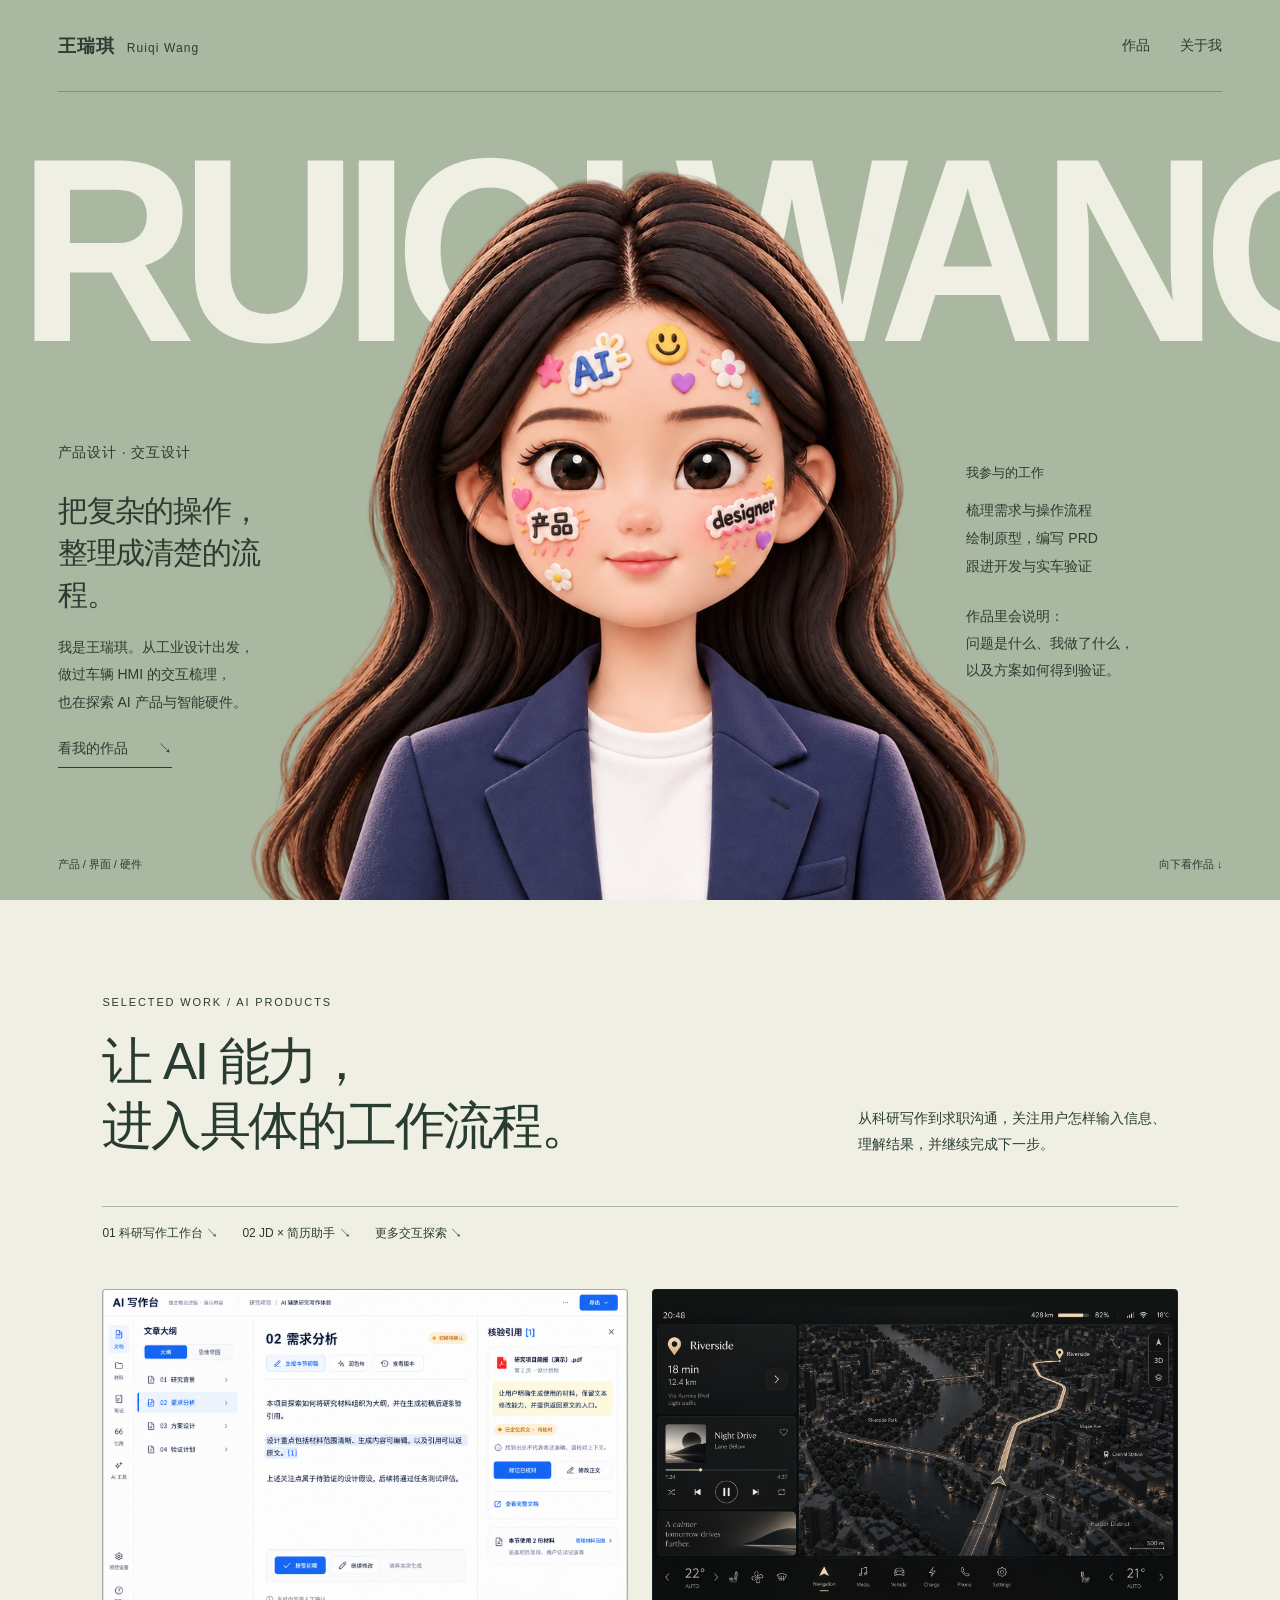
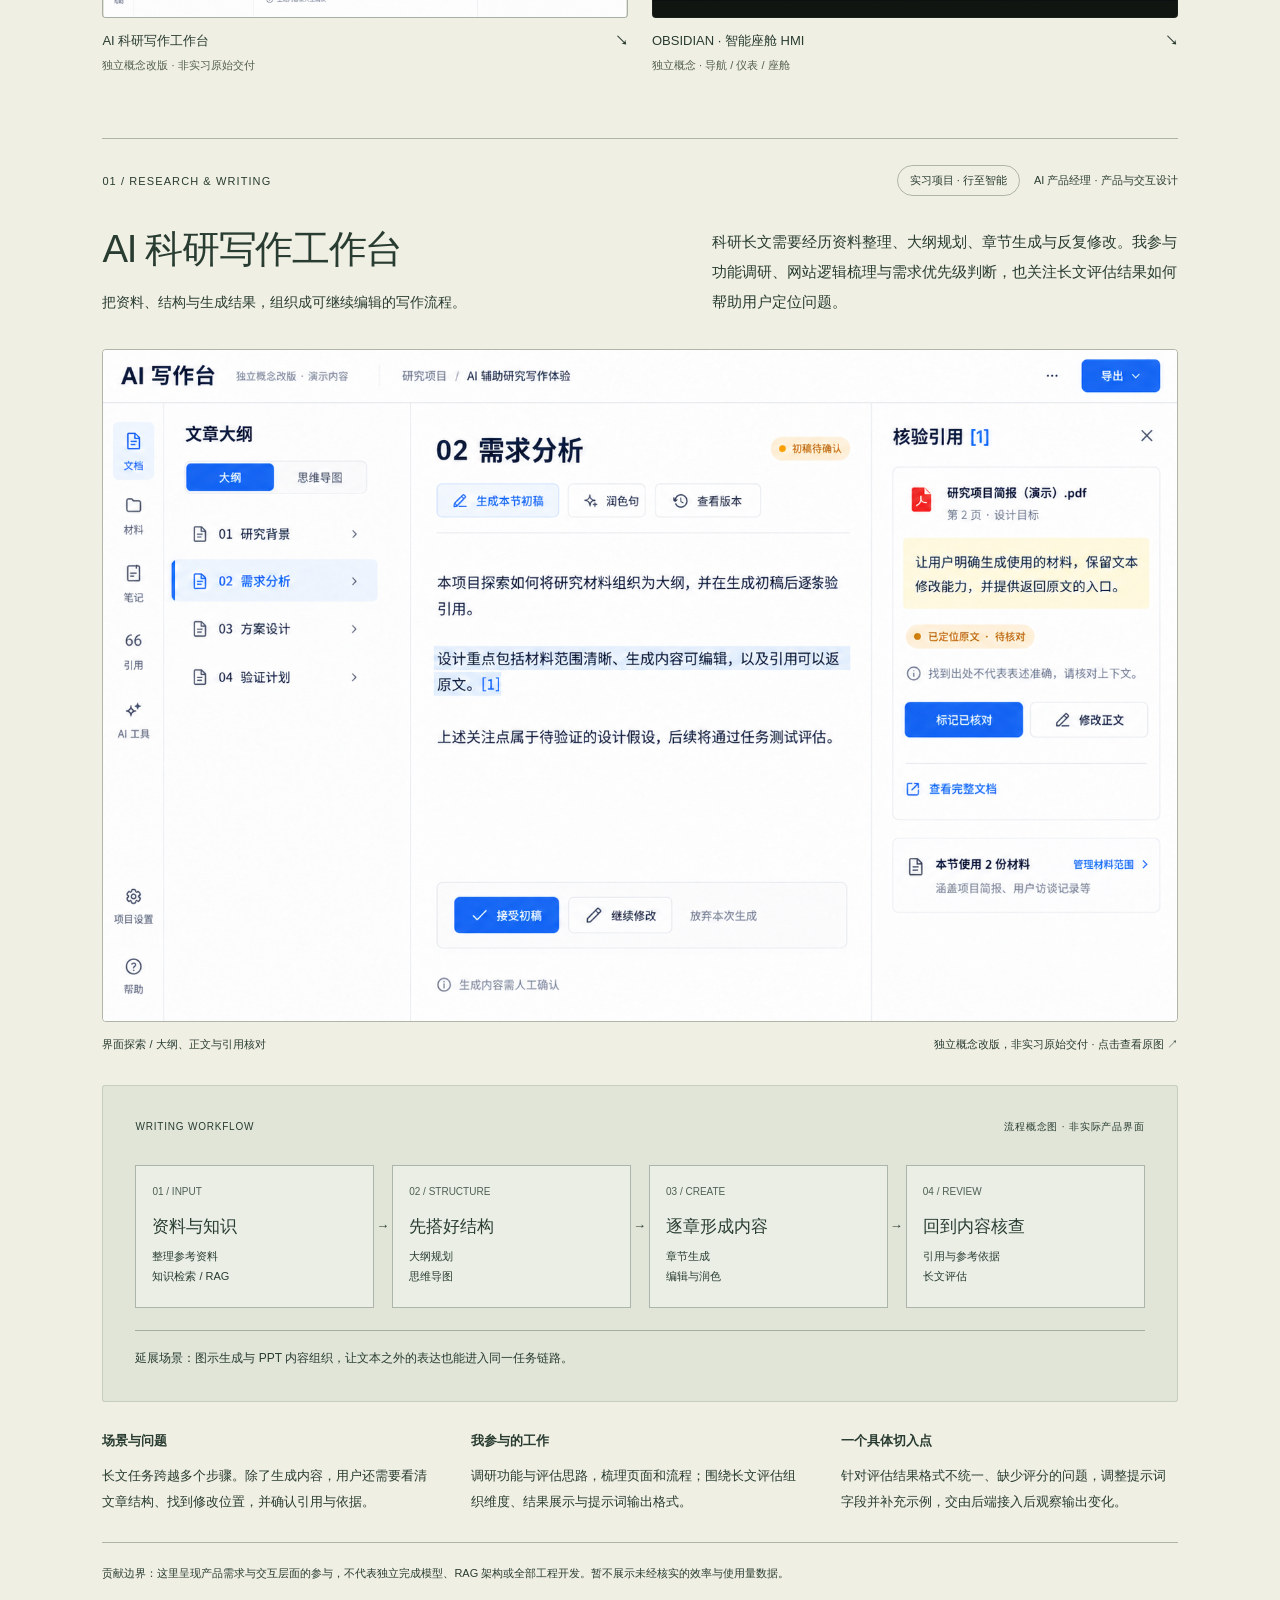
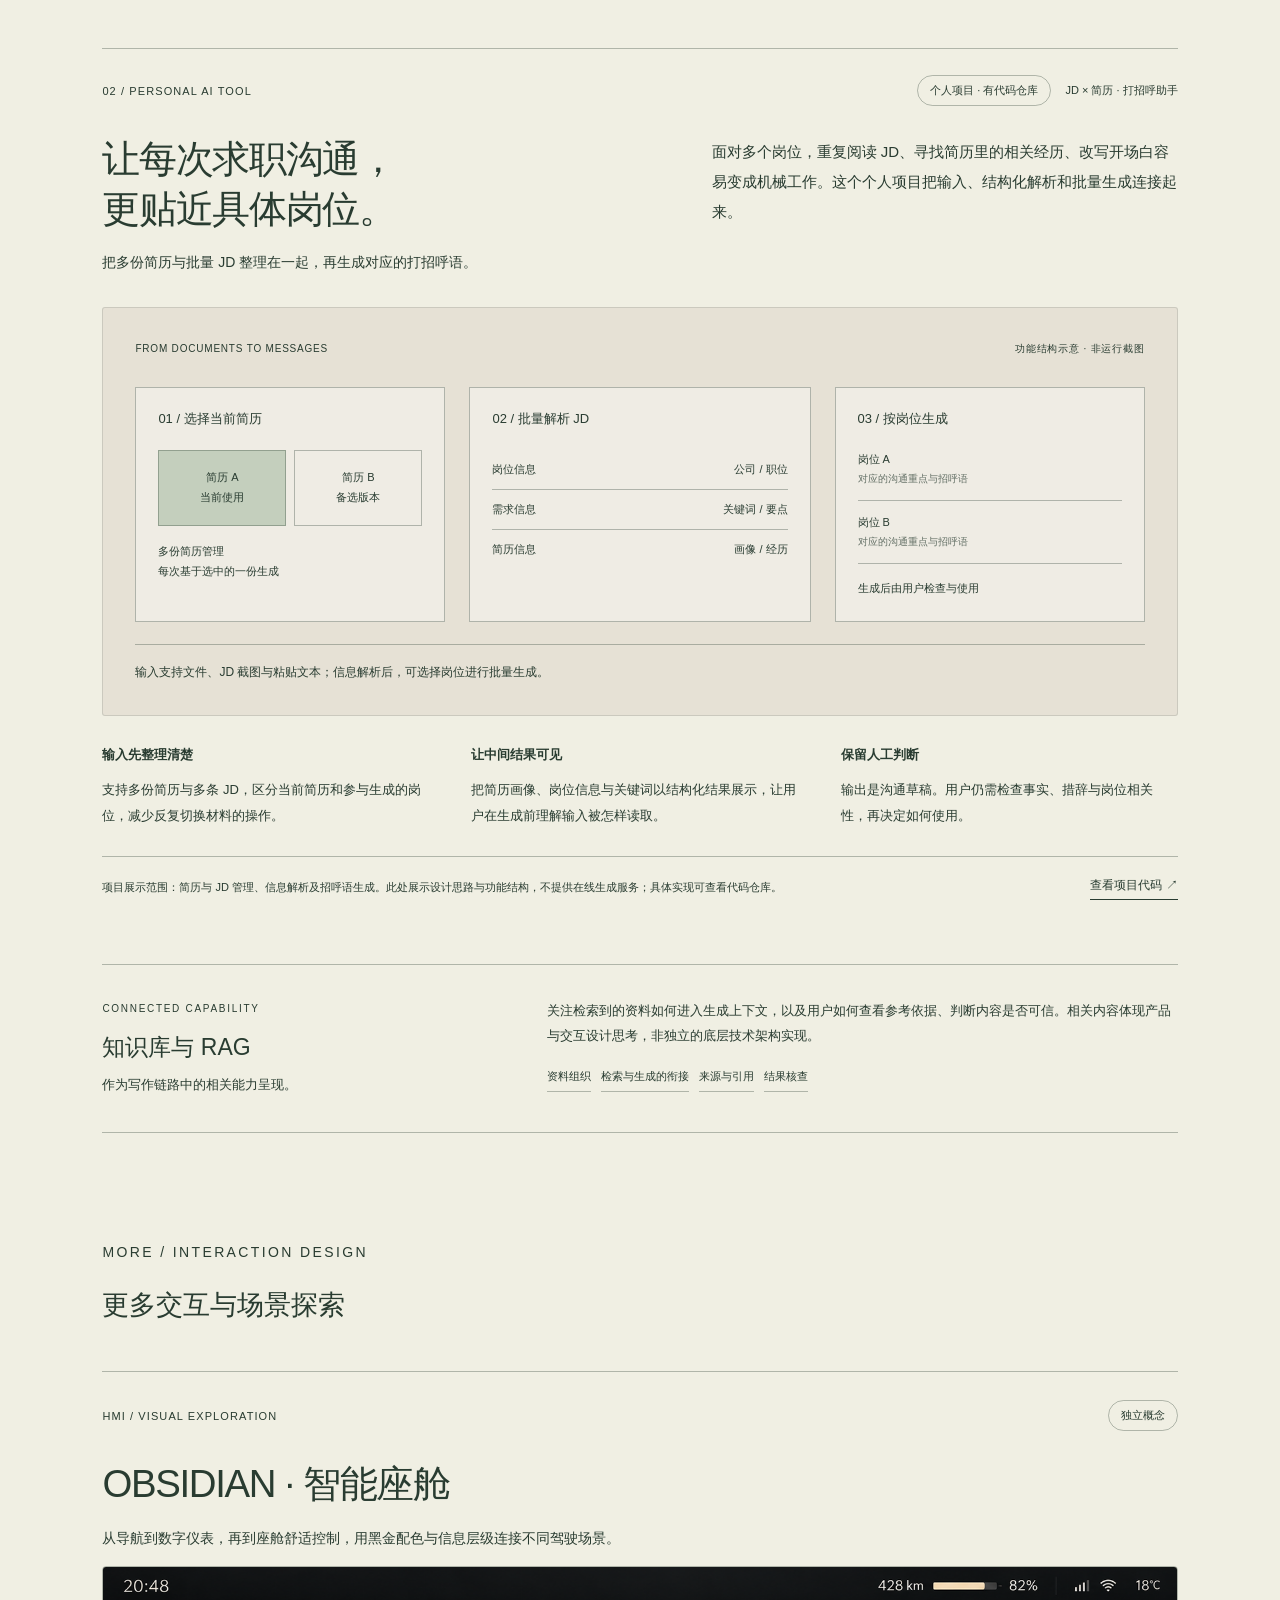
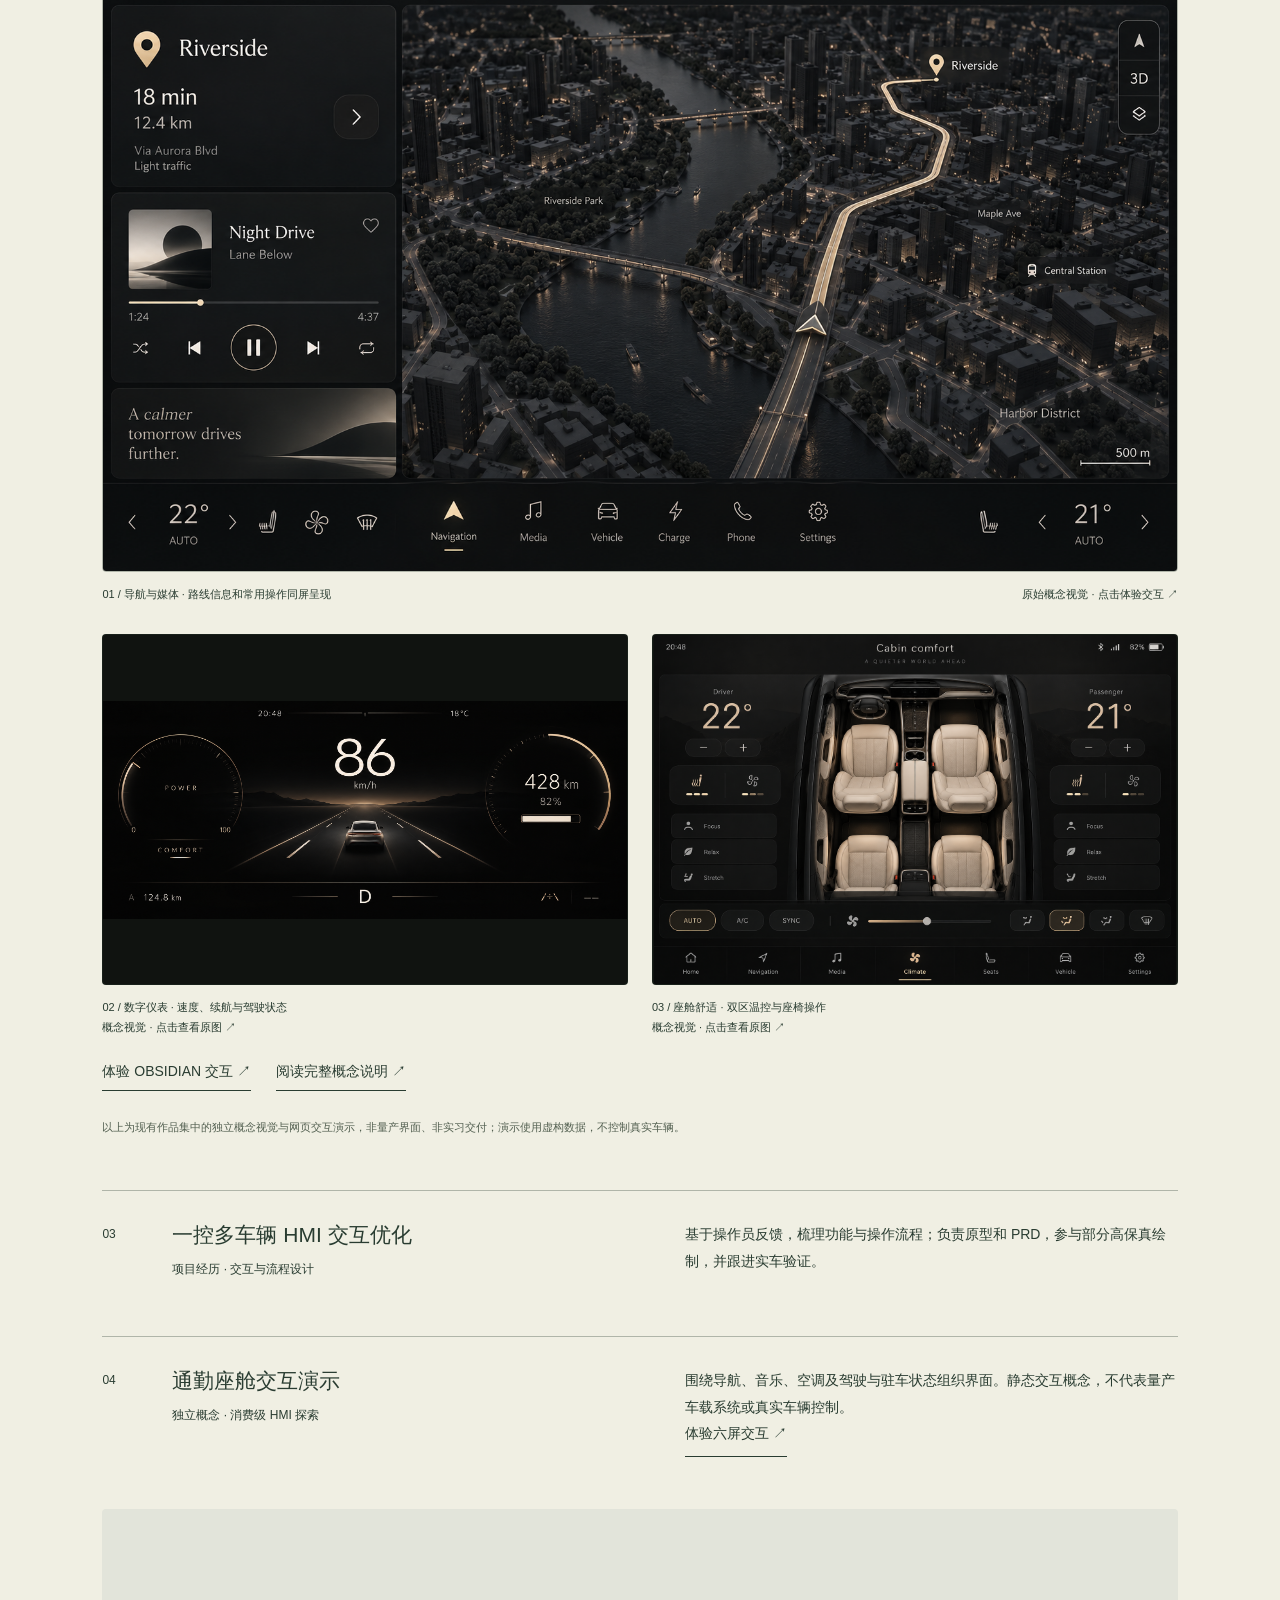
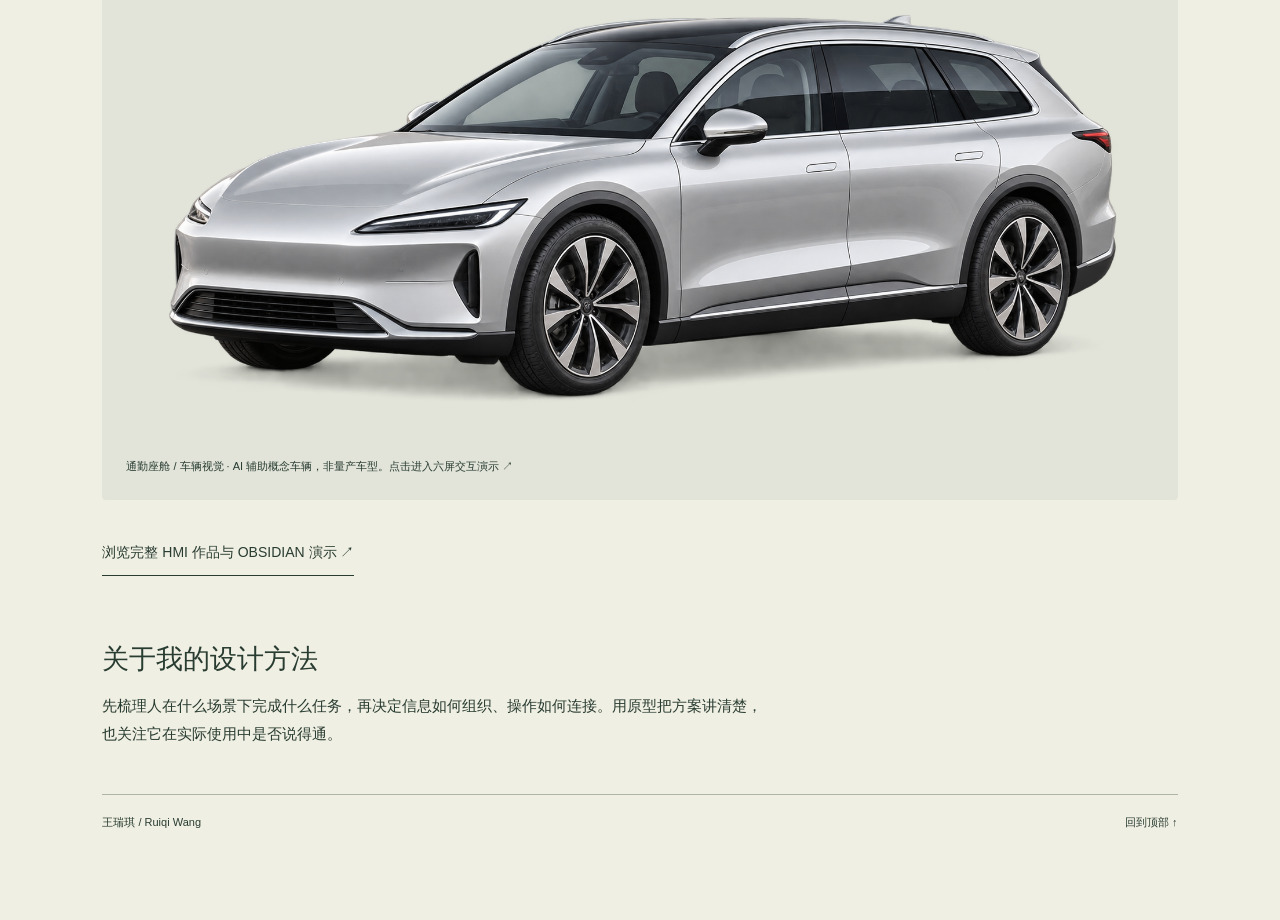
<file: index.html>
<!doctype html>
<html lang="zh-CN"><head><meta charset="UTF-8"><meta name="viewport" content="width=device-width,initial-scale=1"><title>王瑞琪 · AI 产品与交互作品集</title><meta name="description" content="王瑞琪的 AI 产品与交互设计作品集：科研写作工作台、JD × 简历助手，以及车载 HMI 交互探索。"><link rel="icon" href="./assets/favicon.svg" type="image/svg+xml"><style>
:root{--sage:#aab7a1;--ink:#293c31;--cream:#f0efe3;--line:rgba(41,60,49,.32)}*{box-sizing:border-box}html{scroll-behavior:smooth}body{margin:0;color:var(--ink);background:var(--cream);font-family:Arial,"Noto Sans CJK SC","Microsoft YaHei",sans-serif}a{color:inherit;text-decoration:none}a:focus-visible,button:focus-visible{outline:3px solid var(--ink);outline-offset:7px}.hero{background:var(--sage);position:relative;isolation:isolate;overflow:hidden;min-height:820px;height:100svh;max-height:1100px;padding:0 4.5vw}header{height:92px;border-bottom:1px solid var(--line);display:flex;align-items:center;justify-content:space-between;font-size:14px;position:relative;z-index:5}.brand{font-weight:600;font-size:18px;letter-spacing:.06em}.brand span{font-weight:400;font-size:12px;margin-left:12px}nav{display:flex;gap:30px}.composition{position:absolute;inset:92px 0 0}.name{position:absolute;top:5%;left:1.4%;width:97.2%;margin:0;line-height:.9;color:var(--cream);font-size:clamp(130px,20.5vw,340px);font-weight:700;letter-spacing:-.065em;white-space:nowrap;transform:scaleX(.94);transform-origin:left center;z-index:0}.portrait{position:absolute;bottom:0;left:50%;transform:translateX(-50%);width:min(64%,1000px);height:auto;top:0;bottom:auto;z-index:1;display:flex;justify-content:center;align-items:flex-start;pointer-events:none}.placeholder{width:100%;height:100%;position:relative;display:grid;place-items:center}.placeholder:before{content:"";position:absolute;width:46%;height:39%;top:3%;border:1px dashed rgba(41,60,49,.45);border-radius:48% 48% 45% 45%}.placeholder:after{content:"";position:absolute;inset:38% 2% -16%;border:1px dashed rgba(41,60,49,.45);border-radius:44% 44% 0 0}.placeholder-copy{position:relative;z-index:1;text-align:center;font-size:13px;line-height:1.9;background:var(--sage);padding:15px;max-width:250px}.placeholder-copy strong{font-size:16px;font-weight:500;display:block}.portrait img{display:block;height:auto;width:100%;max-width:none;flex:none}.side{position:absolute;z-index:3;top:43%;width:20%;max-width:280px}.intro{left:4.5%}.detail{right:4.5%;top:46%}.eyebrow{font-size:12px;letter-spacing:.06em;margin:0 0 23px}.intro h2{font-size:clamp(26px,2.35vw,38px);font-weight:500;line-height:1.4;margin:0 0 18px;letter-spacing:-.035em}.intro p,.detail p{font-size:14px;line-height:1.95;margin:0 0 23px}.detail h2{font-size:13px;font-weight:500;margin:0 0 14px}.detail ul{padding:0;list-style:none;margin:0 0 23px;font-size:14px;line-height:2}.text-link{display:inline-flex;gap:30px;align-items:center;border-bottom:1px solid var(--ink);padding:0 0 9px;font-size:14px}.footerline{position:absolute;bottom:28px;left:4.5%;right:4.5%;display:flex;justify-content:space-between;font-size:11px;z-index:3}.works{padding:72px 8vw 90px;max-width:1500px;margin:auto}.works h2{font-weight:500;font-size:30px;margin:0 0 12px}.works>p{font-size:14px;line-height:1.8}.project{display:grid;grid-template-columns:50px 1fr 1fr;gap:20px;padding:30px 0;border-top:1px solid var(--line);margin-top:28px}.project h3{margin:0 0 10px;font-size:21px;font-weight:500}.project p{margin:0;font-size:14px;line-height:1.9}.number{font-size:12px;padding-top:6px}.project small{font-size:12px}.review{border-top:1px solid var(--line);padding-top:20px;margin-top:40px;font-size:12px;line-height:1.9}.review strong{font-weight:600}.about{margin-top:55px;max-width:670px}.about p{line-height:1.9;font-size:15px}@media(min-width:1700px){.name{font-size:350px}.composition{max-width:1900px;margin:auto}.side{width:20%}}@media(max-width:1000px){.hero{height:auto;min-height:0;max-height:none;padding:0 24px}header{height:76px}.brand{font-size:16px}.brand span{display:none}nav{font-size:12px;gap:21px}.composition{position:relative;inset:auto;display:grid;grid-template-columns:1fr;min-height:0;padding-top:42px}.name{font-size:21vw;top:42px;left:-10px;width:calc(100% + 20px);transform:none;letter-spacing:-.065em}.portrait{position:relative;left:50%;top:auto;bottom:auto;transform:translateX(-50%);width:calc(100% + 48px);height:clamp(420px,66vw,580px);margin-top:8px;grid-row:1;overflow:hidden}.portrait img{width:clamp(480px,82vw,800px);height:auto;margin-top:-12px}.placeholder-copy{font-size:11px;max-width:210px}.placeholder-copy strong{font-size:14px}.placeholder:before{width:40%;top:3%}.placeholder:after{inset:38% 5% -3%}.side{position:relative;inset:auto;max-width:none;width:100%;z-index:3}.intro{padding-top:30px}.eyebrow{font-size:11px;margin:0 0 16px}.intro h2{font-size:29px;max-width:320px}.intro p{max-width:340px}.detail{border-top:1px solid var(--line);padding-top:25px;margin-top:32px;display:grid;grid-template-columns:1fr 1fr;gap:0 15px}.detail h2{grid-column:1/-1}.detail ul{font-size:12px}.detail p{font-size:12px}.footerline{position:relative;inset:auto;padding:24px 0;font-size:10px;border-top:1px solid var(--line);margin-top:5px}.works{padding:48px 24px}.works h2{font-size:26px}.project{grid-template-columns:25px 1fr;gap:12px}.project>p{grid-column:2}.project h3{font-size:19px}}@media(prefers-reduced-motion:reduce){html{scroll-behavior:auto}}

/* AI project extension; hero rules above are preserved. */
.ai-work{max-width:1500px;margin:auto;padding:96px 8vw 72px}.section-kicker{font-size:11px;letter-spacing:.17em;text-transform:uppercase;margin:0 0 22px}.ai-heading{display:flex;justify-content:space-between;gap:40px;align-items:end;margin-bottom:48px}.ai-heading h2{font-size:clamp(34px,4vw,58px);font-weight:500;letter-spacing:-.045em;line-height:1.25;margin:0}.ai-heading>p{font-size:14px;line-height:1.9;max-width:320px;margin:0}.ai-index{display:flex;gap:24px;flex-wrap:wrap;border-top:1px solid var(--line);padding:18px 0 42px;font-size:12px}.ai-index a{border-bottom:1px solid transparent;padding-bottom:4px}.ai-index a:hover{border-color:var(--ink)}.ai-case{scroll-margin-top:24px;border-top:1px solid var(--line);padding-top:26px;margin-bottom:64px}.case-meta{display:flex;align-items:center;gap:14px;flex-wrap:wrap;font-size:11px;margin-bottom:28px}.case-meta .case-no{margin-right:auto;font-variant-numeric:tabular-nums;letter-spacing:.1em}.pill{border:1px solid var(--line);border-radius:40px;padding:7px 12px}.ai-case-head{display:grid;grid-template-columns:1.2fr 1fr;gap:50px;align-items:start;margin-bottom:32px}.ai-case-head h3{font-weight:500;font-size:clamp(28px,3vw,43px);line-height:1.3;letter-spacing:-.035em;margin:0 0 15px}.case-sub{font-size:14px;line-height:1.9;margin:0;max-width:460px}.case-lead{margin:3px 0 0;font-size:15px;line-height:2}.diagram{border-radius:3px;padding:32px;background:#e0e5d8;border:1px solid rgba(41,60,49,.14);overflow:hidden}.diagram-label{display:flex;justify-content:space-between;gap:18px;font-size:10px;letter-spacing:.08em;margin-bottom:30px;line-height:1.7}.flow{display:grid;grid-template-columns:repeat(4,minmax(0,1fr));gap:18px}.flow-node{position:relative;min-height:126px;border:1px solid var(--line);padding:20px 16px;background:rgba(255,255,255,.32)}.flow-node:not(:last-child):after{content:'→';position:absolute;right:-16px;top:52px;font-size:13px}.flow-node small{font-size:10px;opacity:.8;display:block;margin-bottom:18px}.flow-node strong{display:block;font-weight:500;font-size:17px;margin-bottom:9px}.flow-node p{font-size:11px;line-height:1.8;margin:0}.flow-caption{font-size:12px;line-height:1.8;margin:22px 0 0;border-top:1px solid var(--line);padding-top:17px}.case-details{display:grid;grid-template-columns:repeat(3,minmax(0,1fr));gap:32px;padding:30px 0 0}.case-details h4{font-size:13px;font-weight:600;margin:0 0 13px}.case-details p{font-size:13px;line-height:1.95;margin:0}.case-foot{display:flex;justify-content:space-between;gap:28px;align-items:start;border-top:1px solid var(--line);padding-top:20px;margin-top:28px}.case-foot p{font-size:11px;line-height:1.9;max-width:720px;margin:0}.case-foot a{font-size:12px;white-space:nowrap;border-bottom:1px solid var(--ink);padding-bottom:5px}.jd-diagram{background:#e6e1d5}.jd-board{display:grid;grid-template-columns:1fr 1.1fr 1fr;gap:24px;align-items:stretch}.jd-column{border:1px solid var(--line);padding:22px;background:rgba(255,255,255,.35);min-width:0}.jd-column h4{font-size:13px;margin:0 0 22px;font-weight:500}.doc-stack{display:flex;gap:8px;margin-bottom:16px}.doc{border:1px solid var(--line);padding:17px 10px;width:50%;font-size:11px;text-align:center;line-height:1.8}.doc.selected{background:#c4cfbd}.mini-note{font-size:11px;line-height:1.8;margin:0}.field{display:flex;justify-content:space-between;gap:10px;padding:12px 0;border-bottom:1px solid var(--line);font-size:11px}.field:last-child{border-bottom:0}.output-row{border-bottom:1px solid var(--line);padding:12px 0;font-size:11px;line-height:1.8}.output-row:first-of-type{padding-top:0}.output-row span{display:block;opacity:.7;font-size:10px}.related{display:grid;grid-template-columns:1fr 1.6fr;gap:50px;padding:34px 0;border-top:1px solid var(--line);border-bottom:1px solid var(--line)}.related h3{font-size:23px;font-weight:500;margin:0 0 10px}.related p{font-size:13px;line-height:1.9;margin:0}.related .section-kicker{font-size:10px;margin-bottom:14px}.related-tags{display:flex;flex-wrap:wrap;gap:10px;margin-top:20px}.related-tags span{font-size:11px;border-bottom:1px solid var(--line);padding-bottom:7px}.other-work{padding-top:35px}.other-work h2{font-size:27px}.about{margin-top:65px}.review{color:#536051}.endline{display:flex;justify-content:space-between;margin-top:45px;padding-top:20px;border-top:1px solid var(--line);font-size:11px}
@media(max-width:1000px){.ai-work{padding:56px 24px 32px}.ai-heading{display:block;margin-bottom:30px}.ai-heading>p{margin-top:24px;max-width:520px}.ai-case-head{gap:28px}.diagram{padding:24px}.flow{gap:12px}.flow-node{padding:16px 12px}.flow-node:not(:last-child):after{right:-12px}.jd-board{gap:12px}.jd-column{padding:16px}.case-details{gap:24px}.related{gap:28px}}
@media(max-width:640px){.ai-case-head{grid-template-columns:1fr;gap:18px}.ai-heading h2{font-size:36px}.ai-index{gap:17px;font-size:11px;padding-bottom:30px}.case-meta{gap:8px}.case-meta .case-no{width:100%;margin-bottom:7px}.diagram{padding:20px 16px}.diagram-label{display:block;margin-bottom:20px}.diagram-label span{display:block;margin-top:6px}.flow{grid-template-columns:1fr 1fr;gap:12px}.flow-node:not(:last-child):after{content:none}.flow-node{min-height:140px}.flow-node strong{font-size:16px}.case-details{grid-template-columns:1fr;gap:23px}.case-foot{flex-direction:column;gap:16px}.jd-board{grid-template-columns:1fr}.jd-column{padding:20px}.jd-column h4{margin-bottom:15px}.related{grid-template-columns:1fr;gap:20px}.ai-case{margin-bottom:48px}.endline{gap:20px;font-size:10px}}


/* Published project visuals: reused from the existing public portfolio. */
.visual-index{display:grid;grid-template-columns:1fr 1fr;gap:24px;margin:0 0 64px}.visual-card{display:block;min-width:0}.visual-card img{display:block;width:100%;height:auto;aspect-ratio:16/10;object-fit:contain;background:#e2e4da;border:1px solid var(--line);border-radius:4px}.visual-card.dark img{background:#111512}.visual-card span{display:flex;justify-content:space-between;gap:15px;font-size:13px;margin-top:14px}.visual-card small{display:block;font-size:11px;line-height:1.7;margin-top:6px;color:#536051}.project-figure{margin:0 0 30px;min-width:0}.project-figure a{display:block}.project-figure img{display:block;width:100%;height:auto;border-radius:4px;border:1px solid var(--line)}.project-figure figcaption{display:flex;justify-content:space-between;gap:20px;font-size:11px;line-height:1.8;margin-top:13px}.hmi-feature{margin:48px 0 52px;padding-top:28px;border-top:1px solid var(--line);scroll-margin-top:24px}.hmi-feature h3{font-size:clamp(27px,3vw,42px);font-weight:500;letter-spacing:-.035em;margin:0 0 15px}.hmi-feature>p{font-size:14px;line-height:1.9;max-width:740px}.hmi-gallery{display:grid;grid-template-columns:1fr 1fr;gap:24px;margin-top:28px}.hmi-gallery .project-figure{margin:0}.hmi-gallery img{height:auto;aspect-ratio:3/2;object-fit:contain;background:#101310}.hmi-actions{display:flex;flex-wrap:wrap;gap:25px;margin:26px 0}.concept-note{font-size:11px!important;color:#536051}.commute-figure{margin:22px 0 40px;padding:24px;background:#e2e4da;border-radius:4px}.commute-figure img{width:100%;height:auto;display:block}.commute-figure figcaption{font-size:11px;line-height:1.8;margin-top:10px}.project-figure a:hover img,.visual-card:hover img{outline:2px solid var(--ink);outline-offset:4px}@media(max-width:640px){.visual-index{grid-template-columns:1fr;gap:28px;margin-bottom:45px}.hmi-gallery{grid-template-columns:1fr;gap:26px}.project-figure figcaption{flex-direction:column;gap:4px}.commute-figure{padding:15px}.visual-card span{font-size:12px}}
</style></head><body>
<section class="hero" id="top" aria-label="个人介绍"><header><a class="brand" href="#top">王瑞琪<span>Ruiqi Wang</span></a><nav aria-label="主要导航"><a href="#work">作品</a><a href="#about">关于我</a></nav></header><div class="composition"><h1 class="name" aria-label="Ruiqi Wang">RUIQI WANG</h1><div class="portrait"><img src="./assets/ruiqi-portrait-hero.webp" width="1086" height="1448" alt="王瑞琪的 AI 卡通个人形象，大幅近景，长发、蓝色西装和设计主题贴纸"></div><div class="side intro"><p class="eyebrow">产品设计 · 交互设计</p><h2>把复杂的操作，<br>整理成清楚的流程。</h2><p>我是王瑞琪。从工业设计出发，<br>做过车辆 HMI 的交互梳理，<br>也在探索 AI 产品与智能硬件。</p><a class="text-link" href="#work">看我的作品 <span aria-hidden="true">↘</span></a></div><div class="side detail"><h2>我参与的工作</h2><ul><li>梳理需求与操作流程</li><li>绘制原型，编写 PRD</li><li>跟进开发与实车验证</li></ul><p>作品里会说明：<br>问题是什么、我做了什么，<br>以及方案如何得到验证。</p></div></div><div class="footerline"><span>产品 / 界面 / 硬件</span><span>向下看作品 ↓</span></div></section>
<main>
<section class="ai-work" id="work" aria-labelledby="work-title">
<p class="section-kicker">Selected work / AI products</p>
<div class="ai-heading"><h2 id="work-title">让 AI 能力，<br>进入具体的工作流程。</h2><p>从科研写作到求职沟通，关注用户怎样输入信息、理解结果，并继续完成下一步。</p></div>
<nav class="ai-index" aria-label="作品目录"><a href="#ai-writing">01 科研写作工作台 ↘</a><a href="#jd-assistant">02 JD × 简历助手 ↘</a><a href="#other-work">更多交互探索 ↘</a></nav>
<div class="visual-index" aria-label="作品视觉预览"><a class="visual-card" href="#ai-writing"><img src="./assets/ai-writing-concept.png" width="1586" height="992" loading="lazy" decoding="async" alt="AI 写作台独立概念改版：文章大纲、正文编辑与引用核对"><span>AI 科研写作工作台 <b aria-hidden="true">↘</b></span><small>独立概念改版 · 非实习原始交付</small></a><a class="visual-card dark" href="#hmi-visuals"><img src="./obsidian/assets/navigation.png" width="1672" height="941" loading="lazy" decoding="async" alt="OBSIDIAN 黑金车载 HMI 导航概念视觉"><span>OBSIDIAN · 智能座舱 HMI <b aria-hidden="true">↘</b></span><small>独立概念 · 导航 / 仪表 / 座舱</small></a></div>
<article class="ai-case" id="ai-writing">
<div class="case-meta"><span class="case-no">01 / RESEARCH & WRITING</span><span class="pill">实习项目 · 行至智能</span><span>AI 产品经理 · 产品与交互设计</span></div>
<div class="ai-case-head"><div><h3>AI 科研写作工作台</h3><p class="case-sub">把资料、结构与生成结果，组织成可继续编辑的写作流程。</p></div><p class="case-lead">科研长文需要经历资料整理、大纲规划、章节生成与反复修改。我参与功能调研、网站逻辑梳理与需求优先级判断，也关注长文评估结果如何帮助用户定位问题。</p></div>
<figure class="project-figure"><a href="./assets/ai-writing-concept.png" target="_blank" rel="noopener noreferrer" aria-label="查看 AI 写作台概念图原图"><img src="./assets/ai-writing-concept.png" width="1586" height="992" loading="lazy" decoding="async" alt="AI 写作台独立概念改版：左侧组织文章大纲，中间编辑章节，右侧核验引用来源"></a><figcaption><span>界面探索 / 大纲、正文与引用核对</span><span>独立概念改版，非实习原始交付 · 点击查看原图 ↗</span></figcaption></figure>
<div class="diagram" role="img" aria-label="科研写作流程示意：资料与知识检索、大纲与思维导图、章节生成与润色、引用与长文评估。这是作品集概念图，不是产品截图。">
<div class="diagram-label">WRITING WORKFLOW<span>流程概念图 · 非实际产品界面</span></div>
<div class="flow"><div class="flow-node"><small>01 / INPUT</small><strong>资料与知识</strong><p>整理参考资料<br>知识检索 / RAG</p></div><div class="flow-node"><small>02 / STRUCTURE</small><strong>先搭好结构</strong><p>大纲规划<br>思维导图</p></div><div class="flow-node"><small>03 / CREATE</small><strong>逐章形成内容</strong><p>章节生成<br>编辑与润色</p></div><div class="flow-node"><small>04 / REVIEW</small><strong>回到内容核查</strong><p>引用与参考依据<br>长文评估</p></div></div>
<p class="flow-caption">延展场景：图示生成与 PPT 内容组织，让文本之外的表达也能进入同一任务链路。</p></div>
<div class="case-details"><div><h4>场景与问题</h4><p>长文任务跨越多个步骤。除了生成内容，用户还需要看清文章结构、找到修改位置，并确认引用与依据。</p></div><div><h4>我参与的工作</h4><p>调研功能与评估思路，梳理页面和流程；围绕长文评估组织维度、结果展示与提示词输出格式。</p></div><div><h4>一个具体切入点</h4><p>针对评估结果格式不统一、缺少评分的问题，调整提示词字段并补充示例，交由后端接入后观察输出变化。</p></div></div>
<div class="case-foot"><p>贡献边界：这里呈现产品需求与交互层面的参与，不代表独立完成模型、RAG 架构或全部工程开发。暂不展示未经核实的效率与使用量数据。</p></div>
</article>
<article class="ai-case" id="jd-assistant">
<div class="case-meta"><span class="case-no">02 / PERSONAL AI TOOL</span><span class="pill">个人项目 · 有代码仓库</span><span>JD × 简历 · 打招呼助手</span></div>
<div class="ai-case-head"><div><h3>让每次求职沟通，<br>更贴近具体岗位。</h3><p class="case-sub">把多份简历与批量 JD 整理在一起，再生成对应的打招呼语。</p></div><p class="case-lead">面对多个岗位，重复阅读 JD、寻找简历里的相关经历、改写开场白容易变成机械工作。这个个人项目把输入、结构化解析和批量生成连接起来。</p></div>
<div class="diagram jd-diagram" role="img" aria-label="JD 简历助手流程示意：管理多份简历并选择当前版本，解析批量 JD，生成每个岗位的打招呼语。此图为功能结构示意，不是运行截图。">
<div class="diagram-label">FROM DOCUMENTS TO MESSAGES<span>功能结构示意 · 非运行截图</span></div>
<div class="jd-board"><div class="jd-column"><h4>01 / 选择当前简历</h4><div class="doc-stack"><div class="doc selected">简历 A<br>当前使用</div><div class="doc">简历 B<br>备选版本</div></div><p class="mini-note">多份简历管理<br>每次基于选中的一份生成</p></div><div class="jd-column"><h4>02 / 批量解析 JD</h4><div class="field"><span>岗位信息</span><span>公司 / 职位</span></div><div class="field"><span>需求信息</span><span>关键词 / 要点</span></div><div class="field"><span>简历信息</span><span>画像 / 经历</span></div></div><div class="jd-column"><h4>03 / 按岗位生成</h4><div class="output-row">岗位 A<span>对应的沟通重点与招呼语</span></div><div class="output-row">岗位 B<span>对应的沟通重点与招呼语</span></div><p class="mini-note" style="margin-top:15px">生成后由用户检查与使用</p></div></div>
<p class="flow-caption">输入支持文件、JD 截图与粘贴文本；信息解析后，可选择岗位进行批量生成。</p></div>
<div class="case-details"><div><h4>输入先整理清楚</h4><p>支持多份简历与多条 JD，区分当前简历和参与生成的岗位，减少反复切换材料的操作。</p></div><div><h4>让中间结果可见</h4><p>把简历画像、岗位信息与关键词以结构化结果展示，让用户在生成前理解输入被怎样读取。</p></div><div><h4>保留人工判断</h4><p>输出是沟通草稿。用户仍需检查事实、措辞与岗位相关性，再决定如何使用。</p></div></div>
<div class="case-foot"><p>项目展示范围：简历与 JD 管理、信息解析及招呼语生成。此处展示设计思路与功能结构，不提供在线生成服务；具体实现可查看代码仓库。</p><a href="https://github.com/Ruiqi1213/jd-resume-assistant" target="_blank" rel="noopener noreferrer">查看项目代码 ↗</a></div>
</article>
<aside class="related"><div><p class="section-kicker">Connected capability</p><h3>知识库与 RAG</h3><p>作为写作链路中的相关能力呈现。</p></div><div><p>关注检索到的资料如何进入生成上下文，以及用户如何查看参考依据、判断内容是否可信。相关内容体现产品与交互设计思考，非独立的底层技术架构实现。</p><div class="related-tags"><span>资料组织</span><span>检索与生成的衔接</span><span>来源与引用</span><span>结果核查</span></div></div></aside>
</section>
<section class="works other-work" id="other-work"><p class="section-kicker">More / Interaction design</p><h2>更多交互与场景探索</h2><article class="hmi-feature" id="hmi-visuals"><div class="case-meta"><span class="case-no">HMI / VISUAL EXPLORATION</span><span class="pill">独立概念</span></div><h3>OBSIDIAN · 智能座舱</h3><p>从导航到数字仪表，再到座舱舒适控制，用黑金配色与信息层级连接不同驾驶场景。</p><figure class="project-figure"><a href="./obsidian/index.html" target="_blank" rel="noopener noreferrer" aria-label="打开 OBSIDIAN 智能座舱交互演示"><img src="./obsidian/assets/navigation.png" width="1672" height="941" loading="lazy" decoding="async" alt="OBSIDIAN 导航概念视觉：路线地图、行程信息与媒体控制"></a><figcaption><span>01 / 导航与媒体 · 路线信息和常用操作同屏呈现</span><span>原始概念视觉 · 点击体验交互 ↗</span></figcaption></figure><div class="hmi-gallery"><figure class="project-figure"><a href="./obsidian/assets/cluster.png" target="_blank" rel="noopener noreferrer" aria-label="查看OBSIDIAN 数字仪表概念视觉：中央车速、两侧能量与续航信息原图"><img src="./obsidian/assets/cluster.png" width="1942" height="809" loading="lazy" decoding="async" alt="OBSIDIAN 数字仪表概念视觉：中央车速、两侧能量与续航信息"></a><figcaption>02 / 数字仪表 · 速度、续航与驾驶状态<br>概念视觉 · 点击查看原图 ↗</figcaption></figure><figure class="project-figure"><a href="./obsidian/assets/cabin.png" target="_blank" rel="noopener noreferrer" aria-label="查看OBSIDIAN 座舱概念视觉：车辆俯视图、双区温控、座椅舒适控制原图"><img src="./obsidian/assets/cabin.png" width="1536" height="1024" loading="lazy" decoding="async" alt="OBSIDIAN 座舱概念视觉：车辆俯视图、双区温控、座椅舒适控制"></a><figcaption>03 / 座舱舒适 · 双区温控与座椅操作<br>概念视觉 · 点击查看原图 ↗</figcaption></figure></div><div class="hmi-actions"><a class="text-link" href="./obsidian/index.html" target="_blank" rel="noopener noreferrer">体验 OBSIDIAN 交互 ↗</a><a class="text-link" href="./hmi-portfolio.html#project-obsidian">阅读完整概念说明 ↗</a></div><p class="concept-note">以上为现有作品集中的独立概念视觉与网页交互演示，非量产界面、非实习交付；演示使用虚构数据，不控制真实车辆。</p></article><article class="project"><span class="number">03</span><div><h3>一控多车辆 HMI 交互优化</h3><small>项目经历 · 交互与流程设计</small></div><p>基于操作员反馈，梳理功能与操作流程；负责原型和 PRD，参与部分高保真绘制，并跟进实车验证。</p></article><article class="project"><span class="number">04</span><div><h3>通勤座舱交互演示</h3><small>独立概念 · 消费级 HMI 探索</small></div><p>围绕导航、音乐、空调及驾驶与驻车状态组织界面。静态交互概念，不代表量产车载系统或真实车辆控制。<br><a class="text-link" href="./hmi.html?view=overview" target="_blank" rel="noopener noreferrer">体验六屏交互 ↗</a></p></article>
<figure class="commute-figure"><a href="./hmi.html?view=overview" target="_blank" rel="noopener noreferrer" aria-label="体验通勤座舱六屏交互"><img src="./assets/hmi-silver-car.png" width="1774" height="887" loading="lazy" decoding="async" alt="通勤座舱演示中的无品牌银色概念旅行车，AI 辅助视觉"></a><figcaption>通勤座舱 / 车辆视觉 · AI 辅助概念车辆，非量产车型。点击进入六屏交互演示 ↗</figcaption></figure><p><a class="text-link" href="./hmi-portfolio.html">浏览完整 HMI 作品与 OBSIDIAN 演示 ↗</a></p>
<section class="about" id="about"><h2>关于我的设计方法</h2><p>先梳理人在什么场景下完成什么任务，再决定信息如何组织、操作如何连接。用原型把方案讲清楚，也关注它在实际使用中是否说得通。</p></section>

<div class="endline"><span>王瑞琪 / Ruiqi Wang</span><a href="#top">回到顶部 ↑</a></div>
</section></main></body></html>
</file>
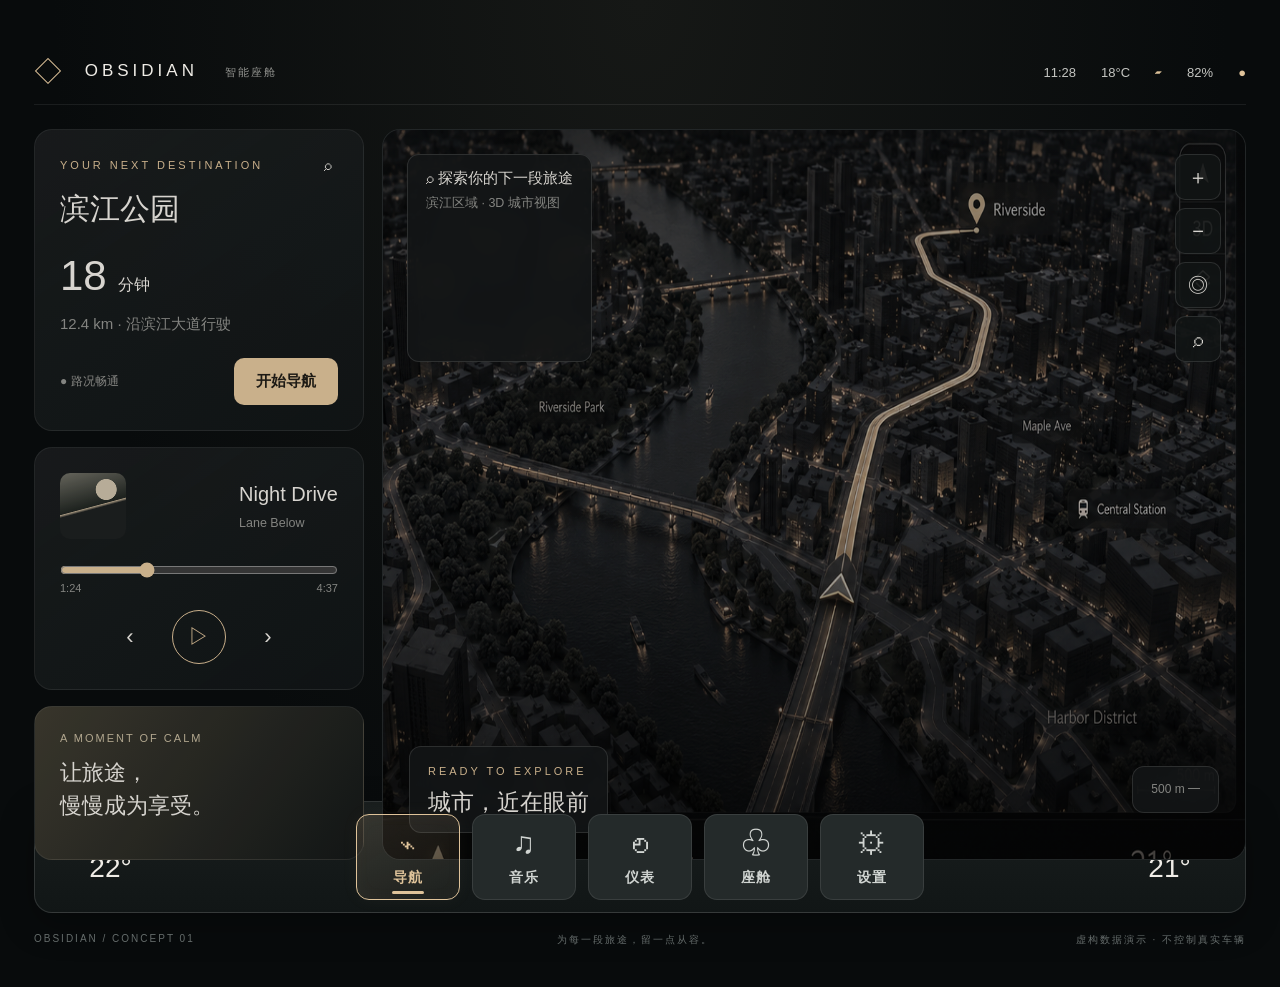
<file: obsidian/index.html>
<!doctype html>
<html lang="zh-CN"><head><meta charset="UTF-8"><meta name="viewport" content="width=device-width,initial-scale=1"><meta name="referrer" content="no-referrer"><meta http-equiv="Content-Security-Policy" content="default-src 'none'; script-src 'self'; style-src 'self' 'unsafe-inline'; img-src 'self'; font-src 'self'; connect-src 'none'; media-src 'none'; object-src 'none'; frame-src 'none'; worker-src 'none'; form-action 'none'; base-uri 'none'"><meta name="description" content="OBSIDIAN 智能座舱 HMI 个人独立概念。虚构数据与模拟控制，不连接真实车辆。"><title>OBSIDIAN · 智能座舱</title><link rel="stylesheet" href="style.css"><link rel="stylesheet" href="settings.css"><link rel="stylesheet" href="integration.css"></head><body>
<div class="shell"><header><div class="brand"><span class="mark">◇</span> OBSIDIAN <small>智能座舱</small></div><div class="status"><span id="clock">20:48</span><span>18°C</span><span class="battery">▰</span> 82% <span class="online">●</span></div></header>
<main id="view"></main>
<footer><button class="temperature" data-action="quickTemp" data-side="driver"><span>驾驶席</span><b id="driverTemp">22°</b></button><nav id="nav" aria-label="座舱五模块"></nav><button class="temperature" data-action="quickTemp" data-side="passenger"><span>副驾驶</span><b id="passengerTemp">21°</b></button></footer>
<div class="toast" id="toast" role="status" aria-live="polite"></div><dialog id="destinationDialog" aria-labelledby="destination-title"><form id="destinationForm"><div class="dialoghead"><h2 id="destination-title">前往哪里？</h2><button type="button" data-action="closeDialog" aria-label="关闭">×</button></div><label for="destinationInput">搜索目的地</label><input id="destinationInput" placeholder="输入目的地名称" required maxlength="40"><div class="suggestions"><button type="button" data-action="destination" data-value="滨江公园">滨江公园 <small>12.4 km</small></button><button type="button" data-action="destination" data-value="城市美术馆">城市美术馆 <small>8.6 km</small></button><button type="button" data-action="destination" data-value="回家">回家 <small>6.2 km</small></button></div><button class="primary" type="button" data-action="planDestination">规划路线 →</button></form></dialog>
<div class="caption"><span>OBSIDIAN / CONCEPT 01</span><span>为每一段旅途，留一点从容。</span><span>虚构数据演示 · 不控制真实车辆</span></div></div><script src="app.js"></script></body></html>
</file>
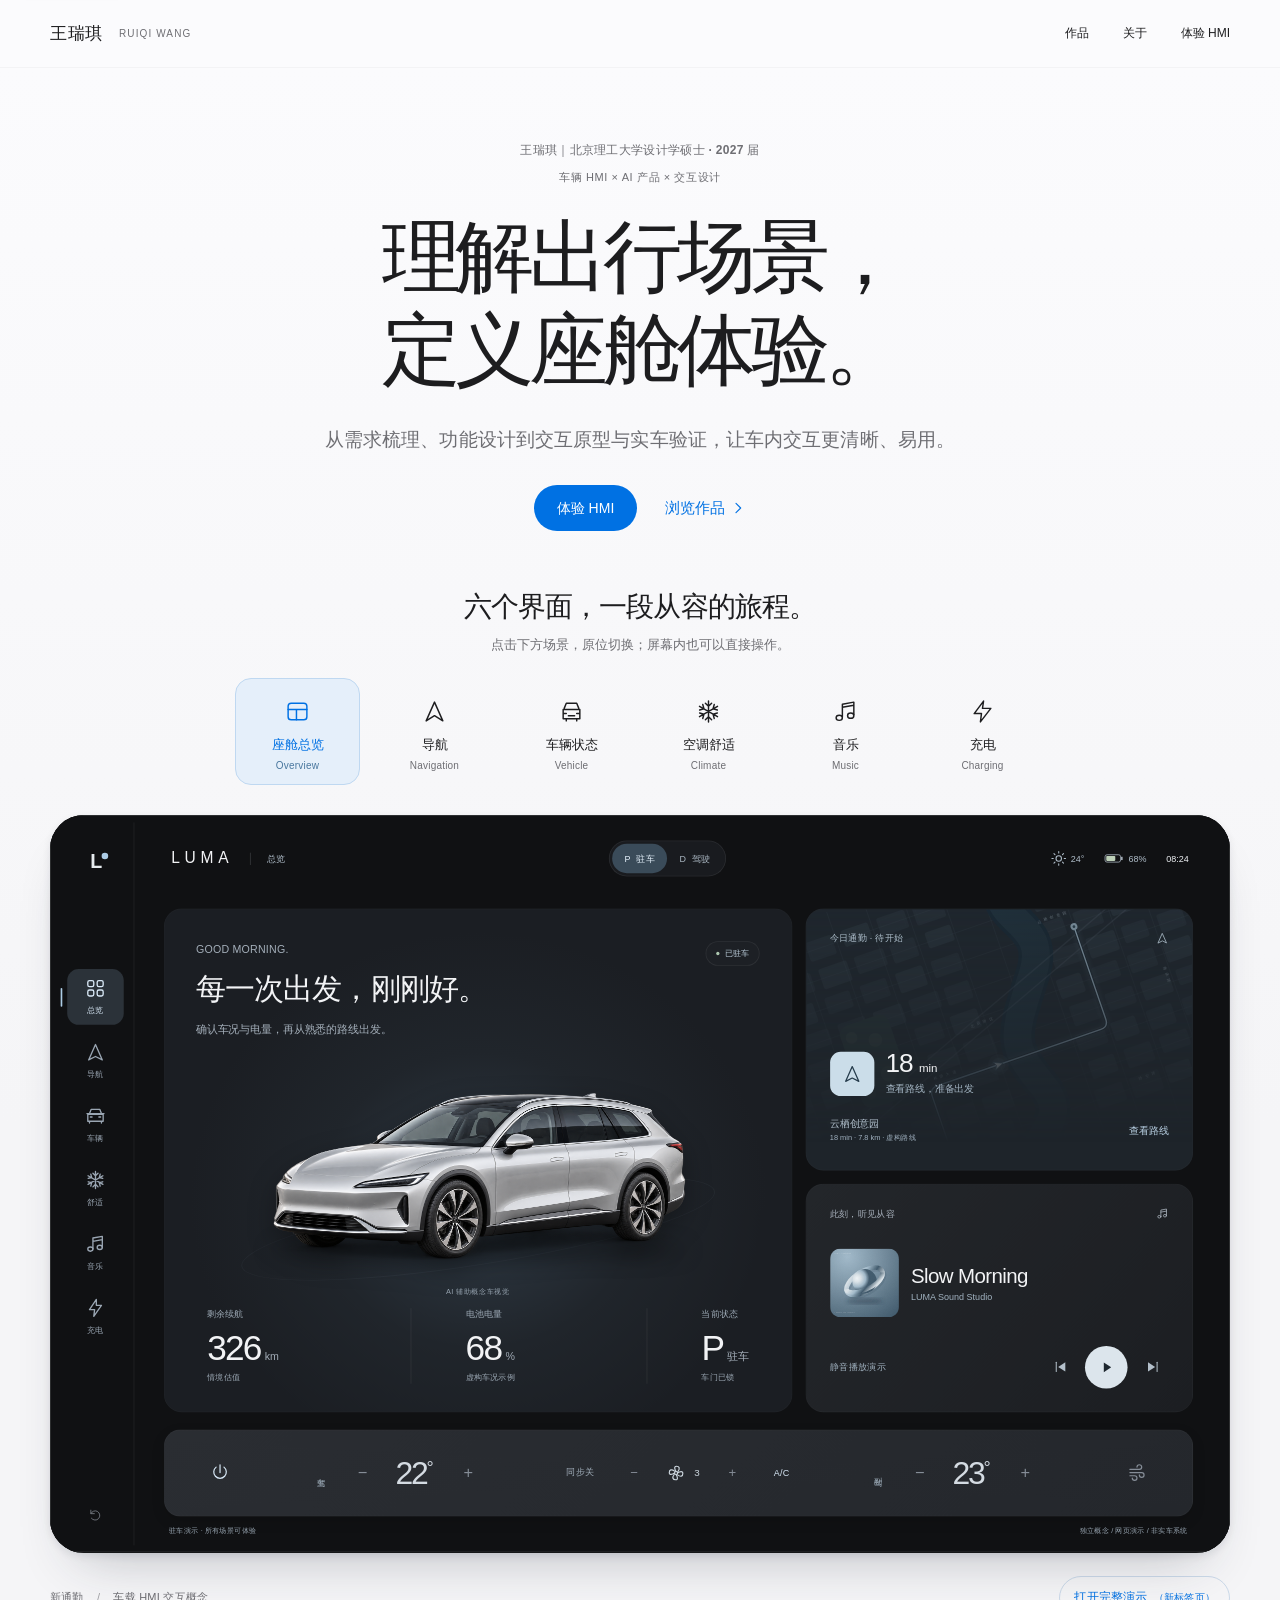
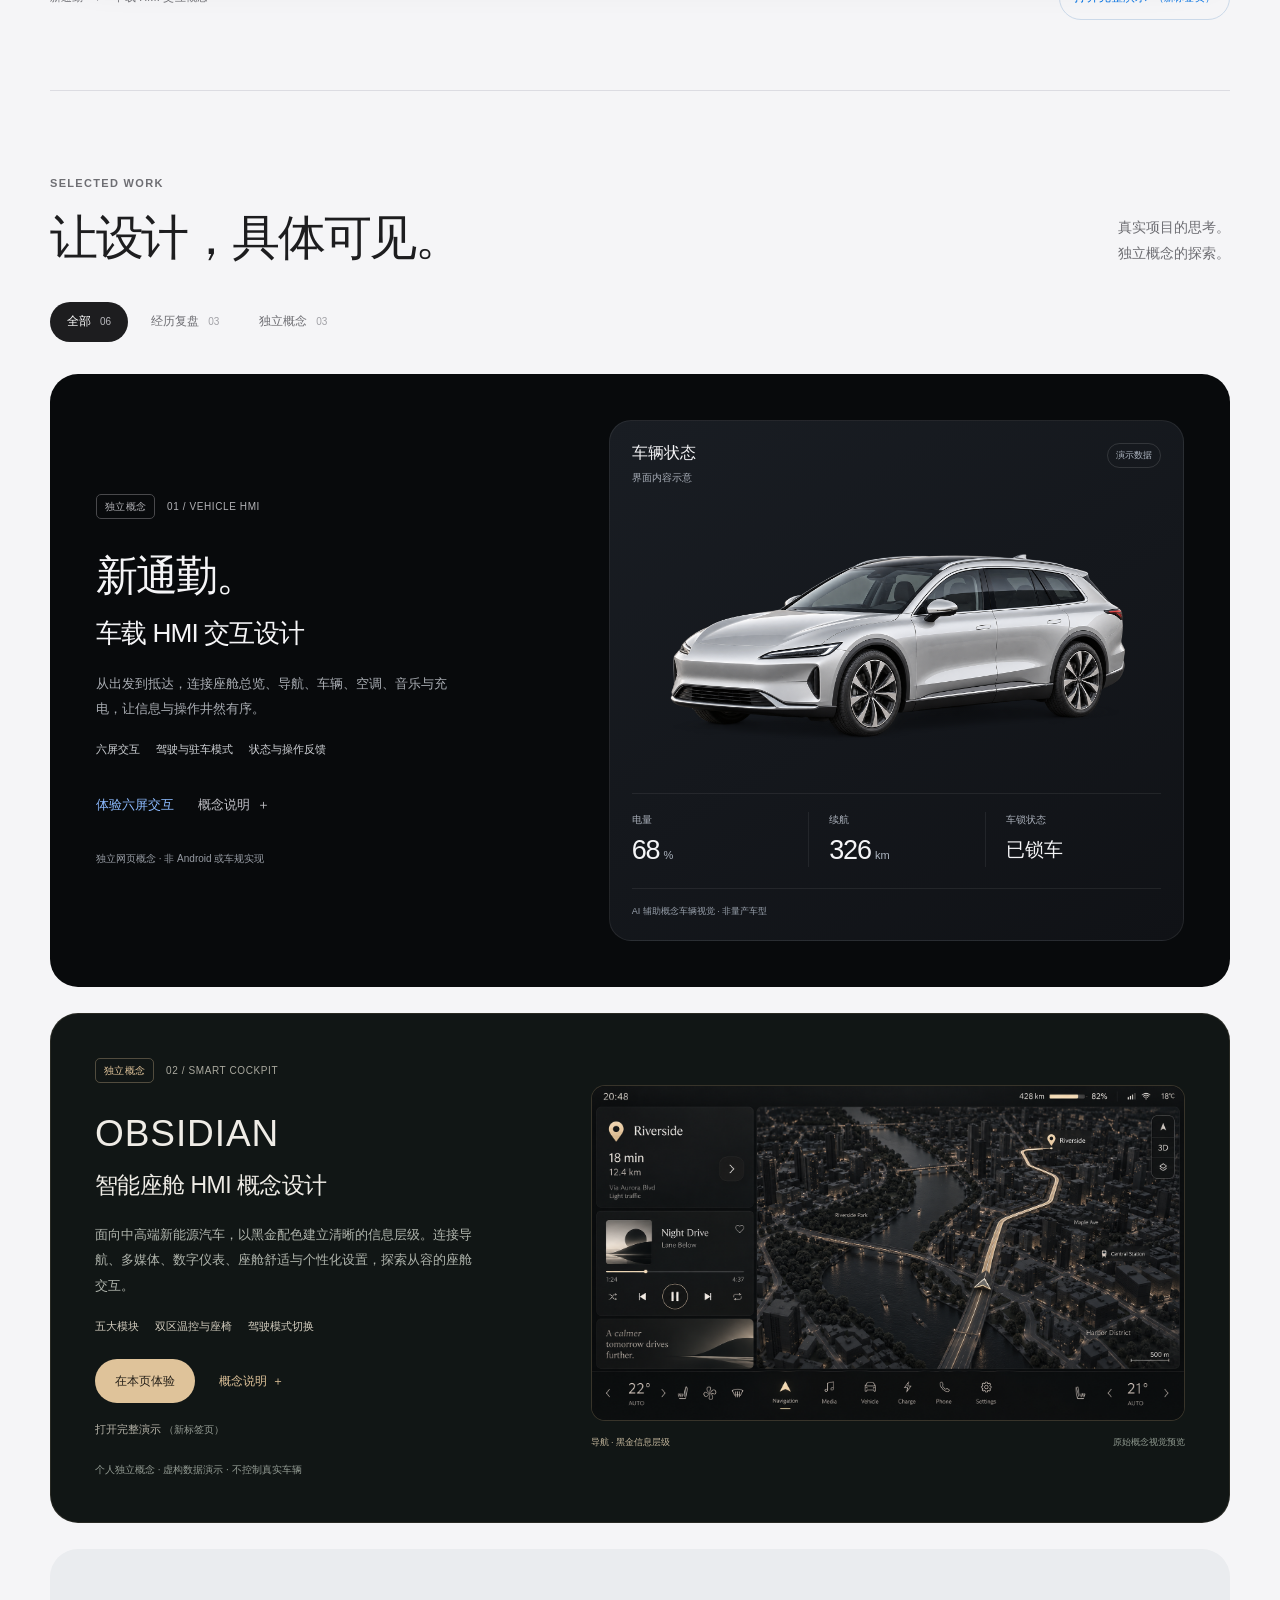
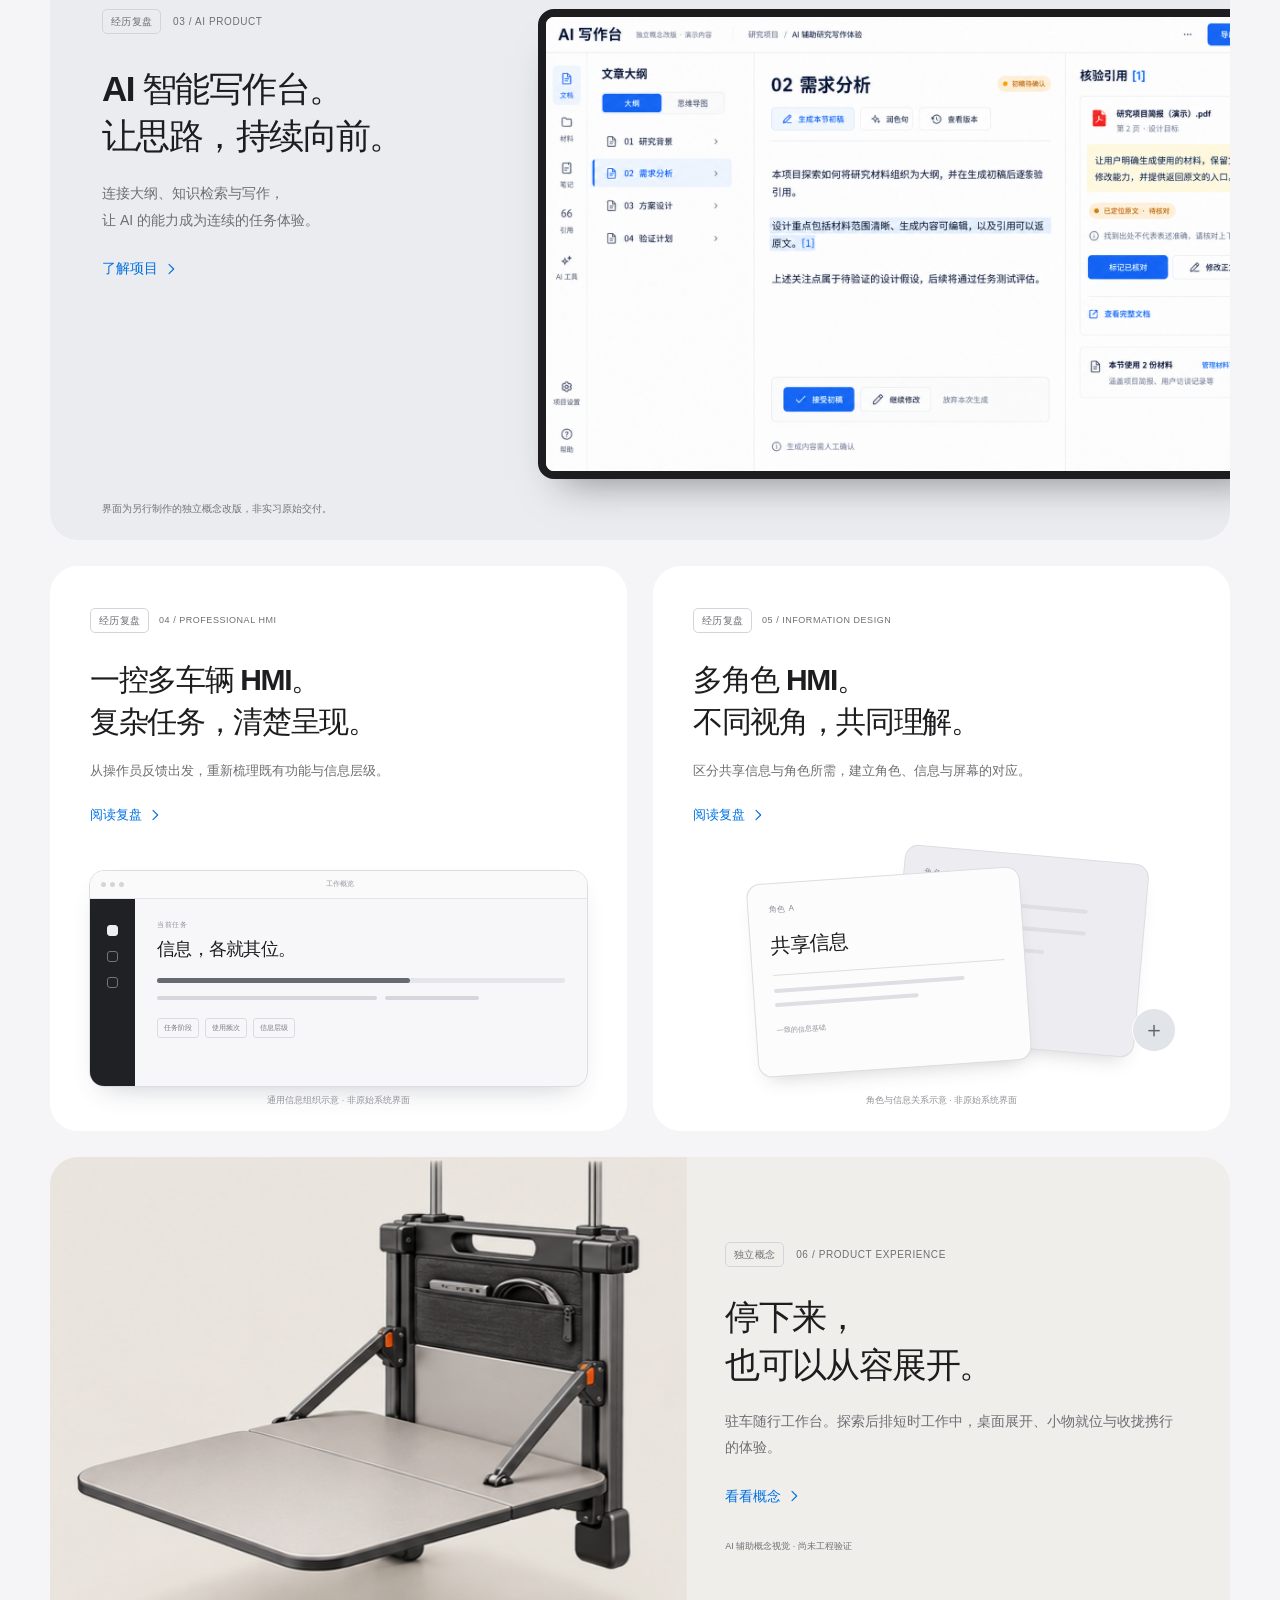
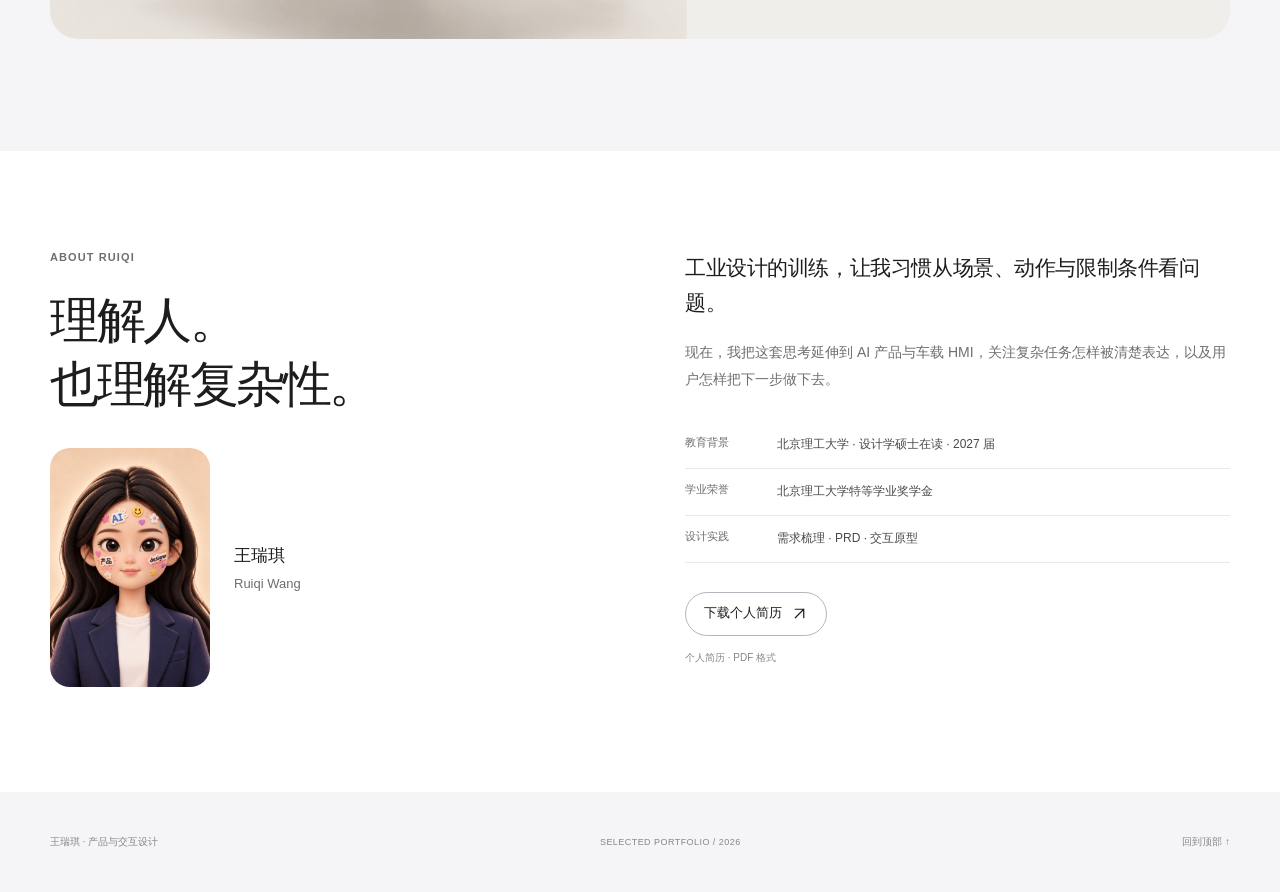
<file: hmi-portfolio.html>
<!doctype html>
<html lang="zh-CN">
<head>
  <meta charset="utf-8">
  <meta name="viewport" content="width=device-width, initial-scale=1">
  <meta name="theme-color" content="#f5f5f7">
  <meta name="description" content="王瑞琪的产品与交互设计作品集。2027 届北京理工大学设计学硕士，关注车载 HMI、AI 产品与复杂任务体验。">
  <title>王瑞琪 · 产品与交互设计作品集</title>
  <link rel="icon" href="./assets/favicon.svg" type="image/svg+xml">
  <link rel="stylesheet" href="./portfolio.css">
  <script src="./motion.js" defer></script>
  <script src="./portfolio.js" defer></script>
  <script src="./obsidian-embed.js" defer></script>
</head>
<body>
  <a class="skip-link" href="#main">跳转到内容</a>
  <svg class="icon-defs" aria-hidden="true" xmlns="http://www.w3.org/2000/svg"><defs>
    <symbol id="arrow" viewBox="0 0 24 24"><path d="M5 12h14M13 6l6 6-6 6"/></symbol>
    <symbol id="arrow-up" viewBox="0 0 24 24"><path d="M6 18 18 6M6 6h12v12"/></symbol>
    <symbol id="chevron" viewBox="0 0 24 24"><path d="m9 5 7 7-7 7"/></symbol>
    <symbol id="close" viewBox="0 0 24 24"><path d="m6 6 12 12M18 6 6 18"/></symbol>
    <symbol id="overview" viewBox="0 0 24 24"><rect x="3" y="4" width="18" height="16" rx="3"/><path d="M3 10h18M11 10v10"/></symbol>
    <symbol id="navigation" viewBox="0 0 24 24"><path d="m12 3 8 18-8-5-8 5Z"/></symbol>
    <symbol id="vehicle" viewBox="0 0 24 24"><path d="m5 9 2-5h10l2 5M4 10h16v9H4zM7 19v2m10-2v2M4 14h3m10 0h3"/><path d="M9 16h6"/></symbol>
    <symbol id="climate" viewBox="0 0 24 24"><path d="M12 2v20M3.34 7l17.32 10M3.34 17 20.66 7M9 4l3 3 3-3M9 20l3-3 3 3M3.5 10.5l4.1-1.1-1.1-4.1M20.5 13.5l-4.1 1.1 1.1 4.1M6.5 18.7l1.1-4.1-4.1-1.1M17.5 5.3l-1.1 4.1 4.1 1.1"/></symbol>
    <symbol id="media" viewBox="0 0 24 24"><path d="M9 17V5l11-2v12M9 8l11-2"/><ellipse cx="6" cy="18" rx="3" ry="2.5"/><ellipse cx="17" cy="16" rx="3" ry="2.5"/></symbol>
    <symbol id="charging" viewBox="0 0 24 24"><path d="m13 2-9 12h7l-1 8 10-13h-8Z"/></symbol>
  </defs></svg>

  <header class="site-header">
    <div class="header-inner">
      <a class="brand" href="#top" aria-label="王瑞琪，返回顶部">王瑞琪<span>RUIQI WANG</span></a>
      <nav aria-label="主导航">
        <a href="#work">作品</a>
        <a href="#about">关于</a>
        <a class="nav-demo" href="#hmi-showroom" data-showroom-view="overview">体验 HMI</a>
      </nav>
    </div>
  </header>

  <main id="main">
    <section class="hero" id="top" aria-labelledby="hero-title">
      <div class="hero-copy section-container">
        <p class="eyebrow hero-identity">王瑞琪｜北京理工大学设计学硕士 · 2027 届</p>
        <p class="hero-specialties">车辆 HMI × AI 产品 × 交互设计</p>
        <h1 id="hero-title"><span class="hero-phrase">理解出行场景，</span><wbr><span class="hero-phrase">定义座舱体验。</span></h1>
        <p class="hero-description">从需求梳理、功能设计到交互原型与实车验证，让车内交互更清晰、易用。</p>
        <div class="hero-actions">
          <a class="button button-primary" href="#hmi-showroom" data-showroom-view="overview">体验 HMI</a>
          <a class="text-link" href="#work">浏览作品 <svg class="icon"><use href="#chevron"/></svg></a>
        </div>
      </div>

      <div class="showroom section-container" id="hmi-showroom" tabindex="-1" role="region" aria-labelledby="showroom-title">
        <div class="showroom-heading"><h2 id="showroom-title">六个界面，一段从容的旅程。</h2><p>点击下方场景，原位切换；屏幕内也可以直接操作。</p></div>
        <nav class="screen-nav" aria-label="HMI 六屏展厅">
          <a href="./hmi.html?view=overview" data-preview-view="overview" aria-controls="hmi-preview" class="active" aria-current="page"><svg class="icon"><use href="#overview"/></svg><span>座舱总览</span><small>Overview</small></a>
          <a href="./hmi.html?view=navigation" data-preview-view="navigation" aria-controls="hmi-preview"><svg class="icon"><use href="#navigation"/></svg><span>导航</span><small>Navigation</small></a>
          <a href="./hmi.html?view=vehicle" data-preview-view="vehicle" aria-controls="hmi-preview"><svg class="icon"><use href="#vehicle"/></svg><span>车辆状态</span><small>Vehicle</small></a>
          <a href="./hmi.html?view=climate" data-preview-view="climate" aria-controls="hmi-preview"><svg class="icon"><use href="#climate"/></svg><span>空调舒适</span><small>Climate</small></a>
          <a href="./hmi.html?view=media" data-preview-view="media" aria-controls="hmi-preview"><svg class="icon"><use href="#media"/></svg><span>音乐</span><small>Music</small></a>
          <a href="./hmi.html?view=charging" data-preview-view="charging" aria-controls="hmi-preview"><svg class="icon"><use href="#charging"/></svg><span>充电</span><small>Charging</small></a>
        </nav>
        <figure class="screen-figure">
          <div class="screen-stage" id="screen-stage">
            <iframe id="hmi-preview" src="./hmi.html?view=overview&amp;embed=1" title="新通勤 HMI 座舱总览交互演示" width="1440" height="900" scrolling="no" loading="eager"></iframe>
          </div>
          <figcaption><span>新通勤 <span class="caption-divider">/</span> 车载 HMI 交互概念</span><a class="screen-full-link" data-full-demo href="./hmi.html?view=overview" target="_blank" rel="noopener">打开完整演示 <span>（新标签页）</span></a></figcaption>
        </figure>
      </div>
    </section>

    <section class="work-section section-container" id="work" aria-labelledby="work-title">
      <div class="section-heading"><div><p class="eyebrow">SELECTED WORK</p><h2 id="work-title">让设计，具体可见。</h2></div><p>真实项目的思考。<br>独立概念的探索。</p></div>
      <div class="filter-bar" role="group" aria-label="筛选作品">
        <button class="filter active" type="button" data-filter="all" aria-pressed="true">全部 <span>06</span></button>
        <button class="filter" type="button" data-filter="experience" aria-pressed="false">经历复盘 <span>03</span></button>
        <button class="filter" type="button" data-filter="concept" aria-pressed="false">独立概念 <span>03</span></button>
      </div>
      <p class="sr-only" id="filter-status" aria-live="polite">展示全部 6 个项目</p>

      <div class="projects-grid">
        <article class="project commute-project project-wide" data-category="concept" id="project-commute">
          <div class="commute-copy">
            <div class="project-meta"><span class="tag">独立概念</span><span>01 / VEHICLE HMI</span></div>
            <h3>新通勤。<span class="commute-title-sub">车载 HMI 交互设计</span></h3>
            <p>从出发到抵达，连接座舱总览、导航、车辆、空调、音乐与充电，让信息与操作井然有序。</p>
            <ul class="commute-scope" aria-label="项目设计范围"><li>六屏交互</li><li>驾驶与驻车模式</li><li>状态与操作反馈</li></ul>
            <div class="project-actions"><a class="text-link" href="#hmi-showroom" data-showroom-view="overview">体验六屏交互</a><button class="text-link subtle-link" type="button" data-project="commute">概念说明 <span>＋</span></button></div>
            <small class="project-disclosure">独立网页概念 · 非 Android 或车规实现</small>
          </div>
          <div class="vehicle-visual">
            <div class="vehicle-preview-header">
              <div><strong>车辆状态</strong><span>界面内容示意</span></div>
              <span class="vehicle-demo-badge">演示数据</span>
            </div>
            <div class="vehicle-stage">
              <div class="vehicle-fallback" aria-hidden="true"><span>新通勤</span><strong>车辆状态预览</strong></div>
              <img class="vehicle-render" src="./assets/hmi-silver-car.png" alt="完整展示的无品牌银色概念旅行车，AI 辅助视觉" width="1774" height="887" loading="lazy">
            </div>
            <dl class="vehicle-preview-metrics" aria-label="车辆状态演示数据">
              <div><dt>电量</dt><dd>68<span>%</span></dd></div>
              <div><dt>续航</dt><dd>326<span>km</span></dd></div>
              <div><dt>车锁状态</dt><dd class="vehicle-lock-status">已锁车</dd></div>
            </dl>
            <div class="vehicle-preview-footer"><span class="vehicle-visual-label">AI 辅助概念车辆视觉 · 非量产车型</span></div>
          </div>
        </article>

        <article class="project obsidian-project project-wide" data-category="concept" id="project-obsidian" aria-labelledby="obsidian-title">
          <div class="obsidian-summary">
            <div class="obsidian-copy">
              <div class="project-meta"><span class="tag">独立概念</span><span>02 / SMART COCKPIT</span></div>
              <h3 id="obsidian-title">OBSIDIAN<span>智能座舱 HMI 概念设计</span></h3>
              <p>面向中高端新能源汽车，以黑金配色建立清晰的信息层级。连接导航、多媒体、数字仪表、座舱舒适与个性化设置，探索从容的座舱交互。</p>
              <ul class="obsidian-scope" aria-label="项目交互范围"><li>五大模块</li><li>双区温控与座椅</li><li>驾驶模式切换</li></ul>
              <div class="project-actions">
                <button class="obsidian-launch" type="button" id="obsidian-toggle" aria-expanded="false" aria-controls="obsidian-demo" hidden>在本页体验</button>
                <button class="text-link" type="button" data-project="obsidian">概念说明 <span>＋</span></button>
              </div>
              <a class="obsidian-full-link" href="./obsidian/index.html" target="_blank" rel="noopener noreferrer">打开完整演示 <span>（新标签页）</span></a>
              <small class="project-disclosure">个人独立概念 · 虚构数据演示 · 不控制真实车辆</small>
            </div>
            <figure class="obsidian-preview">
              <img src="./obsidian/assets/navigation.png" alt="OBSIDIAN 原始导航概念视觉，黑金界面与城市路线示意" width="1672" height="941" loading="lazy" decoding="async">
              <figcaption><span>导航 · 黑金信息层级</span><span>原始概念视觉预览</span></figcaption>
            </figure>
          </div>
          <section class="obsidian-demo" id="obsidian-demo" aria-label="OBSIDIAN 交互演示" hidden>
            <div class="obsidian-demo-bar"><div><strong>OBSIDIAN · 交互演示</strong><span id="obsidian-demo-status" role="status" aria-live="polite">点击体验后加载</span></div><button id="obsidian-close" type="button" aria-label="收起 OBSIDIAN 演示">收起演示 ×</button></div>
            <div class="obsidian-mount" id="obsidian-mount"></div>
            <p class="obsidian-demo-note">可在演示内滚动浏览；所有数据与操作均为模拟。本页不保存设置，收起后重置。</p>
          </section>
        </article>

        <article class="project ai-project project-wide" data-category="experience" id="project-ai">
          <div class="project-copy ai-copy">
            <div class="project-meta"><span class="tag">经历复盘</span><span>03 / AI PRODUCT</span></div>
            <h3>AI 智能写作台。<br>让思路，持续向前。</h3>
            <p>连接大纲、知识检索与写作，<br class="desktop-br">让 AI 的能力成为连续的任务体验。</p>
            <button class="text-link" type="button" data-project="ai">了解项目 <svg class="icon"><use href="#chevron"/></svg></button>
          </div>
          <button class="ai-visual" type="button" data-project="ai" aria-label="查看AI 智能写作台 AI 科研工作台项目详情">
            <div class="ai-image-frame"><img src="./assets/ai-writing-concept.png" alt="AI 科研写作独立概念改版，展示大纲、正文编辑与引用核对；非实习原始交付" width="1586" height="992" loading="lazy"></div>
          </button>
          <p class="visual-disclosure">界面为另行制作的独立概念改版，非实习原始交付。</p>
        </article>

        <article class="project experience-project" data-category="experience" id="project-control">
          <div class="project-copy">
            <div class="project-meta"><span class="tag">经历复盘</span><span>04 / PROFESSIONAL HMI</span></div>
            <h3>一控多车辆 HMI。<br>复杂任务，清楚呈现。</h3>
            <p>从操作员反馈出发，重新梳理既有功能与信息层级。</p>
            <button class="text-link" type="button" data-project="control">阅读复盘 <svg class="icon"><use href="#chevron"/></svg></button>
          </div>
          <button class="abstract-visual control-visual" type="button" data-project="control" aria-label="查看一控多车辆 HMI 改版经历复盘">
            <div class="abstract-window" aria-hidden="true">
              <div class="window-chrome"><i></i><i></i><i></i><span>工作概览</span></div>
              <div class="work-layout"><div class="work-rail"><span class="selected"></span><span></span><span></span></div><div class="work-main"><span class="work-overline">当前任务</span><strong>信息，各就其位。</strong><div class="work-progress"><span></span></div><div class="work-lines"><i></i><i></i></div><div class="work-bottom"><span>任务阶段</span><span>使用频次</span><span>信息层级</span></div></div></div>
            </div>
            <span class="abstract-caption">通用信息组织示意 · 非原始系统界面</span>
          </button>
        </article>

        <article class="project experience-project roles-project" data-category="experience" id="project-roles">
          <div class="project-copy">
            <div class="project-meta"><span class="tag">经历复盘</span><span>05 / INFORMATION DESIGN</span></div>
            <h3>多角色 HMI。<br>不同视角，共同理解。</h3>
            <p>区分共享信息与角色所需，建立角色、信息与屏幕的对应。</p>
            <button class="text-link" type="button" data-project="roles">阅读复盘 <svg class="icon"><use href="#chevron"/></svg></button>
          </div>
          <button class="abstract-visual role-visual" type="button" data-project="roles" aria-label="查看多角色 HMI 信息架构项目详情">
            <div class="role-composition" aria-hidden="true"><div class="role-sheet role-sheet-back"><span>角色 B</span><i></i><i></i><i></i></div><div class="role-sheet role-sheet-front"><span>角色 A</span><strong>共享信息</strong><div class="role-rule"></div><i></i><i></i><small>一致的信息基础</small></div><div class="role-join">＋</div></div>
            <span class="abstract-caption">角色与信息关系示意 · 非原始系统界面</span>
          </button>
        </article>

        <article class="project table-project project-wide" data-category="concept" id="project-table">
          <button class="table-visual" type="button" data-project="table" aria-label="查看驻车随行工作台概念"><img src="./assets/parked-table-concept.png" width="593" height="449" alt="驻车随行工作台 AI 辅助概念图，展示可折叠桌面与收纳区域" loading="lazy"></button>
          <div class="project-copy table-copy"><div class="project-meta"><span class="tag">独立概念</span><span>06 / PRODUCT EXPERIENCE</span></div><h3>停下来，<br>也可以从容展开。</h3><p>驻车随行工作台。探索后排短时工作中，桌面展开、小物就位与收拢携行的体验。</p><button class="text-link" type="button" data-project="table">看看概念 <svg class="icon"><use href="#chevron"/></svg></button><small class="project-disclosure">AI 辅助概念视觉 · 尚未工程验证</small></div>
        </article>
      </div>
    </section>

    <section class="about-section" id="about" aria-labelledby="about-title">
      <div class="section-container about-grid">
        <div class="about-heading">
          <p class="eyebrow">ABOUT RUIQI</p>
          <h2 id="about-title">理解人。<br>也理解复杂性。</h2>
          <div class="about-profile">
            <img class="about-portrait" src="./assets/ruiqi-portrait.png" alt="王瑞琪的个人插画头像" width="1027" height="1531" loading="lazy" decoding="async">
            <p class="about-name">王瑞琪 <span>Ruiqi Wang</span></p>
          </div>
        </div>
        <div class="about-content"><p class="about-intro">工业设计的训练，让我习惯从场景、动作与限制条件看问题。</p><p>现在，我把这套思考延伸到 AI 产品与车载 HMI，关注复杂任务怎样被清楚表达，以及用户怎样把下一步做下去。</p><dl class="about-facts"><div><dt>教育背景</dt><dd>北京理工大学 · 设计学硕士在读 · 2027 届</dd></div><div><dt>学业荣誉</dt><dd>北京理工大学特等学业奖学金</dd></div><div><dt>设计实践</dt><dd>需求梳理 · PRD · 交互原型</dd></div></dl><div class="pdf-download"><a class="button button-outline" href="./assets/ruiqi-resume.pdf" download="王瑞琪-个人简历.pdf">下载个人简历 <svg class="icon"><use href="#arrow-up"/></svg></a><small>个人简历 · PDF 格式</small></div></div>
      </div>
    </section>
  </main>

  <footer class="site-footer section-container"><span>王瑞琪 · 产品与交互设计</span><span>SELECTED PORTFOLIO / 2026</span><a href="#top">回到顶部 ↑</a></footer>
  <dialog class="project-dialog" id="project-dialog" aria-labelledby="dialog-title"><div class="dialog-topbar"><span id="dialog-category">项目详情</span><button class="close-dialog" type="button" aria-label="关闭项目详情"><span>关闭</span><svg class="icon"><use href="#close"/></svg></button></div><div class="dialog-scroll"><div id="dialog-content"></div><div class="dialog-footer"><span>王瑞琪 · 项目与设计思考</span><button class="text-link close-dialog" type="button">返回作品 <svg class="icon"><use href="#arrow"/></svg></button></div></div></dialog>
</body>
</html>
</file>
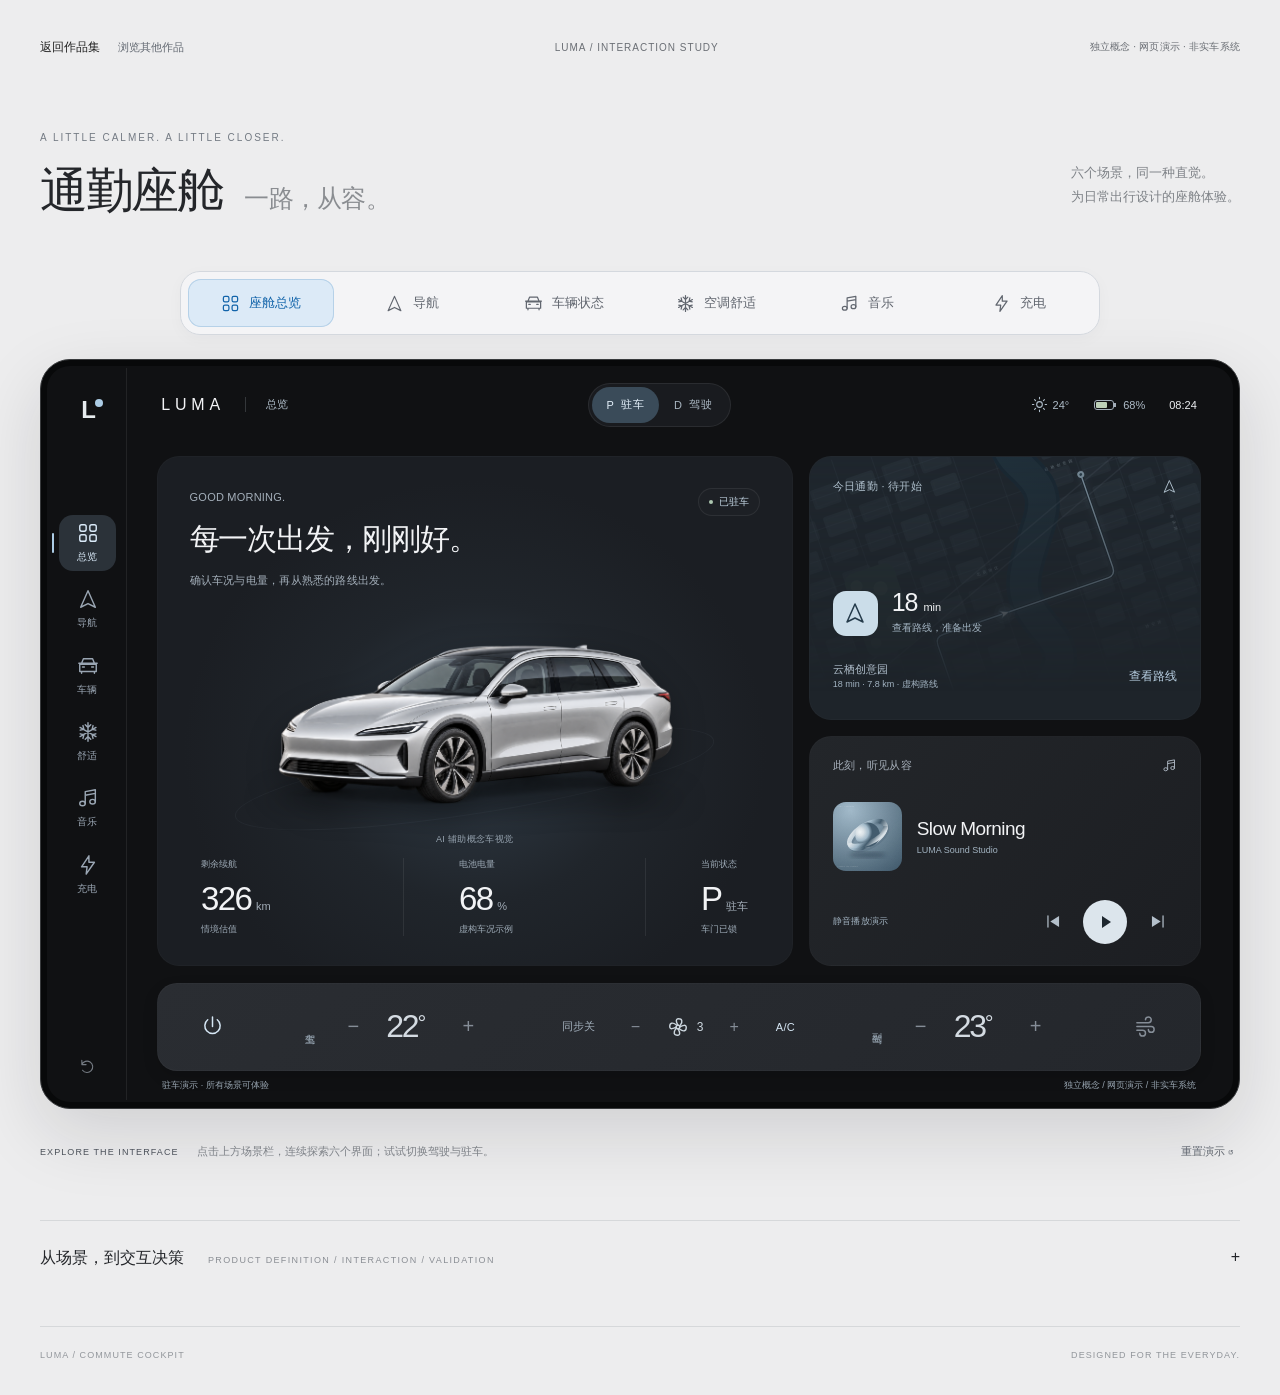
<file: hmi.html>
<!doctype html>
<html lang="zh-CN">
<head>
<meta charset="UTF-8"><meta name="viewport" content="width=device-width, initial-scale=1"><meta name="theme-color" content="#101113">
<title>LUMA · 通勤座舱 | 六屏交互概念</title>
<meta name="description" content="LUMA 通勤座舱：总览、导航、车辆、舒适、音乐与充电六屏原创车载 HMI。独立概念、网页演示、非实车系统。">
<link rel="stylesheet" href="./hmi.css"><script>if(new URLSearchParams(location.search).get('embed')==='1')document.documentElement.classList.add('is-embed');</script><script src="./motion.js" defer></script><script src="./hmi.js" defer></script>
</head>
<body>
<svg class="symbol-library" xmlns="http://www.w3.org/2000/svg" aria-hidden="true"><defs>
<symbol id="i-home" viewBox="0 0 24 24"><rect x="3" y="3" width="7" height="7" rx="2"/><rect x="14" y="3" width="7" height="7" rx="2"/><rect x="3" y="14" width="7" height="7" rx="2"/><rect x="14" y="14" width="7" height="7" rx="2"/></symbol>
<symbol id="i-nav" viewBox="0 0 24 24"><path d="m12 3 8 18-8-4-8 4Z"/></symbol>
<symbol id="i-car" viewBox="0 0 24 24"><path d="m5 9 2-5h10l2 5M3 10h18v8H3zM5 18v2m14-2v2M6 13h2m8 0h2M2 9h20"/></symbol>
<symbol id="i-climate" viewBox="0 0 24 24"><path d="M12 2v20M3.3 7l17.4 10M3.3 17 20.7 7M9 4l3 3 3-3M9 20l3-3 3 3M3.5 10l4-1-1-4M17.5 19l-1-4 4-1M3.5 14l4 1-1 4M17.5 5l-1 4 4 1"/></symbol>
<symbol id="i-music" viewBox="0 0 24 24"><path d="M9 18V5l11-2v13M9 9l11-2"/><ellipse cx="6" cy="18" rx="3" ry="2.5"/><ellipse cx="17" cy="16" rx="3" ry="2.5"/></symbol>
<symbol id="i-bolt" viewBox="0 0 24 24"><path d="m13 2-8 12h6l-1 8 9-13h-6Z"/></symbol>
<symbol id="i-arrow" viewBox="0 0 24 24"><path d="M19 12H5m6-6-6 6 6 6"/></symbol>
<symbol id="i-right" viewBox="0 0 24 24"><path d="m9 5 7 7-7 7"/></symbol>
<symbol id="i-turn" viewBox="0 0 24 24"><path d="M6 21V12a5 5 0 0 1 5-5h9m-6-5 6 5-6 5"/></symbol>
<symbol id="i-play" viewBox="0 0 24 24"><path d="m8 4 12 8-12 8Z" fill="currentColor" stroke="none"/></symbol>
<symbol id="i-pause" viewBox="0 0 24 24"><path d="M6 4h4v16H6zm8 0h4v16h-4z" fill="currentColor" stroke="none"/></symbol>
<symbol id="i-next" viewBox="0 0 24 24"><path d="m5 5 11 7-11 7Z" fill="currentColor" stroke="none"/><path d="M19 5v14"/></symbol>
<symbol id="i-prev" viewBox="0 0 24 24"><path d="m19 5-11 7 11 7Z" fill="currentColor" stroke="none"/><path d="M5 5v14"/></symbol>
<symbol id="i-lock" viewBox="0 0 24 24"><rect x="5" y="10" width="14" height="11" rx="3"/><path d="M8 10V6a4 4 0 0 1 8 0v4M12 14v3"/></symbol>
<symbol id="i-unlock" viewBox="0 0 24 24"><rect x="5" y="10" width="14" height="11" rx="3"/><path d="M8 10V6a4 4 0 0 1 7.5-2M12 14v3"/></symbol>
<symbol id="i-light" viewBox="0 0 24 24"><path d="M13 5C3 5 3 19 13 19V5ZM17 5h4m-4 5h4m-4 5h4m-4 5h4"/></symbol>
<symbol id="i-power" viewBox="0 0 24 24"><path d="M12 2v10M7 5a8 8 0 1 0 10 0"/></symbol>
<symbol id="i-fan" viewBox="0 0 24 24"><circle cx="12" cy="12" r="2"/><path d="M12 10c-2-3-3-7 .5-7 4 0 5 3 2 7m-.5 2c3-2 7-3 7 .5 0 4-3 5-7 2m-2-.5c2 3 3 7-.5 7-4 0-5-3-2-7m.5-2c-3 2-7 3-7-.5 0-4 3-5 7-2"/></symbol>
<symbol id="i-close" viewBox="0 0 24 24"><path d="m6 6 12 12M6 18 18 6"/></symbol>
<symbol id="i-check" viewBox="0 0 24 24"><path d="m5 12 4 4 10-10"/></symbol>
<symbol id="i-sun" viewBox="0 0 24 24"><circle cx="12" cy="12" r="4"/><path d="M12 2v2m0 16v2M2 12h2m16 0h2M5 5l1.5 1.5m11 11L19 19M5 19l1.5-1.5m11-11L19 5"/></symbol>
<symbol id="i-signal" viewBox="0 0 24 24"><path d="M4 19v-3m5 3v-7m5 7V8m5 11V4"/></symbol>
<symbol id="i-reset" viewBox="0 0 24 24"><path d="M4 10a8 8 0 1 1 1 8M4 4v6h6"/></symbol>
<symbol id="i-wind" viewBox="0 0 24 24"><path d="M3 8h12a3 3 0 1 0-3-3M3 12h15a3 3 0 1 1-3 3M3 16h6a3 3 0 1 1-3 3"/></symbol>
<symbol id="i-repeat" viewBox="0 0 24 24"><path d="m17 3 4 4-4 4M3 11V9a2 2 0 0 1 2-2h16M7 21l-4-4 4-4m14 0v2a2 2 0 0 1-2 2H3"/></symbol>
<symbol id="i-heart" viewBox="0 0 24 24"><path d="M20 4c-3-2-6 0-8 2C10 4 7 2 4 4c-5 4 1 10 8 16C19 14 25 8 20 4Z"/></symbol>
</defs></svg>
<div class="page-shell">
<header class="project-bar"><nav class="portfolio-links" aria-label="作品集导航"><a href="./index.html" class="back-link">返回作品集</a><a href="./index.html#work" class="other-work-link">浏览其他作品</a></nav><span>LUMA / INTERACTION STUDY</span><span class="concept-label">独立概念 · 网页演示 · 非实车系统</span></header>
<main>
<section class="intro"><div><p class="eyebrow">A LITTLE CALMER. A LITTLE CLOSER.</p><h1>通勤座舱<span>一路，从容。</span></h1></div><p>六个场景，同一种直觉。<br>为日常出行设计的座舱体验。</p></section>
<nav class="scene-nav" aria-label="切换 HMI 场景">
<a href="?view=overview" data-view="overview" aria-controls="view-content"><svg class="icon" aria-hidden="true"><use href="#i-home"/></svg><span>座舱总览</span></a>
<a href="?view=navigation" data-view="navigation" aria-controls="view-content"><svg class="icon" aria-hidden="true"><use href="#i-nav"/></svg><span>导航</span></a>
<a href="?view=vehicle" data-view="vehicle" aria-controls="view-content"><svg class="icon" aria-hidden="true"><use href="#i-car"/></svg><span>车辆状态</span></a>
<a href="?view=climate" data-view="climate" aria-controls="view-content"><svg class="icon" aria-hidden="true"><use href="#i-climate"/></svg><span>空调舒适</span></a>
<a href="?view=media" data-view="media" aria-controls="view-content"><svg class="icon" aria-hidden="true"><use href="#i-music"/></svg><span>音乐</span></a>
<a href="?view=charging" data-view="charging" aria-controls="view-content"><svg class="icon" aria-hidden="true"><use href="#i-bolt"/></svg><span>充电</span></a>
</nav>
<section class="cockpit" id="cockpit" aria-label="LUMA 六屏车载交互概念" data-mode="parked">
<aside class="sidebar"><a class="luma-symbol" href="?view=overview" aria-label="LUMA 总览">L<span></span></a><nav class="app-nav" aria-label="座舱应用"><button type="button" data-view="overview" aria-label="总览"><svg class="icon"><use href="#i-home"/></svg><span>总览</span></button><button type="button" data-view="navigation" aria-label="导航"><svg class="icon"><use href="#i-nav"/></svg><span>导航</span></button><button type="button" data-view="vehicle" aria-label="车辆"><svg class="icon"><use href="#i-car"/></svg><span>车辆</span></button><button type="button" data-view="climate" aria-label="舒适"><svg class="icon"><use href="#i-climate"/></svg><span>舒适</span></button><button type="button" data-view="media" aria-label="音乐"><svg class="icon"><use href="#i-music"/></svg><span>音乐</span></button><button type="button" data-view="charging" aria-label="充电"><svg class="icon"><use href="#i-bolt"/></svg><span>充电</span></button></nav><button class="sidebar-reset" data-action="reset" aria-label="重置演示" title="重置演示"><svg class="icon"><use href="#i-reset"/></svg></button></aside>
<div class="cockpit-main"><header class="system-bar"><div class="system-identity"><span class="wordmark">LUMA</span><span class="system-view" id="system-view">总览</span></div><div class="mode-switch" role="group" aria-label="模拟驾驶状态"><button type="button" data-action="mode" data-value="parked" id="park-mode"><b>P</b><span>驻车</span></button><button type="button" data-action="mode" data-value="driving" id="drive-mode"><b>D</b><span>驾驶</span></button></div><div class="status-bar"><span class="weather"><svg class="icon"><use href="#i-sun"/></svg>24°</span><span class="status-battery"><i></i></span><span>68%</span><time datetime="08:24">08:24</time></div></header>
<div id="view-content" class="view-content" tabindex="-1"></div>
<footer class="climate-dock" aria-label="始终可达的气候控制"><button type="button" class="dock-power" data-action="power" id="dock-power" aria-label="空调电源"><svg class="icon"><use href="#i-power"/></svg></button><div class="dock-temp"><span class="zone-label">主驾</span><button type="button" data-action="temp" data-zone="left" data-delta="-1" aria-label="主驾降低一度">−</button><output id="dock-left">22<span>°</span></output><button type="button" data-action="temp" data-zone="left" data-delta="1" aria-label="主驾升高一度">+</button></div><div class="dock-center"><button type="button" id="dock-sync" data-action="sync" aria-label="双区温度同步">SYNC</button><button type="button" class="fan-button" data-action="fan" data-delta="-1" aria-label="降低风量">−</button><span class="dock-fan"><svg class="icon"><use href="#i-fan"/></svg><output id="dock-fan-level">3</output></span><button type="button" class="fan-button" data-action="fan" data-delta="1" aria-label="提高风量">+</button><button type="button" id="dock-ac" data-action="ac" aria-label="A/C 制冷">A/C</button></div><div class="dock-temp"><span class="zone-label">副驾</span><button type="button" data-action="temp" data-zone="right" data-delta="-1" aria-label="副驾降低一度">−</button><output id="dock-right">23<span>°</span></output><button type="button" data-action="temp" data-zone="right" data-delta="1" aria-label="副驾升高一度">+</button></div><button type="button" class="dock-comfort" data-view="climate" aria-label="进入舒适设置"><svg class="icon"><use href="#i-wind"/></svg></button></footer>
<div class="screen-caption"><span id="mode-caption">驻车演示 · 所有场景可体验</span><span>独立概念 / 网页演示 / 非实车系统</span></div></div>
</section>
<div class="demo-guidance"><p><span>EXPLORE THE INTERFACE</span>点击上方场景栏，连续探索六个界面；试试切换驾驶与驻车。</p><button type="button" data-action="reset">重置演示 ↺</button></div>
<details class="design-notes"><summary><span>从场景，到交互决策<span class="summary-caption">PRODUCT DEFINITION / INTERACTION / VALIDATION</span></span><span aria-hidden="true">+</span></summary>
<div class="notes-intro"><h2>围绕一次日常通勤，定义六个核心场景。</h2><p>目标是让信息更容易找到、动作更容易理解。以下为可交互概念与待验证的产品假设，不代表已量产方案。</p></div>
<div class="notes-grid">
<article><span>01 / 出发前</span><h2>先确认，再出发</h2><dl><dt>用户任务</dt><dd>确认电量、车况与通勤路线，判断是否准备好出发。</dd><dt>交互决策</dt><dd>总览聚合续航与目的地；未开始时显示路线概览，开始后突出下一步转向。</dd><dt>验证方式</dt><dd>检查待开始、演示中、结束三种状态；后续用任务测试记录首次查找时间与误触。</dd></dl></article>
<article><span>02 / 驾驶中</span><h2>让常用控制留在原位</h2><dl><dt>用户任务</dt><dd>快速查看路线、调温、暂停或切歌。</dd><dt>交互决策</dt><dd>六屏共用固定气候控制区。详细路线、曲库、进度拖动与复杂设置驻车后开放，限制原因就近可见。</dd><dt>验证方式</dt><dd>验证限制及切换后状态保留。驾驶情境、视线离路时长、触达与可读性仍需真实用户及台架验证。</dd></dl></article>
<article><span>03 / 驻车后</span><h2>精细调整，有据可回</h2><dl><dt>用户任务</dt><dd>独立调节双区温度、选择音乐、预设补能目标。</dd><dt>交互决策</dt><dd>操作结果即时可见，状态跨屏保留；设定值提供边界反馈，重置前明确告知并允许取消。</dd><dt>验证方式</dt><dd>检查温度边界、同步、重复操作、弹窗取消与重置；后续结合完成率、错误率与访谈反馈安排迭代。</dd></dl></article>
</div>
<div class="delivery-notes"><span>交付约定</span><p>页面结构、状态规则与异常反馈同步定义：温度 16–30°C，风量 1–5 档，补能目标 70–100%；区分当前电量与目标电量。界面按网页演示实现，实车信号映射、车机平台适配与测试验收需进一步协同研发确认。</p></div>
<p class="notes-disclaimer">个人独立设计概念，无品牌关联。所有地图、曲目、车况、续航与充电数据均为虚构示例；不连接定位、音频、真实车辆或外部服务，不能用于实际出行。AI 辅助概念车视觉。未进行真实用户测试、车规或驾驶安全认证。</p></details>
</main><footer class="page-footer"><span>LUMA / COMMUTE COCKPIT</span><span>DESIGNED FOR THE EVERYDAY.</span></footer></div>
<div class="toast" id="toast" role="status" aria-live="polite" aria-atomic="true"></div>
<dialog id="route-dialog" class="app-dialog" aria-labelledby="route-title"><div class="dialog-header"><div><p class="eyebrow">YOUR DAILY ROUTE</p><h2 id="route-title">沿着熟悉的风景。</h2></div><button type="button" class="icon-button" data-action="close-dialog" aria-label="关闭路线详情"><svg class="icon"><use href="#i-close"/></svg></button></div><p class="dialog-subtitle">滨河社区 → 云栖创意园 · 虚构路线</p><ol class="route-stops"><li><span>01</span><div><b>滨河社区</b><p>08:24 · 出发，沿滨河路前行</p></div></li><li><span>02</span><div><b>650 m 后右转</b><p>进入林荫大道，继续 4.2 km</p></div></li><li><span>03</span><div><b>云栖创意园</b><p>预计 08:42 · 剩余 7.8 km</p></div></li></ol><p class="dialog-notice">原创示意地图与情境数据，不可用于实际导航。</p><button type="button" class="primary-button" data-action="close-dialog">返回导航概览</button></dialog>
<dialog id="reset-dialog" class="app-dialog reset-dialog" aria-labelledby="reset-title" aria-describedby="reset-description"><div class="dialog-header"><div><p class="eyebrow">START A FRESH DEMO</p><h2 id="reset-title">重新开始演示？</h2></div><button type="button" class="icon-button" data-action="cancel-reset" aria-label="取消重置"><svg class="icon"><use href="#i-close"/></svg></button></div><p id="reset-description" class="dialog-subtitle">将恢复初始温度、车况、曲目与充电目标，结束路线演示，并回到驻车总览。此操作无法撤销。</p><div class="dialog-actions"><button type="button" class="secondary-button" data-action="cancel-reset" autofocus>保留当前设置</button><button type="button" class="primary-button" data-action="confirm-reset">确认重置</button></div></dialog>
<noscript><p class="noscript-message">请启用 JavaScript 以浏览六屏交互演示。独立概念，非实车系统。</p></noscript>
</body></html>
</file>
<file: obsidian/style.css>
:root{color-scheme:dark;--gold:#dfc39a;--text:#efece6;--muted:#92938f;--line:#ffffff13;--panel:#191c1d}*{box-sizing:border-box}body{margin:0;background:#080b0c;color:var(--text);font:15px 'Segoe UI','Microsoft YaHei',sans-serif;background-image:radial-gradient(ellipse at 50% 0,#32322a55,transparent 65%)}button,input,select{font:inherit}button{cursor:pointer;color:inherit;background:none;border:0}button:focus-visible,input:focus-visible,select:focus-visible{outline:2px solid var(--gold);outline-offset:5px}button{transition:background .2s,transform .2s}button:hover{background:#ffffff0b}button:active{transform:scale(.97)}.shell{max-width:1560px;margin:40px auto;padding:0 34px}header{height:65px;display:flex;align-items:center;justify-content:space-between;border-bottom:1px solid var(--line)}.brand{letter-spacing:4px;font-size:17px}.brand small{font-size:11px;color:var(--muted);letter-spacing:2px;margin-left:18px}.mark{font-size:28px;color:var(--gold);vertical-align:middle;margin-right:10px}.status{display:flex;gap:25px;align-items:center;color:#c4c5c1;font-size:13px}.battery,.online{color:var(--gold)}main{height:650px;min-height:520px;margin-top:24px;position:relative}.layout{display:grid;grid-template-columns:330px 1fr;gap:18px;height:100%}.side{display:flex;flex-direction:column;gap:16px}.card{background:linear-gradient(145deg,#202425bb,#131718d9);border:1px solid var(--line);border-radius:18px;padding:25px}.eyebrow{font-size:11px;letter-spacing:3px;color:var(--gold);text-transform:uppercase}.title{font-weight:400;font-size:30px;margin:15px 0}.muted{color:var(--muted)}.row{display:flex;justify-content:space-between;align-items:center;gap:15px}.primary{background:var(--gold);color:#201d17;border-radius:10px;padding:14px 22px;font-weight:600}.primary:hover{background:#ead4b1}.secondary{border:1px solid #dfc39a40;padding:12px 20px;border-radius:10px;color:var(--gold)}.route-number{font-size:42px;font-weight:300;margin:22px 0 4px}.route-number small{font-size:16px}.map{overflow:hidden;position:relative;border-radius:18px;border:1px solid var(--line);background:#15191a}.map-image{position:absolute;inset:0;background:url('assets/navigation.png') 100% 42% / 139% 121%;transition:transform .6s;filter:brightness(.8)}.map.zoom .map-image{transform:scale(1.22)}.map::after{content:'';position:absolute;inset:0;pointer-events:none;background:linear-gradient(180deg,#0003,transparent 50%,#0008)}.map-top{position:absolute;z-index:1;top:24px;left:24px;right:24px;display:flex;justify-content:space-between}.map-label{background:#151819db;border:1px solid #ffffff20;border-radius:12px;padding:14px 18px;backdrop-filter:blur(12px)}.map-tools{display:flex;flex-direction:column;gap:8px}.map-tools button{background:#141818dd;border:1px solid #ffffff20;border-radius:10px;width:46px;height:46px;font-size:20px}.map-bottom{position:absolute;z-index:1;bottom:26px;left:26px;right:26px;display:flex;align-items:center;justify-content:space-between}.map-bottom b{font-size:23px;font-weight:400}.album{width:66px;height:66px;border-radius:10px;background:radial-gradient(circle at 70% 25%,#cbbfa9 0 15%,transparent 16%),linear-gradient(165deg,#706f65,#202521 50%,#b3a38a 51%,#1d2020 54%);flex-shrink:0}.song{font-size:20px;margin:0 0 7px;font-weight:400}.progress{width:100%;accent-color:var(--gold);margin:23px 0 4px}.times{font-size:11px;color:var(--muted)}.controls{display:flex;align-items:center;justify-content:center;gap:22px;margin-top:16px}.controls button{font-size:22px;width:40px;height:40px;border-radius:50%}.controls .play{border:1px solid var(--gold);color:var(--gold);width:54px;height:54px}.ambient{flex:1;display:flex;flex-direction:column;justify-content:center;background:linear-gradient(125deg,#3e3b30,#141818)}.ambient p{font-family:Georgia,serif;font-size:22px;line-height:1.5;margin:12px 0}.ambient small{color:#c5b99e;font-size:11px;letter-spacing:2px}footer{height:105px;display:flex;align-items:center;justify-content:space-between;border-top:1px solid var(--line);margin-top:22px}.temperature{min-width:115px;display:flex;flex-direction:column;gap:7px;align-items:center;padding:12px;border-radius:10px}.temperature span{font-size:11px;color:var(--muted)}.temperature b{font-size:28px;font-weight:300}nav{display:flex;gap:14px}nav button{width:88px;padding:13px 7px;position:relative;border-radius:8px;color:var(--muted)}nav button .icon{display:block;font-size:24px;margin-bottom:8px}nav button small{font-size:12px}nav button.active{color:var(--gold)}nav button.active:after{content:'';height:2px;width:23px;position:absolute;bottom:0;left:calc(50% - 11px);background:var(--gold)}.caption{display:flex;justify-content:space-between;color:#656c6b;font-size:10px;letter-spacing:2px;padding-top:20px}.full{height:100%;border-radius:18px;border:1px solid var(--line);overflow:hidden;padding:34px;background:linear-gradient(145deg,#212525,#101415)}.pagehead{display:flex;justify-content:space-between;align-items:center;margin-bottom:26px}.pagehead h1{font-size:30px;font-weight:300;margin:0 0 8px}.climate-grid{display:grid;grid-template-columns:1fr 1.25fr 1fr;gap:26px;height:410px}.climate-controls{display:flex;flex-direction:column;justify-content:center;gap:18px}.big-temp{font-size:82px;font-weight:200;color:var(--gold);text-align:center}.stepper{display:flex;justify-content:center;gap:20px}.stepper button{border:1px solid #ffffff20;border-radius:30px;font-size:25px;width:70px;height:42px}.toggle{padding:16px;border:1px solid var(--line);border-radius:12px;text-align:left;display:flex;justify-content:space-between}.toggle.on{color:var(--gold);background:#dfc39a0e;border-color:#dfc39a50}.cabin-visual{background:url('assets/cabin.png') 50% 41% / 295% 133%;border-radius:20px;position:relative}.cabin-visual:after{content:'';position:absolute;inset:0;box-shadow:inset 0 0 45px 20px #171b1b;border-radius:20px;pointer-events:none}.climate-bottom{display:flex;justify-content:center;gap:12px;margin-top:25px;align-items:center}.climate-bottom button{padding:12px 25px;border-radius:30px;border:1px solid #ffffff20}.climate-bottom button.on{color:var(--gold);border-color:var(--gold)}input[type=range]{accent-color:var(--gold)}.fan{display:flex;align-items:center;gap:14px;margin-left:20px}.cluster{background:url('assets/cluster.png') center / cover;position:relative}.cluster-speed{position:absolute;top:14%;left:37%;right:37%;background:#080909;text-align:center;padding:6px}.cluster-speed b{display:block;font-size:100px;font-weight:250;line-height:1.15}.cluster-speed small{font-size:22px}.drive-controls{position:absolute;bottom:25px;left:25px;right:25px;background:#111515ee;border:1px solid #ffffff20;border-radius:14px;padding:16px 22px;display:flex;gap:20px;align-items:center;justify-content:space-between}.mode-buttons{display:flex;gap:8px}.mode-buttons button{padding:10px 18px;border-radius:8px}.mode-buttons button.on{color:var(--gold);background:#dfc39a18}.media-layout{display:grid;grid-template-columns:1fr 1fr;gap:50px;max-width:1000px;margin:25px auto}.large-album{height:290px;width:290px;border-radius:20px;box-shadow:0 30px 60px #0008}.music-detail{padding-top:30px}.music-detail h2{font-size:40px;font-weight:300}.playlist{display:flex;gap:15px;margin-top:30px}.playlist button{flex:1;border:1px solid var(--line);border-radius:12px;text-align:left;padding:18px}.playlist button.on{border-color:#dfc39a80;color:var(--gold)}.settings-grid{display:grid;grid-template-columns:1fr 1fr;gap:18px;max-width:1000px;margin:30px auto}.settings-grid h2{font-size:18px;font-weight:400}.swatches{display:flex;gap:16px;margin:25px 0}.swatches button{width:38px;height:38px;border-radius:50%;border:3px solid transparent}.swatches button.on{outline:1px solid white;outline-offset:5px}.settingrow{padding:18px 0;display:flex;justify-content:space-between;border-top:1px solid var(--line);align-items:center}select{background:#232827;color:var(--text);border:1px solid #ffffff20;border-radius:8px;padding:8px}.toast{position:fixed;bottom:125px;left:50%;transform:translate(-50%,15px);background:#dfc39a;color:#242119;border-radius:30px;padding:13px 26px;opacity:0;transition:.25s;pointer-events:none;z-index:5}.toast.show{opacity:1;transform:translate(-50%,0)}dialog{background:#181d1d;color:var(--text);border:1px solid #dfc39a55;border-radius:22px;width:min(480px,90vw);padding:30px}dialog::backdrop{background:#000a;backdrop-filter:blur(10px)}.dialoghead{display:flex;align-items:center;justify-content:space-between}.dialoghead h2{font-weight:300}.dialoghead button{font-size:30px}dialog label{display:block;color:var(--muted);font-size:12px;margin:20px 0 10px}dialog input{width:100%;padding:15px;background:#0e1313;border:1px solid #ffffff25;border-radius:10px;color:white}.suggestions{display:flex;flex-direction:column;margin:15px 0;gap:7px}.suggestions button{text-align:left;padding:15px;border-radius:8px;background:#ffffff06}.suggestions small{float:right;color:var(--muted)}dialog .primary{width:100%}.emptydetail{font-size:12px;color:var(--muted)}@media(min-width:1700px){.shell{margin-top:70px}main{height:700px}}@media(max-width:1000px){.shell{padding:0 18px;margin:15px auto}.layout{grid-template-columns:270px 1fr}main{height:590px}.card{padding:18px}nav{gap:0}nav button{width:64px}.temperature{min-width:75px}.climate-grid{gap:15px;grid-template-columns:1fr .9fr 1fr}.big-temp{font-size:65px}.full{padding:22px}.status{gap:14px}.drive-controls{flex-wrap:wrap}.cluster-speed b{font-size:80px}.playlist{flex-wrap:wrap}}@media(max-width:700px){header .brand small,.caption span:nth-child(2){display:none}.brand{font-size:13px;letter-spacing:2px}.status{font-size:11px;gap:10px}main{height:auto;min-height:650px}.layout{grid-template-columns:1fr}.side{display:grid;grid-template-columns:1fr 1fr;gap:10px}.ambient{display:none}.map{height:370px}.title{font-size:24px}.route-number{font-size:32px}.card{padding:15px}.song{font-size:16px}.album{width:43px;height:43px}.controls{gap:6px}.controls .play{width:40px;height:40px}.progress{margin-top:14px}footer{position:sticky;bottom:0;background:#0c1010f5;height:85px;margin-top:15px;z-index:3}.temperature{min-width:48px;padding:5px}.temperature b{font-size:20px}nav{flex:1;justify-content:center}nav button{width:50px;padding:10px 2px}nav button .icon{font-size:20px}nav button small{font-size:10px}.full{min-height:650px;padding:20px}.climate-grid{grid-template-columns:1fr 1fr;height:auto}.cabin-visual{display:none}.big-temp{font-size:62px}.climate-bottom{flex-wrap:wrap}.fan{margin:15px 0}.cluster{min-height:650px;background-size:auto 70%;background-repeat:no-repeat;background-color:#060909;background-position:center 20%}.cluster-speed{top:18%;left:30%;right:30%}.cluster-speed b{font-size:65px}.drive-controls{bottom:25px}.media-layout{grid-template-columns:1fr;gap:10px;text-align:center;margin:10px auto}.large-album{width:180px;height:180px;margin:auto}.music-detail{padding:0}.music-detail h2{font-size:30px;margin:15px}.playlist{margin-top:15px;gap:8px}.playlist button{padding:12px;font-size:12px}.settings-grid{grid-template-columns:1fr}.caption{font-size:8px;letter-spacing:1px}.pagehead h1{font-size:25px}}@media(prefers-reduced-motion:reduce){*{transition:none!important}}
.shell footer{background:linear-gradient(180deg,#191e1e,#111616);border:1px solid #ffffff20;border-radius:18px;padding:10px 18px;box-shadow:0 12px 35px #0004;height:112px}.shell nav{gap:12px}.shell nav button{width:104px;min-height:82px;padding:12px 10px;border:1px solid #ffffff18;border-radius:13px;background:#242a2a;color:#d1d5d2}.shell nav button .icon{font-size:30px;line-height:32px;margin-bottom:9px}.shell nav button small{font-size:14px;font-weight:600;letter-spacing:1px}.shell nav button:hover{background:#343b3a;border-color:#ffffff40;color:#fff}.shell nav button.active{color:var(--gold);background:linear-gradient(145deg,#dfc39a26,#dfc39a0e);border-color:var(--gold);box-shadow:inset 0 0 18px #dfc39a08,0 0 18px #dfc39a0c}.shell nav button.active:after{width:32px;left:calc(50% - 16px);bottom:5px;height:3px;border-radius:3px}.shell .temperature{color:#efece6}@media(max-width:1000px){.shell footer{padding:8px 10px}.shell nav{gap:8px}.shell nav button{width:80px;min-height:78px}.shell nav button small{font-size:13px}.shell nav button .icon{font-size:28px}}@media(max-width:700px){.shell footer{height:100px;padding:8px 5px;border-radius:14px;gap:4px}.shell nav{gap:4px;min-width:0}.shell nav button{width:auto;flex:1;min-width:0;min-height:74px;padding:10px 3px}.shell nav button .icon{font-size:25px;line-height:28px;margin-bottom:7px}.shell nav button small{font-size:11px;letter-spacing:0}.shell .temperature{min-width:38px;padding:4px}.shell .temperature span{font-size:9px}.shell .temperature b{font-size:19px}}
</file>
<file: obsidian/settings.css>
/* Personal atelier — restrained surfaces, a single photographic focal point. */
main[data-page="settings"]{height:auto;min-height:650px}
.atelier{--atelier-ink:#e9e5dc;--atelier-secondary:#adafa9;--atelier-edge:#ffffff17;color:var(--atelier-ink);background:#111616;border:1px solid var(--atelier-edge);border-radius:18px;padding:30px 34px 28px}
.atelier-heading{display:flex;align-items:center;justify-content:space-between;gap:20px;margin-bottom:30px}
.atelier-kicker{display:block;color:var(--gold);font-size:10px;letter-spacing:3.5px;margin-bottom:11px}
.atelier-heading h1{font-weight:300;font-size:30px;letter-spacing:4px;margin:0;line-height:1.3}
.atelier-profile{display:flex;align-items:center;gap:12px;font-size:12px;color:#dadbd5;letter-spacing:1px}
.atelier-profile small{display:block;font-size:10px;color:var(--atelier-secondary);margin-top:5px;letter-spacing:2px}
.profile-monogram{height:40px;width:40px;border:1px solid #c5b39155;display:grid;place-items:center;border-radius:50%;font-family:Georgia,serif;font-size:24px;color:var(--gold)}
.atelier-layout{display:grid;grid-template-columns:minmax(0,1.28fr) minmax(0,1fr);gap:40px}
.atelier-scene,.atelier-preferences{min-width:0}
.atelier-photo{position:relative;height:320px;overflow:hidden;background:#0a0e0f;border-radius:10px}
.atelier-photo-image{position:absolute;inset:0;background:url('assets/ambience.png') center center / cover;filter:hue-rotate(var(--scene-hue)) brightness(var(--scene-light));transition:filter .5s}
.atelier-photo-shade{position:absolute;inset:0;background:linear-gradient(180deg,#0006,transparent 32%,#0001 52%,#000d)}
.atelier-photo-top{position:absolute;left:22px;right:22px;top:20px;display:flex;justify-content:space-between;font-size:10px;letter-spacing:1.5px;color:#ded9ce}
.atelier-photo-top span:last-child{font-size:9px;letter-spacing:2px}
.atelier-photo-copy{position:absolute;bottom:22px;left:22px;right:22px}
.atelier-photo-copy small{font-size:10px;letter-spacing:3px;color:var(--gold)}
.atelier-photo-copy h2{margin:7px 0 8px;font-size:27px;letter-spacing:5px;font-weight:300;color:#f5f0e7}
.atelier-photo-copy p{margin:0;font-size:11px;color:#c2c2ba;letter-spacing:1px}
.atelier-palette{display:grid;grid-template-columns:repeat(4,minmax(0,1fr));gap:5px;padding:20px 0 15px}
.atelier .palette-choice{min-height:76px;display:flex;flex-direction:column;align-items:center;gap:10px;font-size:11px;color:var(--atelier-secondary);border-radius:7px;padding:7px 2px}
.atelier .palette-choice.is-active{color:var(--gold)}
.atelier-swatch{position:relative;width:26px;height:26px;background:var(--swatch);border-radius:50%;display:grid;place-items:center;border:5px solid #111616;box-sizing:content-box;outline:1px solid transparent}
.palette-choice.is-active .atelier-swatch{outline-color:var(--swatch)}
.atelier-swatch span{font-size:14px;color:#222824;line-height:1}
.atelier-light{display:grid;grid-template-columns:1fr auto;align-items:center;gap:12px;border-top:1px solid var(--atelier-edge);padding-top:20px}
.atelier-light label,.atelier-setting-head label,.atelier-setting-label{font-size:14px;letter-spacing:1px}
.atelier output{font-size:24px;line-height:1;font-weight:300;font-variant-numeric:tabular-nums;color:#ded7c8}
.atelier output small{font-size:11px;margin-left:5px;color:var(--atelier-secondary)}
.atelier input[type="range"]{appearance:none;-webkit-appearance:none;width:100%;height:28px;margin:0;padding:0;background:transparent;cursor:pointer;grid-column:1 / -1;accent-color:var(--gold)}
.atelier input[type="range"]::-webkit-slider-runnable-track{height:2px;border-radius:3px;background:linear-gradient(to right,var(--gold) var(--range-fill),#ffffff20 var(--range-fill))}
.atelier input[type="range"]::-webkit-slider-thumb{appearance:none;-webkit-appearance:none;width:14px;height:14px;border-radius:50%;margin-top:-6px;background:#ddd4c3;border:3px solid #a79d8b}
.atelier input[type="range"]::-moz-range-track{height:2px;background:#ffffff20}.atelier input[type="range"]::-moz-range-progress{height:2px;background:var(--gold)}.atelier input[type="range"]::-moz-range-thumb{width:10px;height:10px;border:3px solid #a79d8b;background:#ddd4c3;border-radius:50%}
.atelier-range-labels{display:flex;justify-content:space-between;grid-column:1 / -1;color:var(--atelier-secondary);font-size:10px;letter-spacing:1px;margin-top:-8px}
.atelier-preferences{border-left:1px solid var(--atelier-edge);padding-left:36px;display:flex;flex-direction:column}
.atelier-control-section{padding:0 0 26px;border-bottom:1px solid var(--atelier-edge);margin-bottom:25px}
.atelier-section-title{display:flex;align-items:center;justify-content:space-between;color:var(--atelier-secondary);font-size:11px;letter-spacing:1px;margin-bottom:24px;gap:12px}
.atelier-section-title>span:last-child{font-size:9px;letter-spacing:2px;color:#929992}
.atelier-setting-head{display:flex;align-items:center;justify-content:space-between;gap:12px;margin-bottom:12px}
.atelier-segments{display:grid;grid-template-columns:repeat(3,minmax(0,1fr));gap:4px;border:1px solid #ffffff17;border-radius:9px;padding:4px;background:#0c1111}
.atelier-segments button{min-width:0;min-height:66px;padding:11px 4px;border-radius:6px;color:#afb3ad;font-size:14px;letter-spacing:1px;position:relative}
.atelier-segments button small{display:block;font-size:8px;letter-spacing:1.5px;margin-top:8px;color:#91978f}
.atelier-segments button.is-active{background:#292d29;color:var(--gold)}
.atelier-segments button.is-active small{color:var(--gold)}
.atelier-mode-note{font-size:11px;line-height:1.7;color:var(--atelier-secondary);margin:15px 0 0;min-height:19px}
.atelier-sound{display:flex;justify-content:space-between;align-items:center;gap:18px}
.atelier-sound .atelier-section-title{margin-bottom:16px}
.atelier-sound small{display:block;color:var(--atelier-secondary);font-size:11px;margin-top:7px}
.atelier .atelier-switch{flex-shrink:0;width:52px;height:30px;padding:4px;background:#303632;border:1px solid #ffffff17;border-radius:30px}
.atelier-switch>span{display:block;width:20px;height:20px;background:#afb5ae;border-radius:50%;transition:transform .22s,background .22s}
.atelier .atelier-switch.is-active{background:#6c6250;border-color:#c9b59488}
.atelier-switch.is-active>span{background:#e8d7b9;transform:translateX(20px)}
.atelier-system{display:flex;gap:12px;align-items:center;justify-content:space-between;margin-top:auto;font-size:10px;color:#a1a69e;letter-spacing:1px}
.atelier-system small{display:block;font-size:10px;color:#8d968d;margin-top:5px;letter-spacing:0}
.atelier .atelier-reset{font-size:11px;color:#b7baaF;padding:12px 0 12px 12px;white-space:nowrap}
@media(min-width:1200px){.atelier-photo{height:335px}.atelier-layout{gap:48px}.atelier-preferences{padding-left:44px}}
@media(max-width:1000px){.atelier{padding:24px}.atelier-layout{gap:24px;grid-template-columns:minmax(0,1.05fr) minmax(0,1fr)}.atelier-preferences{padding-left:24px}.atelier-photo{height:290px}.atelier-photo-top{left:16px;right:16px}.atelier-photo-copy{left:16px;right:16px}.atelier-photo-top span:last-child{display:none}.atelier-control-section{padding-bottom:22px;margin-bottom:22px}.atelier-section-title{margin-bottom:18px}}
@media(max-width:620px){main[data-page="settings"]{min-height:0}.atelier{padding:20px 16px}.atelier-heading{margin-bottom:22px;gap:10px}.atelier-heading h1{font-size:25px;letter-spacing:2px}.atelier-kicker{font-size:9px;letter-spacing:2px}.atelier-profile{font-size:11px;gap:7px}.atelier-profile small{font-size:10px}.profile-monogram{width:32px;height:32px;font-size:20px}.atelier-layout{grid-template-columns:1fr;gap:30px}.atelier-photo{height:250px}.atelier-preferences{padding:0;border-left:0;border-top:1px solid var(--atelier-edge);padding-top:24px}.atelier-section-title>span:last-child{font-size:10px}.atelier-light label,.atelier-setting-head label{font-size:14px}.atelier-range-labels{font-size:11px}.atelier-system{font-size:11px}.atelier-segments button small{font-size:10px}.atelier-photo-top{font-size:11px}.atelier-photo-top span:last-child{display:block;font-size:10px}.atelier-photo-copy p{line-height:1.6}}
</file>
<file: obsidian/integration.css>
/* Keep the supplied visual design while accommodating narrow portfolio frames. */
@media(max-width:700px){
  .side{grid-template-columns:repeat(2,minmax(0,1fr))}
  .side .card,.layout,.climate-controls,.music-detail{min-width:0}
  .pagehead{flex-wrap:wrap;gap:12px}
  .caption{flex-wrap:wrap;gap:8px}
  .playlist button{min-width:0}
}
@media(max-width:480px){
  .shell{padding-inline:12px}
  .brand{font-size:12px;letter-spacing:1px}
  .mark{font-size:22px;margin-right:6px}
  .status{font-size:10px;gap:6px}
  .side{grid-template-columns:minmax(0,1fr)}
  .side .row{gap:9px;flex-wrap:wrap}
  .map-top{left:12px;right:12px;gap:8px}
  .map-label{padding:11px 12px;min-width:0;font-size:12px;overflow-wrap:anywhere}
  .map-tools{flex:none}
  .map-bottom{left:12px;right:12px;gap:8px}
  .map-bottom b{font-size:18px}
  .eyebrow{letter-spacing:1.5px;overflow-wrap:anywhere}
  .full{padding:16px}
  .climate-grid{grid-template-columns:repeat(2,minmax(0,1fr));gap:12px}
  .stepper{gap:8px}
  .stepper button{width:44px;height:44px}
  .toggle{flex-wrap:wrap;gap:5px;min-height:44px;padding:12px 8px;font-size:11px}
  .climate-bottom{gap:8px}
  .climate-bottom button{padding-inline:14px}
  .fan{gap:8px;font-size:12px;max-width:100%}
  .fan input{min-width:0;width:120px}
  .drive-controls{left:12px;right:12px;padding:14px;gap:14px}
  .drive-controls>label{display:flex;flex-wrap:wrap;gap:8px;font-size:12px}
  .mode-buttons{flex-wrap:wrap;gap:5px}
  .mode-buttons button{padding-inline:12px}
  .cluster-speed{left:25%;right:25%}
  .shell .temperature{min-width:30px}
  .shell nav button small{font-size:10px}
  .atelier-photo-top{flex-wrap:wrap;gap:8px}
  .atelier-heading{flex-wrap:wrap}
}
</file>
<file: portfolio.css>
:root{--ink:#1d1d1f;--muted:#6e6e73;--blue:#0071e3;--background:#f5f5f7;--line:#d2d2d7;--ease:cubic-bezier(.2,.7,.2,1);font-family:-apple-system,BlinkMacSystemFont,"SF Pro Display","SF Pro Text","Helvetica Neue","PingFang SC","Microsoft YaHei",Arial,sans-serif;color:var(--ink);background:var(--background);font-synthesis:none;scroll-behavior:smooth;scroll-padding-top:88px}*{box-sizing:border-box}body{margin:0;min-width:320px;-webkit-font-smoothing:antialiased}button,a,input{-webkit-tap-highlight-color:transparent}button,a{touch-action:manipulation}button{font:inherit;color:inherit;cursor:pointer}button{border:0}a{color:inherit;text-decoration:none}button,a{-webkit-touch-callout:default}img{display:block;max-width:100%;height:auto}button:focus-visible,a:focus-visible{outline:3px solid #2684e9;outline-offset:5px}button:disabled{cursor:default}.icon{width:20px;height:20px;fill:none;stroke:currentColor;stroke-width:1.7;stroke-linecap:round;stroke-linejoin:round;flex:none;vertical-align:middle}.icon-defs{position:absolute;width:0;height:0;overflow:hidden}.section-container{width:min(1180px,calc(100% - 80px));margin-inline:auto}.sr-only{position:absolute;width:1px;height:1px;overflow:hidden;clip:rect(0,0,0,0);white-space:nowrap}.skip-link{position:fixed;z-index:100;top:8px;left:12px;padding:12px 20px;background:#fff;box-shadow:0 2px 20px #0002;transform:translateY(-160%);border-radius:12px}.skip-link:focus{transform:translateY(0)}[hidden]{display:none!important}
.site-header{position:relative;z-index:20;height:68px;border-bottom:1px solid #00000008;background:#fbfbfd}.header-inner{height:100%;width:min(1180px,calc(100% - 80px));margin:auto;display:flex;align-items:center;justify-content:space-between}.brand{display:flex;align-items:center;font-size:17px;font-weight:650;letter-spacing:.04em;gap:16px}.brand>span{font-size:10px;font-weight:500;letter-spacing:.11em;color:var(--muted)}.site-header nav{display:flex;align-items:center;gap:34px;font-size:12px}.site-header nav>a{display:inline-flex;align-items:center;gap:5px;min-height:44px}.site-header nav>a:hover{color:var(--blue)}.nav-demo .icon{width:14px;height:14px}.hero{padding-top:72px;overflow:hidden;background:linear-gradient(#fbfbfd 0,#f5f5f7 65%)}.hero-copy{text-align:center}.eyebrow{font-size:12px;font-weight:600;letter-spacing:.1em;margin:0 0 22px;color:var(--muted)}.hero h1{font-size:clamp(48px,6.2vw,82px);line-height:1.17;font-weight:650;letter-spacing:-.065em;max-width:9em;margin:0 auto 26px}.hero-description{font-size:19px;line-height:1.8;color:var(--muted);max-width:36em;margin:0 auto;letter-spacing:.005em;text-wrap:balance}.hero-actions{display:flex;align-items:center;justify-content:center;gap:28px;margin:28px 0 0}.button{display:inline-flex;align-items:center;justify-content:center;gap:9px;min-height:46px;padding:12px 23px;border-radius:999px;font-size:14px;font-weight:450;line-height:1.3;transition:background .2s,color .2s,transform .2s}.button .icon{width:17px;height:17px}.button-primary{background:var(--blue);color:#fff}.button-primary:hover{background:#0077ed;transform:translateY(-1px)}.text-link{display:inline-flex;align-items:center;justify-content:flex-start;gap:5px;font-size:15px;color:var(--blue);padding:6px 0;background:none;line-height:1.5}.text-link:hover{text-decoration:underline;text-underline-offset:4px}.text-link .icon{width:16px;height:16px}.showroom{margin-top:57px}.screen-figure{margin:0}.screen-stage{position:relative;width:100%;aspect-ratio:16/10;background:#080a0c;border:0;border-radius:34px;overflow:hidden;box-shadow:0 30px 56px -29px #2028354d,0 3px 8px #0f192817}.screen-stage iframe{display:block;width:1440px;height:900px;border:0;transform-origin:0 0;transform:scale(var(--screen-scale,.8))}.screen-figure figcaption{display:flex;justify-content:space-between;align-items:center;gap:20px;margin-top:23px;color:var(--muted);font-size:11px;line-height:1.6;letter-spacing:.02em}.caption-divider{margin:0 10px;color:#a1a1a6}.showroom-heading{text-align:center;margin-top:73px}.showroom-heading h2{font-size:28px;font-weight:600;letter-spacing:-.035em;margin:0 0 10px}.showroom-heading p{font-size:13px;color:var(--muted);margin:0}.screen-nav{display:grid;grid-template-columns:repeat(6,1fr);width:min(810px,100%);margin:27px auto 0;padding-bottom:70px;gap:12px}.screen-nav>a{display:flex;flex-direction:column;align-items:center;justify-content:center;gap:12px;padding:20px 5px 13px;border-radius:16px;transition:background .2s,color .2s}.screen-nav>a:hover{background:#e9e9ed;color:var(--blue)}.screen-nav .icon{width:25px;height:25px;stroke-width:1.4}.screen-nav span{font-size:13px}.screen-nav small{font-size:10px;color:var(--muted);margin-top:-6px;letter-spacing:.02em}
.work-section{padding-top:86px;padding-bottom:112px;border-top:1px solid #dcdce2}.section-heading{display:flex;align-items:flex-end;justify-content:space-between;gap:25px}.section-heading .eyebrow{font-size:11px;letter-spacing:.12em;margin-bottom:19px}.section-heading h2,.about-heading h2{font-size:48px;line-height:1.25;letter-spacing:-.05em;font-weight:600;margin:0}.section-heading>p{color:var(--muted);font-size:14px;line-height:1.8;margin:0 0 2px}.filter-bar{display:flex;align-items:center;gap:6px;margin:34px 0 32px}.filter{background:transparent;display:flex;align-items:center;justify-content:center;gap:9px;font-size:12px;line-height:1.4;border-radius:99px;padding:10px 17px;min-height:40px;color:var(--muted);transition:background .2s,color .2s}.filter>span{font-size:10px;color:#a1a1a6}.filter.active{background:var(--ink);color:#fff}.filter.active>span{color:#b9b9bd}.filter:not(.active):hover{background:#e8e8ed;color:var(--ink)}.projects-grid{display:grid;grid-template-columns:repeat(2,minmax(0,1fr));gap:26px}.project{position:relative;min-width:0;border-radius:28px;overflow:hidden;background:white}.project-wide{grid-column:1/-1}.project-meta{display:flex;align-items:center;gap:12px;font-size:10px;letter-spacing:.06em;color:var(--muted)}.tag{font-size:10px;letter-spacing:.025em;border:1px solid #d4d4da;padding:4px 8px;border-radius:5px;line-height:1.5;white-space:nowrap}.project h3{font-size:40px;line-height:1.35;font-weight:600;letter-spacing:-.045em;margin:27px 0 17px}.project-copy>p{font-size:15px;line-height:1.9;color:var(--muted);margin:0 0 19px}.project-disclosure{display:block;font-size:10px;color:var(--muted);line-height:1.7;margin-top:25px}.project-actions{display:flex;align-items:center;gap:24px;margin-top:18px}.project-actions .text-link{font-size:13px}.subtle-link>span{margin-left:2px}.ai-project{min-height:575px;background:#eaecef;display:grid;grid-template-columns:36% 64%;align-items:center;padding:55px 0 66px 52px}.ai-copy{position:relative;z-index:2;align-self:flex-start;padding-top:5px}.ai-copy h3{font-size:35px;margin:31px 0 21px;white-space:nowrap}.ai-copy>p{font-size:14px;line-height:1.9}.ai-copy .text-link{font-size:14px}.ai-visual{width:100%;padding:0 0 0 30px;align-self:center;background:transparent;text-align:initial}.ai-image-frame{border:8px solid #1d1d1f;border-radius:16px;overflow:hidden;box-shadow:0 25px 38px -23px #20272d80;background:#fff;width:calc(100% + 50px);transform:translateY(5px);transition:transform .35s var(--ease)}.ai-visual:hover .ai-image-frame{transform:translate(-5px,5px)}.ai-image-frame img{width:100%;max-width:none}.visual-disclosure{position:absolute;left:52px;bottom:23px;color:#73737a;font-size:10px;line-height:1.7;margin:0;right:30px}.experience-project .project-copy{padding:42px 40px 0}.experience-project .project-meta{font-size:9px;gap:10px}.experience-project h3{font-size:30px;line-height:1.43;margin:26px 0 15px}.experience-project .project-copy>p{font-size:13px;max-width:380px;line-height:1.9;margin-bottom:15px}.experience-project .text-link{font-size:13px}.abstract-visual{display:block;width:100%;height:300px;background:#fff;padding:35px 39px 53px;position:relative;overflow:hidden}.abstract-window{border-radius:15px;border:1px solid #dcdde2;background:#f7f7f9;width:100%;height:217px;box-shadow:0 13px 27px -15px #343b504d;overflow:hidden;transform:translateY(4px);transition:transform .35s var(--ease);text-align:left}.abstract-visual:hover .abstract-window{transform:translateY(0)}.window-chrome{height:28px;border-bottom:1px solid #e3e3e8;padding:0 11px;display:flex;gap:4px;align-items:center;background:#fafafa}.window-chrome i{display:block;width:5px;height:5px;border-radius:50%;background:#d5d5d9}.window-chrome>span{font-size:7px;color:#97979f;margin:auto;padding-right:24px}.work-layout{display:flex;height:calc(100% - 28px)}.work-rail{background:#202124;width:45px;display:flex;flex-direction:column;align-items:center;padding-top:26px;gap:15px}.work-rail span{display:block;width:11px;height:11px;border:1px solid #73757d;border-radius:3px}.work-rail .selected{background:#eee;border-color:#eee}.work-main{padding:21px 22px;flex:1;min-width:0}.work-overline{font-size:7px;color:#92929b;display:block;letter-spacing:.08em}.work-main>strong{font-size:18px;font-weight:550;display:block;margin-top:7px;letter-spacing:-.04em}.work-progress{width:100%;height:5px;background:#e5e5ea;border-radius:99px;margin:17px 0 13px}.work-progress>span{display:block;width:62%;height:100%;background:#666b73;border-radius:99px}.work-lines{display:flex;gap:8px}.work-lines>i{height:4px;border-radius:3px;background:#d6d6de;width:54%}.work-lines>i:last-child{width:23%}.work-bottom{display:flex;gap:6px;font-size:7px;color:#797982;margin-top:18px;white-space:nowrap}.work-bottom>span{border:1px solid #dcdce2;border-radius:3px;padding:4px 6px}.abstract-caption{position:absolute;bottom:23px;left:0;right:0;text-align:center;color:#929299;font-size:9px;line-height:1.5}.role-visual{padding:18px 39px 53px}.role-composition{position:relative;width:100%;height:240px}.role-sheet{position:absolute;top:26px;left:12%;width:55%;height:194px;border:1px solid #dcdce2;background:#fcfcfd;box-shadow:0 12px 20px -12px #363a4540;border-radius:14px;text-align:left;padding:20px 20px}.role-sheet>span{display:block;font-size:8px;color:#8e8e97;letter-spacing:.08em}.role-sheet>strong{font-size:20px;letter-spacing:-.03em;display:block;margin-top:18px;font-weight:500}.role-sheet>i{height:4px;display:block;background:#dedee5;width:82%;margin-top:10px;border-radius:2px}.role-sheet>i:nth-last-of-type(1){width:62%}.role-sheet>small{font-size:7px;color:#93939c;display:block;margin-top:19px}.role-rule{height:1px;background:#dddde3;margin:15px 0 13px}.role-sheet-back{left:41%;top:5px;background:#ededf1;transform:rotate(5deg);width:49%}.role-sheet-back>i{margin-top:18px}.role-sheet-front{transform:rotate(-4deg);transition:transform .35s var(--ease)}.role-visual:hover .role-sheet-front{transform:rotate(-1deg) translateY(-3px)}.role-join{position:absolute;right:3%;bottom:37px;border:1px solid #fff;background:#e1e4e8;color:#5d636e;width:44px;height:44px;display:grid;place-items:center;border-radius:50%;font-size:22px;font-weight:300}.table-project{display:grid;grid-template-columns:54% 46%;min-height:450px;background:#f0eeeb}.table-visual{padding:0;display:block;min-width:0;overflow:hidden;position:relative;background:#f0eeeb}.table-visual img{width:100%;height:100%;object-fit:cover;mix-blend-mode:multiply;transition:transform .6s var(--ease)}.table-visual:hover img{transform:scale(1.025)}.table-copy{padding:49px 47px 48px 38px;align-self:center}.table-copy h3{font-size:35px;margin:26px 0 20px}.table-copy>p{font-size:14px;line-height:1.9}.table-copy .text-link{font-size:14px}.table-copy .project-disclosure{font-size:9px;margin-top:26px}
.about-section{background:#fff;padding:100px 0 105px}.about-grid{display:grid;grid-template-columns:1fr 1fr;gap:90px}.about-heading .eyebrow{margin-bottom:26px;font-size:11px}.about-heading h2{font-size:49px;line-height:1.3}.about-name{font-size:17px;font-weight:500;margin:33px 0 0}.about-name>span{font-size:13px;font-weight:400;display:inline-block;color:var(--muted);margin-left:13px}.about-content>.about-intro{font-size:21px;color:var(--ink);line-height:1.65;margin:0 0 19px;font-weight:500;letter-spacing:-.02em}.about-content>p{font-size:14px;line-height:1.9;color:var(--muted);margin:0}.about-facts{margin:30px 0 29px}.about-facts>div{display:grid;grid-template-columns:79px 1fr;padding:13px 0;border-bottom:1px solid #e8e8ed;gap:13px}.about-facts dt{font-size:11px;color:var(--muted)}.about-facts dd{font-size:12px;color:#48484c;margin:0;line-height:1.65}.button-outline{border:1px solid #b6b6be;font-size:13px;min-height:44px;padding:11px 18px}.button-outline:hover{background:#f5f5f7}.pdf-download>small{display:block;color:#86868b;font-size:10px;margin-top:13px;line-height:1.7}.site-footer{display:flex;justify-content:space-between;align-items:center;gap:25px;min-height:100px;font-size:10px;color:#86868b;line-height:1.6}.site-footer>span:nth-child(2){font-size:9px;letter-spacing:.05em}.site-footer a:hover{color:var(--ink)}
.project-dialog{width:min(900px,calc(100vw - 48px));height:min(850px,90dvh);max-height:90dvh;margin:auto;padding:0;border:1px solid #d9d9df;border-radius:24px;background:#fff;color:var(--ink);box-shadow:0 30px 90px #0003;overflow:hidden}.project-dialog[open]{display:flex;flex-direction:column;animation:dialog-in .25s var(--ease)}.project-dialog::backdrop{background:#1d1d1f66;backdrop-filter:blur(7px)}.dialog-topbar{flex-shrink:0;display:flex;align-items:center;justify-content:space-between;gap:20px;padding:17px 25px;border-bottom:1px solid #e7e7ed;background:#fcfcfd}.dialog-topbar>span{font-size:11px;color:var(--muted)}.close-dialog{display:flex;align-items:center;justify-content:center;gap:8px;background:transparent;min-height:30px}.dialog-topbar .close-dialog{font-size:11px;color:var(--muted)}.close-dialog .icon{width:20px;height:20px}.dialog-scroll{overflow-y:auto;overscroll-behavior:contain}.dialog-body{padding:43px 52px 24px}.dialog-eyebrow{font-size:10px;color:var(--muted);letter-spacing:.06em}.dialog-body h2{font-size:34px;line-height:1.4;letter-spacing:-.045em;margin:21px 0;font-weight:600}.dialog-lead{font-size:15px;line-height:1.9;color:var(--muted);margin:0}.dialog-facts{display:flex;flex-wrap:wrap;gap:23px 30px;border-block:1px solid #e5e5eb;padding:23px 0;margin:27px 0 36px}.dialog-facts>div>span{font-size:10px;color:#86868b;display:block;margin-bottom:7px}.dialog-facts>div>strong{font-size:12px;font-weight:450}.detail-section{display:grid;grid-template-columns:138px 1fr;gap:25px;margin:30px 0}.detail-section h3{font-size:13px;line-height:1.8;font-weight:550;margin:0;display:flex;gap:13px}.detail-section h3>span{color:#a1a1a6;font-size:10px;font-weight:400}.detail-section p,.detail-section ul{font-size:13px;line-height:1.95;color:var(--muted);margin:0 0 12px}.detail-section p:last-child{margin-bottom:0}.detail-section ul{padding-left:17px}.detail-section li+li{margin-top:7px}.detail-section strong{font-weight:550;color:#44444a}.detail-boundary{background:#f5f5f7;padding:21px 23px;border-radius:13px;margin:30px 0 13px}.detail-boundary>strong{font-size:11px;font-weight:550;display:block;margin-bottom:8px}.detail-boundary>p{font-size:11px;line-height:1.9;color:var(--muted);margin:0}.detail-image{margin:30px 0 22px}.detail-image>img{width:100%;height:auto;border:1px solid #e1e1e7;border-radius:12px}.detail-image figcaption{font-size:10px;color:var(--muted);line-height:1.8;margin-top:12px}.table-detail{max-width:530px;margin-inline:auto}.workflow{display:flex;gap:8px;flex-wrap:wrap;margin:25px 0 31px}.workflow>span{font-size:10px;border-radius:7px;background:#f2f2f6;padding:8px 12px;color:var(--muted)}.workflow>span:not(:last-child)::after{content:"→";padding-left:12px;color:#aaaab1}.dialog-cta{background:var(--blue);color:#fff;font-size:13px;margin-top:15px}.dialog-footer{display:flex;align-items:center;justify-content:space-between;gap:20px;margin-top:15px;padding:23px 52px;border-top:1px solid #e5e5eb}.dialog-footer>span{font-size:10px;color:#86868b}.dialog-footer .text-link{font-size:12px}@keyframes dialog-in{from{opacity:0;transform:translateY(15px)}to{opacity:1;transform:translateY(0)}}
@media(min-width:1500px){.section-container,.header-inner{width:min(1280px,calc(100% - 120px))}.hero{padding-top:80px}.hero h1{font-size:88px}.showroom{margin-top:66px}.ai-project{min-height:595px;padding-left:62px}.ai-copy h3{font-size:38px}.visual-disclosure{left:62px}.experience-project .project-copy{padding-inline:49px}.experience-project h3{font-size:33px}.abstract-visual{padding-inline:49px}.table-copy h3{font-size:39px}.table-copy{padding:58px}.about-grid{gap:130px}}
@media(max-width:1050px){.section-container,.header-inner{width:calc(100% - 64px)}.hero{padding-top:61px}.hero h1{font-size:65px}.hero-description{font-size:17px}.showroom{margin-top:49px}.screen-stage{border-width:6px;border-radius:27px}.screen-nav{padding-bottom:58px}.work-section{padding-top:69px;padding-bottom:80px}.section-heading h2{font-size:41px}.project{border-radius:23px}.project-meta{font-size:9px;gap:9px}.tag{font-size:9px}.project-actions{gap:15px}.project-actions .text-link{font-size:12px}.ai-project{min-height:465px;padding:42px 0 54px 38px;grid-template-columns:38% 62%}.ai-copy h3{font-size:28px;line-height:1.4}.ai-copy>p{font-size:12px}.ai-visual{padding-left:14px}.ai-image-frame{border-width:6px;border-radius:13px;width:calc(100% + 80px)}.visual-disclosure{left:38px;font-size:9px;bottom:21px}.experience-project .project-copy{padding:34px 30px 0}.experience-project .project-meta{font-size:8px}.experience-project h3{font-size:26px}.experience-project .project-copy>p{font-size:12px;min-height:46px}.abstract-visual{padding-inline:29px;height:285px}.abstract-window{height:206px}.work-main{padding:21px 17px}.work-main>strong{font-size:16px}.work-bottom{font-size:6px;gap:4px}.work-bottom>span{padding:4px}.role-sheet{padding:18px 17px}.role-sheet>strong{font-size:18px}.role-join{right:0}.table-project{min-height:398px;grid-template-columns:52% 48%}.table-copy{padding:36px 33px 37px 26px}.table-copy h3{font-size:29px}.table-copy>p{font-size:12px}.table-copy .project-meta>span:last-child{font-size:8px}.about-section{padding:78px 0}.about-grid{gap:55px;grid-template-columns:44% 1fr}.about-heading h2{font-size:41px}.about-content>.about-intro{font-size:18px}.about-content>p{font-size:13px}.about-facts>div{grid-template-columns:65px 1fr;gap:8px}.about-facts dd{font-size:11px}}
@media(max-width:760px){:root{scroll-padding-top:30px}.section-container,.header-inner{width:calc(100% - 40px)}.site-header{height:60px}.brand{font-size:15px;gap:10px}.brand>span{font-size:8px}.site-header nav{gap:21px;font-size:11px}.hero{padding-top:53px}.eyebrow{font-size:11px;margin-bottom:20px}.hero h1{font-size:clamp(39px,8.2vw,58px);letter-spacing:-.06em;margin-bottom:23px;line-height:1.24}.hero-description{font-size:15px;line-height:1.8}.hero-actions{margin-top:24px;gap:24px}.button{min-height:44px;padding:12px 19px;font-size:13px}.text-link{font-size:13px}.showroom{margin-top:43px}.screen-stage{border-width:4px;border-radius:21px;box-shadow:0 19px 36px -20px #30394d66}.screen-figure figcaption{font-size:9px;margin-top:17px;gap:9px}.caption-divider{margin:0 5px}.showroom-heading{margin-top:49px}.showroom-heading h2{font-size:23px}.showroom-heading p{font-size:12px}.screen-nav{gap:4px;padding-bottom:47px;margin-top:21px}.screen-nav>a{gap:10px;padding:15px 0 11px;border-radius:12px}.screen-nav .icon{width:23px;height:23px}.screen-nav span{font-size:11px}.screen-nav small{font-size:8px;margin-top:-5px}.work-section{padding-top:49px;padding-bottom:59px}.section-heading h2{font-size:34px}.section-heading .eyebrow{font-size:9px;margin-bottom:16px}.section-heading>p{font-size:11px;line-height:1.7}.filter-bar{margin:26px 0 24px;gap:3px}.filter{font-size:11px;padding:9px 14px;min-height:37px}.filter>span{font-size:9px}.projects-grid{gap:20px}.project{border-radius:21px}.project-actions{flex-direction:column;align-items:flex-start;gap:8px;margin-top:17px}.project-actions .text-link{font-size:12px}.ai-project{min-height:389px;padding:33px 0 54px 29px;grid-template-columns:41% 59%}.ai-copy{padding-top:0}.ai-copy h3{font-size:23px;margin-top:27px;margin-bottom:17px}.ai-copy>p{font-size:10px}.ai-copy .text-link{font-size:12px}.ai-copy .project-meta{font-size:7px}.ai-image-frame{width:calc(100% + 55px);border-width:5px;border-radius:10px}.visual-disclosure{left:29px;font-size:8px;bottom:18px}.experience-project .project-copy{padding:26px 24px 0}.experience-project .project-meta>span:last-child{display:none}.experience-project h3{font-size:23px;line-height:1.45;margin-top:22px}.experience-project .project-copy>p{font-size:11px;min-height:60px}.experience-project .text-link{font-size:12px}.abstract-visual{height:234px;padding:26px 20px 48px}.abstract-window{height:170px;border-radius:11px}.window-chrome{height:24px}.work-layout{height:calc(100% - 24px)}.work-rail{width:30px;padding-top:24px;gap:14px}.work-rail span{width:9px;height:9px}.work-main{padding:20px 13px}.work-main>strong{font-size:12px;margin-top:8px;white-space:nowrap}.work-overline{font-size:6px}.work-progress{height:4px;margin:15px 0 12px}.work-lines>i{height:3px}.work-bottom{margin-top:14px;gap:5px}.work-bottom>span{padding:0;border:0;font-size:5px}.abstract-caption{font-size:7px;bottom:17px;padding-inline:12px}.role-visual{padding:9px 14px 40px}.role-composition{height:203px}.role-sheet{height:164px;border-radius:11px;left:4%;width:63%;padding:16px 14px;top:24px}.role-sheet>strong{font-size:16px;margin-top:16px}.role-sheet>span{font-size:6px}.role-rule{margin:12px 0 10px}.role-sheet>i{height:3px;margin-top:8px}.role-sheet>small{font-size:6px;margin-top:17px}.role-sheet-back{left:38%;width:56%;top:5px}.role-sheet-back>i{margin-top:16px}.role-join{width:32px;height:32px;font-size:17px;right:1%;bottom:25px}.table-project{min-height:340px;grid-template-columns:48% 52%}.table-copy{padding:30px 26px 30px 21px}.table-copy .project-meta>span:last-child{display:none}.table-copy h3{font-size:26px;line-height:1.4;margin:23px 0 15px}.table-copy>p{font-size:11px;line-height:1.9}.table-copy .text-link{font-size:12px}.table-copy .project-disclosure{font-size:7px;margin-top:21px}.table-visual img{object-position:55% center}.about-section{padding:57px 0 59px}.about-grid{grid-template-columns:1fr;gap:35px}.about-heading h2{font-size:38px}.about-heading .eyebrow{font-size:9px;margin-bottom:18px}.about-name{font-size:15px;margin-top:22px}.about-name>span{font-size:12px}.about-content>.about-intro{font-size:19px;max-width:550px}.about-content>p{font-size:13px}.about-facts{margin:24px 0}.about-facts>div{grid-template-columns:74px 1fr;padding:13px 0}.about-facts dd{font-size:12px}.pdf-download>small{font-size:9px}.site-footer{min-height:91px;gap:16px;font-size:9px}.site-footer>span:nth-child(2){font-size:8px}.project-dialog{width:calc(100vw - 30px);border-radius:20px}.dialog-body{padding:34px 29px 19px}.dialog-body h2{font-size:28px}.dialog-lead{font-size:13px}.dialog-facts{gap:21px 27px}.dialog-facts>div>strong{font-size:11px}.detail-section{grid-template-columns:112px 1fr;gap:18px}.detail-section p,.detail-section ul{font-size:12px}.detail-section h3{font-size:12px;gap:9px}.dialog-footer{padding:21px 29px}}
@media(max-width:520px){.section-container,.header-inner{width:calc(100% - 36px)}.site-header{height:58px}.brand{font-size:14px}.brand>span{display:none}.site-header nav{font-size:11px;gap:21px}.nav-demo .icon{width:12px;height:12px}.hero{padding-top:49px}.hero .eyebrow{font-size:10px;letter-spacing:.08em;margin-bottom:22px}.hero h1{font-size:clamp(40px,10vw,51px);max-width:350px;margin-inline:auto;line-height:1.25;letter-spacing:-.06em;margin-bottom:24px}.hero-description{font-size:13px;line-height:1.9}.hero-actions{gap:23px;margin-top:25px}.button-primary{font-size:12px;padding:11px 18px;min-height:42px}.hero-actions>.text-link{font-size:12px}.showroom{margin-top:40px;width:calc(100% - 26px)}.screen-stage{border-width:3px;border-radius:16px}.screen-figure figcaption{display:block;text-align:center;font-size:8px;line-height:1.9;margin-top:16px}.screen-figure figcaption>span{display:block}.screen-figure figcaption>span:last-child{font-size:7px;color:#92929b;margin-top:3px}.showroom-heading{margin-top:39px;padding-inline:10px}.showroom-heading h2{font-size:21px;line-height:1.5;margin-bottom:8px;letter-spacing:-.04em}.showroom-heading p{font-size:10px}.screen-nav{grid-template-columns:repeat(3,1fr);width:90%;gap:5px 10px;margin-top:19px;padding-bottom:38px}.screen-nav>a{padding:15px 0 12px;gap:9px}.screen-nav .icon{width:23px;height:23px}.screen-nav span{font-size:11px}.screen-nav small{font-size:8px}.work-section{padding-top:41px;padding-bottom:44px}.section-heading{align-items:flex-end;gap:10px}.section-heading h2{font-size:28px;line-height:1.35;letter-spacing:-.055em}.section-heading .eyebrow{font-size:8px;margin-bottom:14px}.section-heading>p{font-size:8px;line-height:1.9;margin-bottom:2px;white-space:nowrap}.filter-bar{margin:22px 0 21px;gap:2px}.filter{font-size:10px;gap:7px;padding:8px 13px;min-height:35px}.filter>span{font-size:8px}.projects-grid{grid-template-columns:1fr;gap:20px}.project{border-radius:21px}.project-wide{grid-column:auto}.project-actions{flex-direction:row;align-items:center;gap:25px;margin-top:8px}.project-actions .text-link{font-size:11px}.ai-project{grid-template-columns:1fr;min-height:545px;padding:30px 0 46px 28px}.ai-copy h3{font-size:30px;line-height:1.4;margin:24px 0 13px}.ai-copy>p{font-size:12px;margin-bottom:14px}.ai-copy .project-meta{font-size:8px}.ai-copy .text-link{font-size:12px}.desktop-br{display:none}.ai-copy{padding-right:28px}.ai-visual{padding:25px 0 6px;width:100%}.ai-image-frame{width:calc(100% + 28px);border-width:5px;border-radius:11px;transform:none}.ai-visual:hover .ai-image-frame{transform:translateX(-4px)}.visual-disclosure{left:28px;right:20px;bottom:16px;font-size:7px;line-height:1.8}.experience-project .project-copy{padding:29px 28px 0}.experience-project .project-meta>span:last-child{display:block;font-size:8px}.experience-project h3{font-size:28px;line-height:1.45;margin:23px 0 14px}.experience-project .project-copy>p{font-size:12px;min-height:0;max-width:290px;line-height:1.9;margin-bottom:13px}.experience-project .text-link{font-size:12px}.abstract-visual{height:266px;padding:29px 28px 48px}.abstract-window{height:188px;border-radius:12px;transform:none}.window-chrome{height:26px}.window-chrome>span{font-size:7px}.work-layout{height:calc(100% - 26px)}.work-rail{width:36px;padding-top:23px;gap:17px}.work-main{padding:18px}.work-main>strong{font-size:18px;margin-top:8px}.work-overline{font-size:6px}.work-progress{margin:16px 0 12px}.work-bottom{font-size:6px;margin-top:17px;gap:6px}.work-bottom>span{font-size:6px;border:1px solid #dddde5;padding:4px 5px}.abstract-caption{font-size:8px;bottom:20px}.role-visual{padding:10px 28px 39px;height:266px}.role-composition{height:215px;max-width:320px;margin:auto}.role-sheet{left:5%;top:24px;height:188px;width:60%;padding:19px 19px}.role-sheet>span{font-size:8px}.role-sheet>strong{font-size:20px;margin-top:17px}.role-rule{margin:15px 0 12px}.role-sheet>i{height:4px;margin-top:10px}.role-sheet>small{font-size:7px;margin-top:17px}.role-sheet-back{left:39%;top:5px;width:53%}.role-sheet-back>i{margin-top:20px}.role-join{width:39px;height:39px;font-size:20px;bottom:19px;right:1%}.table-project{grid-template-columns:1fr}.table-visual{height:273px;order:2}.table-visual img{object-fit:cover;object-position:center 54%}.table-copy{padding:30px 28px 5px;order:1}.table-copy .project-meta>span:last-child{display:block;font-size:8px}.table-copy h3{font-size:31px;margin:24px 0 16px;line-height:1.38}.table-copy>p{font-size:12px;line-height:1.9;max-width:285px;margin-bottom:12px}.table-copy .text-link{font-size:12px}.table-copy .project-disclosure{font-size:8px;margin:17px 0 14px}.about-section{padding:45px 0 49px}.about-grid{gap:31px}.about-heading .eyebrow{font-size:8px;margin-bottom:19px}.about-heading h2{font-size:35px;line-height:1.33}.about-name{font-size:15px;margin-top:23px}.about-name>span{font-size:11px}.about-content>.about-intro{font-size:18px;line-height:1.7;margin-bottom:15px}.about-content>p{font-size:12px;line-height:1.95}.about-facts{margin:23px 0 25px}.about-facts>div{grid-template-columns:62px 1fr;gap:9px;padding:13px 0}.about-facts dt{font-size:10px}.about-facts dd{font-size:10px;line-height:1.7}.button-outline{font-size:12px;min-height:42px;padding:11px 16px}.pdf-download>small{font-size:8px;margin-top:12px}.site-footer{padding-block:25px;min-height:95px;font-size:8px;gap:8px;flex-wrap:wrap}.site-footer>span:nth-child(2){font-size:7px;margin-left:auto}.site-footer>a{width:100%;margin-top:5px}.project-dialog{width:calc(100vw - 20px);height:92dvh;max-height:92dvh;border-radius:18px}.dialog-topbar{padding:13px 18px;gap:10px}.dialog-topbar>span{font-size:9px}.dialog-topbar .close-dialog{font-size:10px}.close-dialog .icon{width:18px;height:18px}.dialog-body{padding:28px 23px 16px}.dialog-eyebrow{font-size:8px;line-height:1.7}.dialog-body h2{font-size:27px;line-height:1.4;margin:18px 0}.dialog-lead{font-size:12px;line-height:1.95}.dialog-facts{padding:20px 0;margin:23px 0 27px;gap:20px 26px}.dialog-facts>div>span{font-size:9px}.dialog-facts>div>strong{font-size:10px}.detail-section{grid-template-columns:1fr;gap:12px;margin:27px 0}.detail-section h3{font-size:13px;gap:12px}.detail-section p,.detail-section ul{font-size:12px}.detail-boundary{padding:19px;margin-top:25px;border-radius:11px}.detail-boundary>strong{font-size:10px}.detail-boundary>p{font-size:10px}.detail-image figcaption{font-size:8px}.workflow{gap:6px}.workflow>span{font-size:9px;padding:8px 9px}.workflow>span:not(:last-child)::after{padding-left:9px}.dialog-footer{padding:20px 23px;gap:12px}.dialog-footer>span{font-size:8px}.dialog-footer .text-link{font-size:11px}.dialog-cta{font-size:12px}}
@media(prefers-reduced-motion:reduce){:root{scroll-behavior:auto}*,*::before,*::after{animation:none!important;transition:none!important}.ai-visual:hover .ai-image-frame,.abstract-visual:hover .abstract-window,.table-visual:hover img,.role-visual:hover .role-sheet-front{transform:none}}

/* The showroom is a live, continuous demo; each tile selects the same iframe. */
.showroom{padding-bottom:70px}.showroom-heading{margin-top:0}.screen-nav{margin-top:24px;padding-bottom:30px}.screen-nav>a{min-height:104px;min-width:44px;border:1px solid transparent}.screen-nav>a.active{color:var(--blue);background:#e5effa;border-color:#bfd8f1}.screen-nav>a.active small{color:#49779e}.screen-full-link{display:inline-flex;align-items:center;justify-content:center;gap:6px;min-height:44px;padding:8px 14px;border:1px solid #cbd9e9;border-radius:999px;color:var(--blue);font-size:12px;white-space:nowrap}.screen-full-link:hover{background:#e5effa}.screen-full-link .icon{width:14px;height:14px}
@media(max-width:760px){.showroom{padding-bottom:47px}.screen-nav{padding-bottom:24px}.screen-figure figcaption{gap:10px}.screen-full-link{font-size:11px}}
@media(max-width:520px){.showroom{padding-bottom:38px}.screen-nav{width:100%;gap:6px;margin-top:19px;padding-bottom:22px}.screen-nav>a{min-height:86px}.showroom-heading p{font-size:11px;line-height:1.7}.screen-figure figcaption{align-items:center;flex-wrap:wrap}.screen-full-link{min-height:44px}}

/* A bounded HMI preview: the vehicle and the example information share one frame. */
.commute-project{display:grid;grid-template-columns:minmax(0,.9fr) minmax(0,1.1fr);align-items:center;gap:42px;padding:46px;min-height:500px;background:#080a0c;color:#f5f5f7}
.commute-copy{min-width:0}
.commute-copy .project-meta{color:#b2b2b6;flex-wrap:wrap}
.commute-copy .tag{border-color:#49494c}
.commute-copy h3{font-size:42px;line-height:1.2;letter-spacing:-.045em;margin:32px 0 20px}
.commute-title-sub{display:block;margin-top:13px;font-size:clamp(21px,2.05vw,27px);line-height:1.45;letter-spacing:-.035em;font-weight:500}
.commute-copy>p{max-width:365px;margin:0;color:#a9adb3;font-size:13px;line-height:1.9}
.commute-scope{display:flex;flex-wrap:wrap;gap:8px 16px;margin:20px 0 0;padding:0;list-style:none;color:#d0d3d7;font-size:11px;line-height:1.6}
.commute-scope>li{white-space:nowrap}
.commute-copy .project-actions{display:flex;flex-direction:row;flex-wrap:wrap;align-items:center;gap:8px 24px;margin-top:24px}
.commute-copy .text-link{color:#8dbbff;min-height:44px;font-size:13px}
.commute-copy .subtle-link{color:#c3c3c9}
.commute-copy .project-disclosure{display:block;color:#979ca4;font-size:10px;line-height:1.7;margin-top:23px}
.vehicle-visual{display:flex;flex-direction:column;position:relative;min-width:0;width:100%;padding:22px;border:1px solid #ffffff14;border-radius:22px;background:linear-gradient(150deg,#191d23,#101216)}
.vehicle-preview-header{display:flex;align-items:flex-start;justify-content:space-between;gap:14px}
.vehicle-preview-header>div{display:flex;flex-direction:column;gap:6px}
.vehicle-preview-header strong{font-size:16px;font-weight:550;line-height:1.3;letter-spacing:.015em}
.vehicle-preview-header>div>span{font-size:10px;line-height:1.5;color:#a8aeb8}
.vehicle-demo-badge{display:inline-flex;align-items:center;min-height:25px;padding:4px 8px;white-space:nowrap;border:1px solid #ffffff20;border-radius:99px;color:#aeb6c1;font-size:9px;line-height:1.5}
.vehicle-stage{display:grid;place-items:center;min-width:0;width:100%;aspect-ratio:2/1;padding:14px 18px;margin:16px 0 18px}
.vehicle-render{position:static;grid-area:1/1;width:100%;height:100%;max-width:100%;min-width:0;min-height:0;object-fit:contain;object-position:center;transform:none;z-index:1}
.vehicle-fallback{grid-area:1/1;text-align:center;color:#7f8792}
.vehicle-fallback>span{display:block;font-size:12px;line-height:1.6}
.vehicle-fallback>strong{display:block;margin-top:8px;font-size:20px;line-height:1.5;font-weight:500}
.vehicle-stage.image-ready .vehicle-fallback{display:none}
.vehicle-preview-metrics{display:grid;grid-template-columns:repeat(3,minmax(0,1fr));margin:0;padding:18px 0 0;border-top:1px solid #ffffff12}
.vehicle-preview-metrics>div{min-width:0;padding-left:20px;border-left:1px solid #ffffff12}
.vehicle-preview-metrics>div:first-child{padding-left:0;border-left:0}
.vehicle-preview-metrics dt{color:#a8aeb8;font-size:10px;line-height:1.5}
.vehicle-preview-metrics dd{display:flex;align-items:baseline;gap:4px;margin:7px 0 0;font-size:27px;font-weight:500;font-variant-numeric:tabular-nums;line-height:1.2;letter-spacing:-.04em;white-space:nowrap}
.vehicle-preview-metrics dd>span{font-size:11px;font-weight:400;letter-spacing:0;color:#aeb6c1}
.vehicle-preview-metrics .vehicle-lock-status{font-size:19px;line-height:1.7;letter-spacing:0}
.vehicle-preview-footer{display:flex;flex-wrap:wrap;align-items:center;justify-content:space-between;gap:8px 16px;margin-top:21px;padding-top:15px;border-top:1px solid #ffffff12;font-size:9px;line-height:1.6}
.vehicle-visual-label{color:#979faa}
@media(min-width:1500px){.commute-project{padding:52px;gap:52px;min-height:520px}.commute-copy h3{font-size:46px}.commute-title-sub{font-size:29px}.commute-copy>p{font-size:14px}}
@media(max-width:1050px){.commute-project{padding:34px;gap:28px}.commute-copy h3{font-size:36px}.commute-title-sub{font-size:22px}.commute-copy>p{font-size:12px}.commute-scope{gap:7px 12px;font-size:10px}.commute-copy .project-actions{gap:8px 18px}.vehicle-visual{padding:18px}.vehicle-stage{padding:12px;margin-block:15px}.vehicle-preview-metrics>div{padding-left:14px}.vehicle-preview-metrics dd{font-size:24px}.vehicle-preview-metrics .vehicle-lock-status{font-size:17px}}
@media(max-width:850px){.commute-project{grid-template-columns:1fr;gap:28px;padding:34px;min-height:0}.commute-copy h3{font-size:38px;margin-top:26px}.commute-title-sub{font-size:24px}.commute-copy>p{font-size:13px;max-width:520px}.commute-scope{font-size:11px}.commute-copy .project-disclosure{margin-top:13px}.vehicle-visual{max-width:580px;justify-self:center;padding:22px}.vehicle-stage{padding:14px 20px}.vehicle-preview-metrics dd{font-size:28px}.vehicle-preview-metrics .vehicle-lock-status{font-size:19px}}
@media(max-width:520px){.commute-project{padding:28px 22px 22px;gap:24px}.commute-copy .project-meta{gap:9px;font-size:9px}.commute-copy h3{font-size:34px;margin:25px 0 16px}.commute-title-sub{font-size:21px;margin-top:10px}.commute-copy>p{font-size:12px;max-width:none}.commute-scope{font-size:10px;gap:7px 13px;margin-top:16px}.commute-copy .project-actions{margin-top:16px;gap:8px 22px}.commute-copy .text-link{font-size:12px}.commute-copy .project-disclosure{font-size:9px;margin-top:12px}.vehicle-visual{padding:16px;border-radius:17px}.vehicle-preview-header strong{font-size:15px}.vehicle-preview-header>div>span{font-size:10px}.vehicle-demo-badge{font-size:9px;padding-inline:7px}.vehicle-stage{padding:9px 6px;margin:17px 0 16px}.vehicle-preview-metrics{padding-top:15px}.vehicle-preview-metrics>div{padding-left:10px}.vehicle-preview-metrics dt{font-size:10px}.vehicle-preview-metrics dd{font-size:24px;gap:3px}.vehicle-preview-metrics dd>span{font-size:10px}.vehicle-preview-metrics .vehicle-lock-status{font-size:16px;line-height:1.8}.vehicle-preview-footer{margin-top:17px;padding-top:13px;gap:8px;font-size:9px}}

/* Keep the approved identity quiet and each headline phrase on its own line. */
.hero .hero-identity{margin-bottom:6px;letter-spacing:.025em;line-height:1.8;text-wrap:balance}
.hero-specialties{margin:0 0 24px;color:var(--muted);font-size:11px;line-height:1.8;letter-spacing:.055em}
@media(max-width:520px){.hero-specialties{font-size:10px;margin-bottom:22px}}

/* Optional native motion: visible text and static selection are the baseline. */
.hero-phrase{display:inline-block;white-space:nowrap;opacity:1;filter:none}
.screen-nav{position:relative;isolation:isolate}
.screen-nav>a{position:relative;z-index:1}
.screen-nav>.pill-highlight{position:absolute;top:0;left:0;z-index:0;display:block;visibility:hidden;pointer-events:none;box-sizing:border-box;background:#e5effa;border:1px solid #bfd8f1;border-radius:16px}
.screen-nav.pill-motion-ready>.pill-highlight{visibility:visible}
.screen-nav.pill-motion-ready>a.active{background:transparent;border-color:transparent}
.screen-nav>.pill-highlight.is-sliding{transition:transform .32s var(--ease),width .32s var(--ease),height .32s var(--ease)}

/* A quiet cursor-led sheen belongs only to the static black project card. */
@media(hover:hover) and (pointer:fine) and (min-width:851px) and (prefers-reduced-motion:no-preference){
  #project-commute.glare-ready::after{content:"";position:absolute;z-index:3;top:0;bottom:0;left:-20%;width:140%;pointer-events:none;background:linear-gradient(115deg,transparent 36%,rgba(255,255,255,.055) 50%,transparent 64%);opacity:0;transform:translateX(var(--glare-x,0%));transition:opacity .28s ease,transform .4s ease}
  #project-commute.glare-ready.glare-active::after{opacity:1}
}
@media(prefers-reduced-motion:reduce){
  .hero-phrase{opacity:1!important;filter:none!important;transform:none!important}
  .screen-nav>.pill-highlight{transition:none!important}
  #project-commute::after{display:none!important}
}

/* Keep the personal portrait with the About identity, after the selected work. */
.about-profile{display:flex;align-items:center;gap:24px;margin-top:32px;min-width:0}
.about-portrait{display:block;flex:none;width:160px;max-width:100%;height:auto;aspect-ratio:1027/1531;border-radius:20px}
.about-profile .about-name{margin:0;min-width:0}
.about-profile .about-name>span{display:block;margin:9px 0 0}
@media(max-width:1050px){.about-profile{gap:20px;margin-top:28px}.about-portrait{width:140px;border-radius:18px}}
@media(max-width:760px){.about-profile{margin-top:25px}.about-portrait{width:120px;border-radius:16px}}

/* HMI entry points move to the live preview without leaving the portfolio. */
.showroom:focus-visible{outline:3px solid #2684e9;outline-offset:8px;border-radius:12px}
.screen-full-link>span{font-size:.85em;font-weight:400}

/* OBSIDIAN remains a compact concept card until its explicit demo is opened. */
.obsidian-project{background:#111615;color:#efece6;border:1px solid #d7bd911f}
.obsidian-summary{display:grid;grid-template-columns:minmax(0,.87fr) minmax(0,1.13fr);align-items:center;gap:38px;padding:44px}
.obsidian-copy{min-width:0}
.obsidian-copy .project-meta{color:#aaa99f;flex-wrap:wrap}
.obsidian-copy .tag{border-color:#dfc39a50;color:#dfc39a}
.obsidian-copy h3{font-size:37px;font-weight:500;letter-spacing:.025em;margin:29px 0 19px;line-height:1.2}
.obsidian-copy h3>span{display:block;margin-top:12px;font-size:23px;line-height:1.5;letter-spacing:-.025em}
.obsidian-copy>p{font-size:13px;line-height:1.95;color:#afb4ac;margin:0;max-width:380px}
.obsidian-scope{display:flex;flex-wrap:wrap;gap:8px 16px;list-style:none;padding:0;margin:20px 0;color:#d2ccbe;font-size:11px;line-height:1.6}
.obsidian-copy .project-actions{flex-direction:row;align-items:center;flex-wrap:wrap;gap:10px 24px;margin-top:23px}
.obsidian-launch{background:#dfc39a;color:#241f18;border-radius:999px;min-height:44px;padding:11px 20px;font-size:12px;font-weight:550;line-height:1.5}
.obsidian-launch:hover{background:#e8d0ac}
.obsidian-copy .text-link{color:#dfc39a;font-size:12px;min-height:44px}
.obsidian-full-link{display:inline-flex;align-items:center;gap:3px;min-height:44px;margin-top:5px;font-size:11px;color:#b7b4a9}
.obsidian-full-link:hover{text-decoration:underline;text-underline-offset:4px}
.obsidian-full-link>span{font-size:10px;color:#969d95}
.obsidian-copy .project-disclosure{margin-top:9px;font-size:10px;color:#939b93}
.obsidian-preview{min-width:0;margin:0;align-self:center}
.obsidian-preview img{width:100%;height:auto;border:1px solid #dfc39a35;border-radius:14px;background:#0b0e0d}
.obsidian-preview figcaption{display:flex;align-items:center;justify-content:space-between;gap:10px;margin-top:14px;font-size:9px;line-height:1.7;color:#8f998f}
.obsidian-preview figcaption>span:first-child{color:#c5b89e}
.obsidian-demo{border-top:1px solid #dfc39a25;padding:0 20px 15px;background:#0b100f}
.obsidian-demo-bar{display:flex;align-items:center;justify-content:space-between;gap:16px;padding:18px 6px}
.obsidian-demo-bar>div{display:flex;flex-direction:column;gap:6px;min-width:0}
.obsidian-demo-bar strong{font-weight:500;color:#e1d5bd;font-size:12px;letter-spacing:.05em}
.obsidian-demo-bar [role=status]{color:#96a095;font-size:10px;line-height:1.5}
.obsidian-demo-bar>button{background:#242a25;color:#dfc39a;flex:none;min-height:44px;padding:10px 16px;border:1px solid #dfc39a35;border-radius:999px;font-size:11px}
.obsidian-mount{overflow:hidden;border:1px solid #dfc39a25;border-radius:16px;background:#080b0c}
.obsidian-mount iframe{display:block;width:100%;height:780px;height:clamp(600px,78svh,860px);border:0;background:#080b0c}
.obsidian-demo-note{color:#96a095;font-size:10px;line-height:1.8;margin:12px 6px 0}
@media(max-width:1050px){.obsidian-summary{padding:34px;gap:26px}.obsidian-copy h3{font-size:32px}.obsidian-copy h3>span{font-size:20px}.obsidian-copy>p{font-size:12px}.obsidian-scope{font-size:10px;gap:7px 12px}.obsidian-preview figcaption{flex-direction:column;align-items:flex-start;gap:3px}}
@media(max-width:850px){.obsidian-summary{grid-template-columns:1fr;gap:25px}.obsidian-copy>p{max-width:550px;font-size:13px}.obsidian-preview{width:100%;max-width:620px;justify-self:center}.obsidian-preview figcaption{flex-direction:row;justify-content:space-between}.obsidian-copy h3>span{font-size:23px}}
@media(max-width:520px){.obsidian-summary{padding:28px 22px 24px;gap:23px}.obsidian-copy .project-meta{font-size:9px;gap:9px}.obsidian-copy h3{font-size:30px;margin-top:25px}.obsidian-copy h3>span{font-size:21px}.obsidian-copy>p{font-size:12px}.obsidian-copy .project-actions{gap:9px 23px;margin-top:19px}.obsidian-copy .project-disclosure{font-size:9px;line-height:1.8}.obsidian-preview figcaption{font-size:8px}.obsidian-preview img{border-radius:10px}.obsidian-demo{padding:0 7px 13px}.obsidian-demo-bar{padding:16px 7px;gap:8px}.obsidian-demo-bar strong{font-size:10px}.obsidian-demo-bar [role=status]{font-size:9px}.obsidian-demo-bar>button{padding-inline:12px;font-size:10px}.obsidian-mount{border-radius:11px}.obsidian-mount iframe{height:660px;height:clamp(540px,78svh,700px)}.obsidian-demo-note{font-size:9px;margin-inline:8px}}
</file>
<file: hmi.css>
:root{color-scheme:dark;--bg:#101113;--panel:#1c1e21;--ink:#f2f3f5;--muted:#8b9099;--blue:#accce5;--line:rgba(255,255,255,.075);--font:-apple-system,BlinkMacSystemFont,"SF Pro Display","Helvetica Neue","PingFang SC","Microsoft YaHei",sans-serif}*{box-sizing:border-box}html{scroll-behavior:smooth}body{margin:0;background:#ededee;color:#24262a;font-family:var(--font);font-size:14px;-webkit-font-smoothing:antialiased}button,a,input,summary{-webkit-tap-highlight-color:transparent}button,input{font:inherit}button{border:0;cursor:pointer}button,a,summary{touch-action:manipulation}button{color:inherit}button:focus-visible,a:focus-visible,summary:focus-visible,input:focus-visible{outline:2px solid #95c8ef;outline-offset:4px}button:disabled{opacity:.25;cursor:default}button[aria-disabled=true]{cursor:not-allowed}button:active:not(:disabled){transform:scale(.97)}a{color:inherit;text-decoration:none}.icon{width:24px;height:24px;fill:none;stroke:currentColor;stroke-width:1.55;stroke-linecap:round;stroke-linejoin:round;flex:none}.symbol-library{position:absolute;width:0;height:0;overflow:hidden}.page-shell{width:min(1440px,calc(100% - 80px));margin:auto}.project-bar{min-height:94px;display:flex;align-items:center;justify-content:space-between;font-size:10px;letter-spacing:.1em;color:#6b6f75}.back-link{display:flex;gap:8px;align-items:center;font-size:12px;letter-spacing:0;color:#222}.back-link .icon{width:17px;height:17px}.concept-label{letter-spacing:.02em}.intro{display:flex;justify-content:space-between;align-items:end;padding:38px 0 48px}.eyebrow{margin:0 0 16px;font-size:10px;letter-spacing:.2em;color:#747b84}.intro h1{margin:0;font-size:48px;letter-spacing:-.05em;font-weight:500}.intro h1 span{font-size:25px;color:#8a8d91;display:inline-block;margin-left:22px;letter-spacing:-.03em}.intro>p{color:#7e8287;font-size:13px;line-height:1.9}.cockpit{container-type:inline-size;display:flex;position:relative;background:#101113;border:1px solid #393b3d;border-radius:30px;color:var(--ink);aspect-ratio:16/10;overflow:hidden;box-shadow:0 24px 70px #17191e22,inset 0 0 0 6px #08090a;padding:8px;min-width:0}.sidebar{width:6.6%;border-right:1px solid var(--line);display:flex;align-items:center;flex-direction:column;padding:2.5% 0 1.4%;flex-shrink:0}.luma-symbol{font-size:24px;font-weight:550;line-height:1;letter-spacing:-.09em;position:relative;color:#e6ebee;margin-bottom:26%}.luma-symbol span{position:absolute;width:8px;height:8px;border-radius:50%;background:var(--blue);top:1px;right:-9px}.app-nav{display:flex;flex-direction:column;gap:10px;width:100%;align-items:center;margin:auto 0}.app-nav button{width:74%;aspect-ratio:1/.99;border-radius:14px;background:transparent;color:#6f757d;display:flex;align-items:center;justify-content:center;flex-direction:column;gap:6px;transition:background .2s,color .2s;position:relative}.app-nav button.active{background:#2b3239;color:#d9e9f7}.app-nav button.active:before{content:"";position:absolute;left:-12%;top:33%;height:34%;width:2px;background:var(--blue);border-radius:2px}.app-nav button:hover{color:#edf3f9;background:#23262b}.app-nav button span{font-size:9px;letter-spacing:.04em}.app-nav .icon{width:22px;height:22px}.sidebar-reset{margin-top:auto;width:34px;height:34px;border-radius:50%;display:grid;place-items:center;background:none;color:#747a82}.sidebar-reset .icon{width:17px}.cockpit-main{display:flex;flex:1;min-width:0;flex-direction:column;position:relative}.system-bar{height:10%;min-height:58px;padding:0 3.1%;display:flex;align-items:center;justify-content:space-between;gap:16px}.system-identity{display:flex;align-items:center;gap:20px}.wordmark{font-size:16px;letter-spacing:.3em;font-weight:500}.system-view{font-size:11px;color:#777e86;border-left:1px solid #34373a;padding-left:20px}.mode-switch{display:flex;border:1px solid var(--line);border-radius:999px;padding:3px;background:#191b1f}.mode-switch button{background:none;color:#777e86;display:flex;align-items:center;gap:7px;padding:7px 13px;border-radius:999px;font-size:10px;letter-spacing:.03em}.mode-switch button.active{background:#333a41;color:#e2edf7}.mode-switch b{font-size:11px;font-weight:500}.status-bar{display:flex;align-items:center;gap:9px;color:#b3b9c1;font-size:10px}.weather{display:flex;align-items:center;gap:5px;margin-right:16px}.weather .icon{width:17px;height:17px}.status-bar time{margin-left:15px;color:#edf0f3;font-variant-numeric:tabular-nums}.status-battery{width:20px;height:10px;border:1px solid #a2adb8;border-radius:3px;padding:1px;position:relative}.status-battery:after{content:"";position:absolute;right:-3px;top:2px;height:4px;width:2px;background:#a2adb8}.status-battery i{display:block;width:68%;height:100%;border-radius:1px;background:#bdd0b8}.view-content{min-height:0;flex:1;padding:1.3% 2.7% 1.6%;outline:none;display:flex}.view{width:100%;min-width:0;min-height:0;animation:arrive .35s ease-out}.climate-dock{height:12%;min-height:78px;margin:0 2.7%;display:flex;align-items:center;justify-content:space-around;gap:6px;background:linear-gradient(140deg,#2a2d32,#24272c);border:1px solid #ffffff06;border-radius:20px;box-shadow:0 6px 15px #0002;color:#d4dbe2}.climate-dock button{background:transparent;min-width:32px;min-height:40px;color:#858d97;border-radius:10px;display:flex;align-items:center;justify-content:center}.climate-dock button:hover{color:white;background:#ffffff08}.climate-dock button[aria-pressed=true]{color:#d6e7f5}.dock-power,.dock-comfort{margin:0 8px}.dock-power .icon,.dock-comfort .icon{width:23px;height:23px}.dock-temp{display:flex;align-items:center;gap:13px}.zone-label{font-size:9px;color:#727b87;margin-right:4px;writing-mode:vertical-rl;letter-spacing:.2em}.dock-temp button{font-size:20px;font-weight:300}.dock-temp output{font-size:32px;letter-spacing:-.07em;font-variant-numeric:tabular-nums;font-weight:400;min-width:49px}.dock-temp output span{font-size:22px;vertical-align:top;line-height:1.45}.dock-center{display:flex;gap:14px;align-items:center}.dock-center>button{font-size:10px;letter-spacing:.02em}.dock-center .fan-button{min-width:23px;font-size:16px}.dock-fan{display:flex;align-items:center;gap:8px;color:#cdd7df;font-size:10px}.dock-fan .icon{width:22px;height:22px}.screen-caption{height:4%;min-height:25px;display:flex;justify-content:space-between;align-items:center;margin:0 3.2%;font-size:8px;letter-spacing:.025em;color:#626972}.demo-guidance{display:flex;justify-content:space-between;padding:24px 0 40px;color:#83878c;font-size:11px}.demo-guidance span{font-size:9px;letter-spacing:.12em;margin-right:18px;color:#4e545c}.demo-guidance button{background:transparent;color:#646a73;font-size:11px}.design-notes{border-top:1px solid #d6d8da;margin:10px 0 30px}.design-notes summary{list-style:none;display:flex;justify-content:space-between;padding:27px 0;cursor:pointer;font-size:16px}.design-notes summary::-webkit-details-marker{display:none}.summary-caption{font-size:9px;letter-spacing:.15em;color:#8a8e94;margin-left:24px}.notes-grid{display:grid;grid-template-columns:repeat(3,1fr);gap:55px;padding:20px 0}.notes-grid article>span{font-size:9px;letter-spacing:.08em;color:#8a8e94}.notes-grid h2{font-size:18px;font-weight:500;margin:15px 0}.notes-grid p,.notes-disclaimer{font-size:12px;color:#7f838a;line-height:1.9}.notes-disclaimer{max-width:850px;padding-bottom:20px}.page-footer{display:flex;justify-content:space-between;color:#92969b;font-size:9px;letter-spacing:.12em;border-top:1px solid #d6d8da;padding:23px 0 35px}.panel{border:1px solid #ffffff05;border-radius:22px;background:linear-gradient(145deg,#22252a,#1b1d21);overflow:hidden;position:relative}.section-label{font-size:10px;color:#828b96;letter-spacing:.16em;margin:0}.panel-kicker{display:flex;justify-content:space-between;align-items:center;color:#a9b2bd;font-size:10px;letter-spacing:.03em}.panel-kicker .icon{width:15px;height:15px}.quiet{color:#7e8792}.eyeline{font-size:9px;letter-spacing:.13em;color:#858e99}.pill{padding:6px 10px;display:inline-flex;align-items:center;gap:6px;border:1px solid #ffffff12;border-radius:30px;font-size:9px;color:#a8b7c5;background:#ffffff03}.status-dot{width:4px;height:4px;background:#adc7b0;display:inline-block;border-radius:50%}.text-button{background:none;color:#b6cde0;padding:10px 0;display:flex;align-items:center;gap:7px;font-size:11px}.text-button .icon{width:13px;height:13px}.icon-button{width:38px;height:38px;display:grid;place-items:center;background:#ffffff08;border-radius:50%;color:#b6c0cb}.icon-button .icon{width:19px;height:19px}.primary-button{border-radius:12px;background:#cbdce9;color:#20282f;padding:13px 22px;font-weight:500;font-size:12px;display:inline-flex;gap:9px;align-items:center;justify-content:center}.primary-button .icon{width:16px;height:16px}.secondary-button{border-radius:12px;background:#ffffff08;color:#bbc6d1;padding:12px 18px;font-size:11px}.overview-view{display:grid;grid-template-columns:minmax(0,1.62fr) minmax(0,1fr);gap:16px}.welcome-panel{display:flex;flex-direction:column;padding:5% 5% 4%;background:radial-gradient(ellipse at 50% 58%,#303b46 0%,#20252b 36%,#1b1e23 65%)}.welcome-heading{position:relative;z-index:1}.welcome-heading h2{margin:13px 0 5px;font-size:30px;font-weight:450;letter-spacing:-.04em}.welcome-heading p{font-size:11px;color:#798390;letter-spacing:.02em}.welcome-heading .pill{position:absolute;right:0;top:0}.car-stage{position:relative;flex:1;min-height:0;display:flex;align-items:center;justify-content:center}.car-stage:after{position:absolute;content:"";left:15%;right:10%;bottom:11%;height:6%;background:#0008;border-radius:50%;filter:blur(16px)}.car-image{width:116%;max-width:none;height:100%;object-fit:contain;position:relative;z-index:1;filter:drop-shadow(0 12px 16px #0005)}.car-stage .car-image{margin:-3% -8% 0;max-height:380px}.car-stage .stage-orbit{position:absolute;width:75%;height:35%;border:1px solid #92a9ba0a;border-radius:50%;bottom:15%;transform:rotate(-9deg)}.car-floor-label{position:absolute;bottom:3%;left:0;right:0;display:flex;justify-content:center;align-items:center;gap:7px;color:#69737f;font-size:9px;letter-spacing:.1em;z-index:2}.vehicle-metrics{display:flex;align-items:end;justify-content:space-between;gap:12px;padding:0 2%;position:relative;z-index:2}.metric small{font-size:9px;color:#788390;display:block;margin-bottom:9px}.metric strong{font-size:33px;letter-spacing:-.05em;font-weight:400;font-variant-numeric:tabular-nums}.metric strong span{font-size:11px;letter-spacing:0;margin-left:5px;color:#a2acb7}.metric .metric-note{font-size:9px;color:#67737f;margin:5px 0 0}.metric+.metric{padding-left:10%;border-left:1px solid var(--line)}.overview-side{display:grid;grid-template-rows:1.28fr 1fr;gap:16px;min-height:0}.mini-navigation{padding:22px 23px;background:#1e242a;display:flex;flex-direction:column}.mini-map{position:absolute;inset:0;background:url('./hmi-assets/luma-map.svg') center/cover;opacity:.6;mask-image:linear-gradient(to bottom,#000,transparent 90%)}.mini-navigation>*:not(.mini-map){position:relative}.mini-navigation .panel-kicker{color:#afbfcc}.mini-route{margin:auto 0 0;display:flex;align-items:center;gap:14px}.turn-tile{width:45px;height:45px;background:#cbdde9;color:#263c4c;border-radius:13px;display:grid;place-items:center}.mini-route strong{font-size:25px;font-weight:400;letter-spacing:-.04em}.mini-route p{margin:4px 0;font-size:10px;color:#8b9ba9}.mini-destination{display:flex;justify-content:space-between;align-items:center;margin-top:18px;font-size:11px}.mini-destination>span{color:#b0bfcc}.mini-destination small{color:#6f818f;font-size:9px}.mini-player{padding:21px 23px;display:flex;flex-direction:column;justify-content:space-between;background:linear-gradient(130deg,#23262a,#1c1e22)}.mini-track{display:flex;align-items:center;gap:15px;margin:15px 0}.mini-album{width:69px;height:69px;border-radius:13px;object-fit:cover}.mini-track h3{font-weight:450;font-size:19px;letter-spacing:-.03em;margin:0 0 5px}.mini-track p{font-size:9px;color:#828b96;margin:0}.mini-playbar{display:flex;align-items:center;justify-content:space-between}.mini-playbar>span{font-size:9px;color:#707a85;letter-spacing:.035em}.media-controls{display:flex;align-items:center;gap:17px}.media-controls button{display:grid;place-items:center;background:none;width:27px;height:30px;color:#b4c0cb;border-radius:50%}.media-controls .play-button{width:43px;height:43px;background:#dce5ec;color:#1e272f}.media-controls .icon{width:19px;height:19px}.media-controls .play-button .icon{width:18px;height:18px}.navigation-view{position:relative;overflow:hidden;border-radius:22px;background:#1c2329}.nav-map{position:absolute;inset:0;width:100%;height:100%;object-fit:cover;opacity:.86}.navigation-view:after{content:"";position:absolute;inset:0;background:linear-gradient(90deg,#171c22dd 0%,transparent 48%);pointer-events:none}.nav-directions{position:relative;z-index:1;width:31%;height:100%;display:flex;flex-direction:column;padding:28px 24px;gap:16px;background:linear-gradient(110deg,#1d2229e6,#1d222957);border-right:1px solid #ffffff05;backdrop-filter:blur(6px)}.nav-directions>.eyeline{margin:0 0 14px}.nav-turn{display:flex;align-items:center;gap:15px}.nav-turn .icon{width:41px;height:41px;color:#d2e6f5}.nav-turn strong{display:block;font-size:37px;font-weight:400;letter-spacing:-.05em}.nav-turn strong small{font-size:13px;color:#a8bbc8;letter-spacing:0}.nav-turn p{margin:4px 0;color:#9caab6;font-size:11px}.route-line{width:100%;height:1px;background:#ffffff0d;margin:8px 0}.route-destination{margin:auto 0 4px}.route-destination .eyeline{font-size:9px}.route-destination h2{font-size:21px;font-weight:450;margin:12px 0 17px;letter-spacing:-.035em}.route-data{display:flex;gap:24px}.route-data strong{font-size:24px;font-weight:400;letter-spacing:-.04em}.route-data small{display:block;font-size:9px;color:#7c8b98;margin-top:5px}.nav-controls{display:flex;flex-direction:column;gap:9px}.nav-controls .primary-button,.nav-controls .secondary-button{padding:12px;font-size:10px}.map-compass{position:absolute;z-index:1;right:25px;top:23px;width:39px;height:39px;border-radius:50%;background:#303841d9;display:grid;place-items:center;font-size:10px;color:#c3d3df}.map-bottom{position:absolute;right:25px;bottom:22px;z-index:1;display:flex;gap:20px;align-items:center;color:#768796;font-size:9px}.map-bottom span:first-child{border-bottom:1px solid #90a3b4;padding:0 14px 5px;color:#afc0cc}.nav-chip{position:absolute;top:26%;left:57%;z-index:1;border-radius:9px;background:#2e3b46dd;border:1px solid #57677566;padding:10px 13px;color:#d4e3ed;font-size:10px;box-shadow:0 8px 18px #0003}.nav-chip:after{content:"";position:absolute;bottom:-4px;left:45%;width:8px;height:8px;background:#2e3b46;transform:rotate(45deg)}.view-header{display:flex;justify-content:space-between;align-items:start}.view-header h2{font-size:28px;font-weight:450;letter-spacing:-.04em;margin:10px 0}.vehicle-view{display:grid;grid-template-columns:1.5fr 1fr;gap:18px}.vehicle-visual{padding:27px;display:flex;flex-direction:column;background:radial-gradient(ellipse at 50% 65%,#303944,#1b1e23 70%)}.vehicle-visual .car-stage{margin:0 -10%}.vehicle-visual .car-image{width:118%}.vehicle-sensors{display:flex;justify-content:space-between;align-items:center;border-top:1px solid #ffffff0a;padding-top:17px;font-size:9px;color:#73808d}.vehicle-sensors strong{display:block;margin-top:7px;color:#c4d0dc;font-weight:400;font-size:15px}.car-light-glow{position:absolute;left:19%;top:59%;width:60px;height:18px;filter:blur(12px);background:#deedfa;opacity:0;z-index:2;transform:rotate(-15deg)}.lights-on .car-light-glow{opacity:.45}.vehicle-settings{padding:27px 24px;display:flex;flex-direction:column}.settings-heading{font-size:11px;color:#a7b1bc;letter-spacing:.04em;margin:0 0 20px}.setting-control{display:flex;align-items:center;text-align:left;justify-content:space-between;gap:12px;border-top:1px solid #ffffff0a;padding:22px 0;background:none;width:100%}.setting-control>.icon{color:#aebdca;width:23px}.setting-control .setting-name{flex:1;font-size:13px;color:#c1cbd5}.setting-control .setting-name small{display:block;color:#6c7884;font-size:9px;margin-top:7px}.toggle{width:38px;height:23px;border-radius:15px;background:#343b43;position:relative;flex:none}.toggle:after{content:"";position:absolute;width:15px;height:15px;border-radius:50%;background:#717d89;left:4px;top:4px;transition:transform .2s}.toggle.on{background:#92b4cc}.toggle.on:after{background:#e4f1fa;transform:translateX(15px)}.vehicle-status-list{margin-top:auto;padding-top:16px;border-top:1px solid #ffffff0a;display:grid;gap:17px;font-size:10px}.vehicle-status-list>div{display:flex;align-items:center;justify-content:space-between;color:#75818e}.vehicle-status-list b{font-weight:400;color:#b3c0cc;font-size:10px}.setting-footnote{font-size:8px;color:#5f6c79;line-height:1.6;margin:18px 0 0}.climate-view{display:flex;flex-direction:column;padding:26px 31px;background:radial-gradient(ellipse at 50% 72%,#2a3540,#1c2026 60%)}.climate-view>.view-header{flex:none}.climate-view .view-header .pill{margin-top:4px}.climate-body{display:grid;grid-template-columns:1fr .9fr 1fr;align-items:center;gap:12px;flex:1;min-height:0}.temperature-dial{text-align:center;position:relative;display:flex;flex-direction:column;align-items:center}.temperature-ring{width:100%;max-width:238px;aspect-ratio:1;position:relative;display:grid;place-items:center;border-radius:50%;background:conic-gradient(from 220deg,#8fb8d7 0deg,#b0c6d7 170deg,#d2cdc1 262deg,transparent 264deg);padding:2px;transform:rotate(0deg)}.temperature-ring:before{content:"";position:absolute;inset:2px;border-radius:50%;background:radial-gradient(circle at 45% 35%,#2b343e,#20262e 65%);box-shadow:inset 0 0 0 15px #ffffff01}.dial-inner{position:relative;margin-top:-5px}.dial-inner small{display:block;font-size:9px;letter-spacing:.14em;color:#8b99a6;margin-bottom:12px}.dial-number{font-size:72px;letter-spacing:-.07em;font-weight:350;line-height:1.05}.dial-number span{font-size:28px;vertical-align:top;line-height:1.6;letter-spacing:-.04em;color:#b3c1cd}.dial-inner p{font-size:8px;letter-spacing:.08em;color:#718190;margin:12px 0 0}.dial-stepper{display:flex;align-items:center;gap:52px;margin-top:-30px;position:relative;z-index:2;background:#212830;padding:0 16px}.dial-stepper button{background:transparent;width:32px;height:39px;border-radius:10px;font-size:26px;color:#b4c6d5;font-weight:300}.airflow{align-self:stretch;display:flex;flex-direction:column;align-items:center;justify-content:center;position:relative}.airflow svg{width:120px;max-width:100%;height:170px;overflow:visible}.airflow path.air{stroke:#9cbfd8;opacity:.45;stroke-width:1;stroke-dasharray:3 5;animation:air-flow 3s linear infinite}.airflow.is-off path.air{animation:none;opacity:.08}.airflow p{font-size:9px;color:#748a9c;text-align:center;margin:12px 0 0}.climate-options{display:flex;align-items:center;justify-content:center;gap:12px;margin-top:12px}.climate-option{padding:12px 19px;border-radius:12px;background:#ffffff04;border:1px solid #ffffff05;color:#8194a4;display:flex;align-items:center;justify-content:center;gap:10px;min-width:100px;font-size:10px}.climate-option .icon{width:16px;height:16px}.climate-option[aria-pressed=true]{color:#d6e6f3;border-color:#92b4cc22;background:#849fbf16}.media-view{display:grid;grid-template-columns:1fr 1.05fr;gap:18px}.album-panel{padding:26px;display:flex;flex-direction:column;background:linear-gradient(140deg,#252d35,#1b2026)}.album-panel .panel-kicker{flex:none}.album-art{width:83%;aspect-ratio:1;object-fit:contain;align-self:center;min-height:0;max-height:calc(100% - 65px);margin:auto;border-radius:20px;box-shadow:0 15px 45px #0003}.album-caption{display:flex;justify-content:space-between;align-items:center;margin-top:10px;color:#687c8d;font-size:8px;letter-spacing:.12em}.media-player{display:flex;flex-direction:column;padding:26px 28px}.media-player>.panel-kicker .icon{width:15px}.now-playing{margin:auto 0 0}.now-playing h2{font-size:37px;font-weight:400;letter-spacing:-.055em;margin:20px 0 8px}.now-playing p{font-size:10px;color:#8a96a3;margin:0}.track-timeline{margin:26px 0 0}.track-timeline input{width:100%;display:block;accent-color:#b7ccdd;cursor:pointer;height:3px}.timeline-labels{display:flex;justify-content:space-between;font-size:8px;color:#73818d;margin-top:10px;font-variant-numeric:tabular-nums}.large-controls{justify-content:center;gap:32px;margin:21px 0}.large-controls .play-button{width:53px;height:53px}.large-controls .play-button .icon{width:21px;height:21px}.playback-description{text-align:center;font-size:8px;color:#5b6a78;margin:0 0 20px}.track-list{border-top:1px solid #ffffff0a;padding-top:10px}.track-row{display:flex;align-items:center;gap:12px;text-align:left;background:none;border-radius:9px;width:100%;padding:9px 10px;color:#73818e}.track-row>span:first-child{font-size:8px;letter-spacing:.02em}.track-row>span:nth-child(2){font-size:10px;flex:1}.track-row>span:last-child{font-size:8px}.track-row.active{background:#89a9c20c;color:#bad1e1}.track-row:hover{background:#ffffff06}.track-row[aria-disabled=true]{color:#5f6974}.track-row .icon{width:12px;height:12px}.media-lock-message{font-size:9px;color:#8ca1b2;margin:12px 0 0;display:flex;align-items:center;gap:6px}.media-lock-message .icon{width:12px;height:12px}.charging-view{display:grid;grid-template-columns:1.2fr 1fr;gap:18px}.charge-visual{padding:27px;display:flex;flex-direction:column;background:radial-gradient(ellipse at 40% 65%,#2d3943,#1b2025 70%)}.charge-visual .car-stage{margin:0 -9%}.charge-visual .car-image{width:114%}.charge-path{position:absolute;left:5%;bottom:10%;width:32%;height:30%;border-left:2px solid #a9c7dd55;border-bottom:2px solid #a9c7dd55;border-bottom-left-radius:40px;z-index:2;transform:rotate(-8deg)}.charge-visual .vehicle-metrics{padding:0}.charge-visual .metric strong{font-size:30px}.charge-controls{padding:25px 27px;display:flex;flex-direction:column}.charge-ring{position:relative;width:170px;max-height:170px;aspect-ratio:1;margin:15px auto 18px;display:flex;align-items:center;justify-content:center;flex-direction:column;flex-shrink:1}.charge-ring svg{position:absolute;width:100%;height:100%;transform:rotate(-90deg);overflow:visible}.charge-ring circle{fill:none;stroke-width:4}.charge-ring .ring-track{stroke:#323c45}.charge-ring .ring-progress{stroke:#c5dbe9;stroke-dasharray:427.26;stroke-dashoffset:136.72;stroke-linecap:round}.charge-ring .ring-target{stroke:#7195ad;stroke-width:1;stroke-dasharray:452.4;opacity:.6}.charge-ring>strong{font-size:48px;font-weight:350;letter-spacing:-.07em;z-index:1}.charge-ring>strong small{font-size:16px;color:#9cb1c2;margin-left:3px;letter-spacing:0}.charge-ring>span{font-size:8px;color:#788fa1;margin-top:8px;z-index:1}.charge-target-heading{display:flex;justify-content:space-between;font-size:10px;color:#8497a7;margin:5px 0 13px}.charge-target-heading output{color:#d1e2ee}.target-options{display:flex;gap:8px}.target-options button{flex:1;padding:10px 6px;border:1px solid #ffffff07;border-radius:9px;background:#ffffff04;color:#879dad;font-size:11px}.target-options button.active{color:#d7e8f4;border-color:#a8c7dd40;background:#8eb0c61a}.charge-slider{display:block;width:100%;accent-color:#bad3e4;cursor:pointer;margin:17px 0 14px;height:3px}.charge-estimate{display:flex;justify-content:space-between;align-items:center;border-top:1px solid #ffffff0a;margin-top:auto;padding-top:15px}.charge-estimate>div{font-size:9px;color:#7e94a5}.charge-estimate strong{display:block;font-size:21px;font-weight:400;letter-spacing:-.025em;color:#c5d9e7;margin-top:7px}.charge-estimate strong small{font-size:10px;color:#839cae}.charging-note{font-size:8px;color:#597082;line-height:1.6;margin:13px 0 0}.toast{position:fixed;left:50%;bottom:32px;transform:translate(-50%,14px);opacity:0;pointer-events:none;z-index:40;padding:13px 22px;border:1px solid #ffffff17;border-radius:30px;background:#303a44f2;color:#e0ebf4;box-shadow:0 8px 40px #0003;font-size:12px;transition:opacity .2s,transform .2s;max-width:calc(100vw - 36px);text-align:center;backdrop-filter:blur(12px)}.toast.show{opacity:1;transform:translate(-50%,0)}.app-dialog{border:1px solid #ffffff12;border-radius:24px;background:#20262d;color:#d5e1eb;padding:32px;width:min(470px,calc(100% - 32px));box-shadow:0 30px 80px #0007;max-height:85vh;overflow:auto}.app-dialog::backdrop{background:#05090ebb;backdrop-filter:blur(8px)}.dialog-header{display:flex;align-items:center;justify-content:space-between;gap:15px}.dialog-header .eyebrow{font-size:8px;color:#7c8f9e}.dialog-header h2{font-weight:400;font-size:25px;letter-spacing:-.04em;margin:0}.dialog-subtitle{font-size:11px;color:#8197a8;margin:16px 0 25px}.route-stops{list-style:none;padding:0;display:flex;flex-direction:column;gap:0;margin:0}.route-stops li{display:flex;gap:18px;position:relative;padding:0 0 28px}.route-stops li>span{font-size:10px;color:#8eacc3;border:1px solid #63788a;width:25px;height:25px;display:grid;place-items:center;border-radius:50%;flex:none}.route-stops li:not(:last-child):before{content:"";position:absolute;left:12px;top:25px;height:calc(100% - 25px);border-left:1px solid #3f505e}.route-stops b{font-size:13px;font-weight:400}.route-stops p{font-size:10px;color:#7b92a4;margin:7px 0}.dialog-notice{font-size:9px;color:#6d8293;padding:5px 0 15px}.app-dialog>.primary-button{width:100%}.noscript-message{margin:20px;padding:20px;background:#171e26;color:white;border-radius:16px}.is-embed body{background:transparent;overflow:hidden}.is-embed .page-shell{width:100%;margin:0}.is-embed .project-bar,.is-embed .intro,.is-embed .demo-guidance,.is-embed .design-notes,.is-embed .page-footer{display:none}.is-embed .cockpit{width:100vw;height:100vh;aspect-ratio:auto;border-radius:28px;box-shadow:none}.is-embed .toast{bottom:8%;font-size:11px}.is-embed .app-dialog{max-height:88vh}@keyframes arrive{from{opacity:0;transform:translateY(4px)}to{opacity:1;transform:translateY(0)}}@keyframes air-flow{to{stroke-dashoffset:-32}}
@container (min-width:1250px){.system-bar{padding-left:3.4%}.system-identity .wordmark{font-size:19px}.system-view,.status-bar{font-size:12px}.weather .icon{width:20px;height:20px}.mode-switch button{font-size:12px;padding:9px 17px}.app-nav button{gap:8px}.app-nav .icon{width:25px;height:25px}.app-nav button span{font-size:10px}.welcome-heading h2{font-size:37px}.welcome-heading p{font-size:13px}.section-label,.panel-kicker{font-size:12px}.pill{font-size:11px;padding:7px 12px}.metric strong{font-size:43px}.metric small{font-size:11px}.metric .metric-note{font-size:10px}.metric strong span{font-size:13px}.mini-navigation,.mini-player{padding:28px 29px}.mini-route strong{font-size:32px}.mini-route p,.mini-destination{font-size:12px}.turn-tile{width:54px;height:54px}.mini-album{width:84px;height:84px}.mini-track h3{font-size:25px}.mini-track p{font-size:11px}.mini-playbar>span{font-size:11px}.media-controls .play-button{width:52px;height:52px}.media-controls{gap:23px}.dock-temp output{font-size:39px}.dock-temp{gap:20px}.dock-center{gap:23px}.dock-center>button{font-size:12px}.dock-fan{font-size:12px;gap:11px}.zone-label{font-size:10px}.screen-caption{font-size:9px}.nav-directions{padding:38px 33px}.nav-turn strong{font-size:50px}.route-destination h2{font-size:28px}.route-data strong{font-size:32px}.route-data small,.eyeline{font-size:11px}.nav-turn p{font-size:13px}.nav-controls .primary-button,.nav-controls .secondary-button{font-size:12px;padding:15px}.view-header h2{font-size:35px}.vehicle-settings,.vehicle-visual,.charge-controls,.charge-visual,.climate-view,.media-player,.album-panel{padding:34px}.setting-control{padding:29px 0}.setting-control .setting-name{font-size:16px}.setting-control .setting-name small,.vehicle-status-list,.vehicle-status-list b{font-size:11px}.vehicle-sensors{font-size:11px}.vehicle-sensors strong{font-size:20px}.setting-footnote{font-size:10px}.temperature-ring{max-width:285px}.dial-number{font-size:88px}.dial-inner small{font-size:11px}.airflow svg{width:150px;height:205px}.climate-option{font-size:12px;padding:15px 25px}.now-playing h2{font-size:48px}.now-playing p{font-size:12px}.track-row{padding:12px}.track-row>span:nth-child(2){font-size:12px}.track-row>span:last-child,.track-row>span:first-child{font-size:10px}.track-timeline{margin-top:32px}.large-controls{margin:25px 0}.large-controls .play-button{width:63px;height:63px}.playback-description{font-size:10px}.charge-ring{width:210px;max-height:210px;margin:22px auto}.charge-ring>strong{font-size:59px}.charge-ring>span{font-size:10px}.charge-target-heading{font-size:12px}.target-options button{padding:12px;font-size:13px}.charge-estimate>div{font-size:11px}.charge-estimate strong{font-size:28px}.charge-estimate strong small{font-size:12px}.charging-note{font-size:10px}.charge-visual .metric strong{font-size:40px}}
@media(max-width:1000px){.page-shell{width:calc(100% - 40px)}.intro h1{font-size:38px}.intro h1 span{font-size:20px}.cockpit{border-radius:22px;padding:6px;aspect-ratio:16/11}.system-bar{gap:10px}.system-identity{gap:12px}.system-view{padding-left:12px}.status-bar{gap:6px}.weather{margin-right:5px}.status-bar time{margin-left:7px}.overview-view,.overview-side{gap:11px}.view-content{padding-left:2%;padding-right:2%}.mini-navigation,.mini-player{padding:17px}.welcome-heading h2{font-size:26px}.mini-route strong{font-size:23px}.mini-album{width:57px;height:57px}.mini-track{gap:10px}.mini-track h3{font-size:17px}.mini-player .media-controls{gap:10px}.metric strong{font-size:28px}.metric+.metric{padding-left:7%}.climate-dock{margin:0 2%;border-radius:16px}.dock-temp{gap:6px}.dock-center{gap:7px}.zone-label{display:none}.dock-power,.dock-comfort{margin:0 1px}.dock-temp output{font-size:29px;min-width:43px}.dock-center>button{font-size:9px}.dock-fan{gap:4px}.dock-comfort{display:none}.nav-directions{width:34%;padding:22px 19px}.nav-turn strong{font-size:30px}.nav-turn .icon{width:32px;height:32px}.route-destination h2{font-size:18px}.route-data{gap:16px}.vehicle-settings,.vehicle-visual,.climate-view,.media-player,.album-panel,.charge-visual,.charge-controls{padding:22px}.vehicle-view,.charging-view,.media-view{gap:12px}.setting-control{padding:18px 0}.setting-control .setting-name{font-size:12px}.vehicle-status-list{gap:12px}.view-header h2{font-size:24px}.dial-number{font-size:57px}.dial-inner small{margin-bottom:8px}.temperature-ring{max-width:210px}.dial-stepper{gap:35px}.climate-option{min-width:85px;padding:11px 14px}.airflow svg{width:90px}.now-playing h2{font-size:32px}.track-timeline{margin-top:20px}.track-row{padding:8px}.charge-ring{width:145px;max-height:145px;margin:10px auto}.charge-ring>strong{font-size:41px}.charge-estimate strong{font-size:19px}.charge-visual .metric strong{font-size:27px}.charge-target-heading{margin-top:3px}.charging-note{margin-top:9px}.summary-caption{font-size:8px}}
@media(max-width:700px){body{background:#e9eaec}.page-shell{width:calc(100% - 26px)}.project-bar{min-height:67px}.project-bar>span:nth-child(2){display:none}.concept-label{font-size:8px}.intro{padding:20px 3px 29px;display:block}.intro h1{font-size:34px}.intro h1 span{font-size:20px;margin-left:12px}.intro .eyebrow{font-size:8px;letter-spacing:.13em}.intro>p{font-size:11px;margin:17px 0 0;line-height:1.7}.intro>p br{display:none}.cockpit{aspect-ratio:auto;min-height:870px;padding:5px;border-radius:23px;display:block}.sidebar{width:100%;height:73px;flex-direction:row;border-right:0;border-bottom:1px solid var(--line);padding:3px 5px 7px}.luma-symbol,.sidebar-reset{display:none}.app-nav{flex-direction:row;gap:3px;justify-content:space-between;margin:0}.app-nav button{width:auto;flex:1;height:56px;aspect-ratio:auto;border-radius:12px;gap:6px}.app-nav .icon{width:20px;height:20px}.app-nav button span{font-size:8px}.app-nav button.active:before{left:30%;top:auto;bottom:-6px;width:40%;height:2px}.cockpit-main{display:flex;min-height:790px}.system-bar{height:65px;min-height:65px;padding:0 13px;gap:8px}.wordmark{font-size:12px;letter-spacing:.2em}.system-view{display:none}.mode-switch{padding:2px}.mode-switch button{padding:6px 9px;font-size:9px;gap:5px}.status-bar{font-size:9px;gap:5px}.status-bar time{margin-left:6px}.weather{display:none}.status-battery{width:16px;height:8px}.status-battery:after{height:3px;top:1px}.view-content{min-height:0;flex:none;display:block;padding:0 9px 12px}.view{min-height:560px}.panel{border-radius:18px}.overview-view{display:grid;grid-template-columns:1fr;gap:10px;min-height:590px}.welcome-panel{min-height:350px;padding:21px}.welcome-heading h2{font-size:26px}.welcome-heading p{font-size:10px}.welcome-heading .pill{font-size:8px;right:0}.car-stage{min-height:185px}.car-stage .car-image{height:215px;position:absolute;max-height:none;object-fit:contain}.car-stage:after{bottom:10%}.vehicle-metrics{margin-top:3px}.metric strong{font-size:29px}.metric small{font-size:8px;margin-bottom:7px}.metric strong span{font-size:9px}.metric .metric-note{font-size:8px}.overview-side{grid-template-columns:1fr 1fr;grid-template-rows:1fr;gap:10px;min-height:209px}.mini-navigation,.mini-player{padding:15px 12px}.panel-kicker{font-size:9px}.panel-kicker .icon{width:13px;height:13px}.mini-route{gap:8px}.turn-tile{width:30px;height:35px;border-radius:9px}.turn-tile .icon{width:19px}.mini-route strong{font-size:21px}.mini-route p{font-size:8px}.mini-destination{display:block;font-size:9px;margin-top:14px}.mini-destination>span{display:block;line-height:1.7}.mini-destination small{font-size:8px}.mini-destination .text-button{font-size:9px;padding:7px 0 0}.mini-track{display:block;margin:11px 0 6px}.mini-album{width:48px;height:48px;border-radius:9px;float:left;margin-right:8px}.mini-track h3{font-size:13px;padding-top:8px}.mini-track p{font-size:7px;line-height:1.5}.mini-playbar{display:block}.mini-playbar>span{font-size:7px;display:block;margin-bottom:8px}.mini-player .media-controls{justify-content:center;gap:12px}.media-controls .play-button{width:32px;height:32px}.media-controls .icon{width:15px;height:15px}.media-controls .play-button .icon{width:14px;height:14px}.climate-dock{min-height:83px;height:auto;margin:0 9px;flex-wrap:wrap;gap:0;justify-content:space-around;padding:5px 3px;border-radius:15px}.dock-power{min-width:28px!important}.dock-power .icon{width:19px}.dock-temp{gap:0}.dock-temp button{min-width:26px;min-height:36px;font-size:18px}.dock-temp output{min-width:35px;font-size:26px}.dock-temp output span{font-size:17px}.dock-center{order:4;flex-basis:100%;justify-content:center;gap:15px;height:26px;margin-top:0}.dock-center>button{min-height:25px}.dock-fan .icon{width:16px;height:16px}.dock-fan{font-size:8px}.screen-caption{height:auto;min-height:32px;flex-direction:column;gap:5px;justify-content:center;font-size:6px;margin:4px 10px}.demo-guidance{display:block;padding:18px 1px 25px}.demo-guidance p{font-size:10px;line-height:1.8;margin:0 0 10px}.demo-guidance span{display:block;margin-bottom:7px;font-size:8px}.demo-guidance button{font-size:10px;padding:0}.design-notes summary{font-size:14px;padding:23px 0}.summary-caption{display:none}.notes-grid{grid-template-columns:1fr;gap:20px}.notes-grid h2{font-size:17px;margin:12px 0}.notes-grid p,.notes-disclaimer{font-size:11px}.page-footer{font-size:7px;gap:20px}.navigation-view{min-height:590px}.nav-map{object-position:58% center}.navigation-view:after{background:linear-gradient(0deg,#151b22ee,transparent 80%)}.nav-directions{width:100%;height:100%;min-height:590px;padding:23px 20px;background:none;border:0;backdrop-filter:none;gap:12px;justify-content:end}.nav-directions>.eyeline{position:absolute;top:7px;left:20px;margin:0}.nav-turn{position:absolute;top:44px;left:16px;padding:17px 19px;border-radius:15px;background:#293642ea;gap:13px}.nav-turn strong{font-size:34px}.nav-turn p{font-size:10px}.route-line{display:none}.route-destination{margin-top:auto;position:relative;padding-top:340px}.route-destination .eyeline{font-size:8px}.route-destination h2{font-size:24px;margin:10px 0 15px}.route-data{gap:30px}.route-data strong{font-size:27px}.route-data small{font-size:9px}.nav-controls{flex-direction:row;margin-top:5px}.nav-controls button{flex:1}.map-compass{width:32px;height:32px;right:20px;top:17px}.nav-chip{top:38%;left:43%;font-size:8px}.map-bottom{top:43%;bottom:auto;right:18px;font-size:7px;display:block}.map-bottom span{display:block;margin-bottom:8px}.map-bottom span:first-child{max-width:70px}.vehicle-view,.charging-view,.media-view{grid-template-columns:1fr;gap:10px;min-height:590px}.vehicle-visual,.charge-visual{min-height:321px;padding:22px}.view-header h2{font-size:25px}.vehicle-visual .car-stage{min-height:155px;margin-top:-10px}.vehicle-visual .car-image,.charge-visual .car-image{height:190px}.vehicle-sensors{font-size:8px;padding-top:13px}.vehicle-sensors strong{font-size:13px}.vehicle-settings{padding:17px 20px}.settings-heading{font-size:10px;margin-bottom:4px}.setting-control{padding:15px 0;gap:11px}.setting-control .setting-name{font-size:12px}.setting-control .setting-name small{font-size:8px;margin-top:5px}.setting-control>.icon{width:21px}.vehicle-status-list{grid-template-columns:1fr 1fr;gap:10px;padding-top:13px;font-size:8px}.vehicle-status-list>div{display:block}.vehicle-status-list b{display:block;font-size:9px;margin-top:5px}.vehicle-status-list>div:last-child{display:none}.setting-footnote{font-size:7px;margin:12px 0 0}.climate-view{min-height:590px;padding:23px 15px;overflow:hidden}.climate-view .view-header{padding:0 6px}.climate-view .view-header .pill{font-size:8px;padding:6px 7px}.climate-body{grid-template-columns:1fr 1fr;gap:13px;position:relative;align-content:start;align-items:start;padding-top:39px}.temperature-ring{max-width:175px;margin:auto}.dial-number{font-size:50px}.dial-number span{font-size:20px}.dial-inner small{font-size:8px;margin-bottom:8px}.dial-inner p{font-size:6px;margin-top:8px}.dial-stepper{gap:26px;margin-top:-24px;padding:0 9px}.dial-stepper button{font-size:24px;height:34px;width:29px}.airflow{position:absolute;left:0;right:0;top:225px;bottom:0;justify-content:center}.airflow svg{height:120px;width:92px;transform:rotate(90deg)}.airflow p{font-size:8px;margin-top:0}.climate-options{gap:7px;flex-wrap:wrap;margin-top:18px}.climate-option{min-width:0;padding:11px 12px;font-size:9px;flex:1}.climate-option .icon{width:14px;height:14px}.album-panel{min-height:264px;padding:19px}.album-art{height:200px;width:200px;margin:14px auto 4px;border-radius:13px}.album-caption{font-size:6px;margin-top:7px}.media-player{padding:21px}.now-playing{margin-top:5px}.now-playing h2{font-size:31px;margin:8px 0 5px}.track-timeline{margin-top:18px}.large-controls{margin:16px 0;gap:33px}.large-controls .play-button{width:45px;height:45px}.large-controls .play-button .icon{width:18px;height:18px}.playback-description{margin-bottom:12px;font-size:7px}.track-row{padding:9px}.track-row>span:nth-child(2){font-size:10px}.media-lock-message{font-size:8px}.charge-visual .car-stage{min-height:145px;margin-top:-20px}.charge-visual{min-height:295px}.charge-visual .vehicle-metrics{gap:9px}.charge-visual .metric strong{font-size:25px}.charge-path{bottom:9%;height:20%}.charge-controls{padding:21px;min-height:343px}.charge-ring{width:135px;max-height:135px;margin:5px auto 12px}.charge-ring>strong{font-size:38px}.charge-ring>span{font-size:7px}.charge-target-heading{font-size:10px;margin:0 0 10px}.target-options button{padding:10px}.charge-estimate{padding-top:13px}.charge-estimate strong{font-size:22px}.charging-note{font-size:7px}.toast{font-size:11px;bottom:18px;padding:12px 18px}.app-dialog{padding:24px}.dialog-header h2{font-size:22px}.is-embed .cockpit{height:auto;min-height:870px}.is-embed body{overflow:auto}}
@media(prefers-reduced-motion:reduce){*,*:before,*:after{animation:none!important;transition:none!important;scroll-behavior:auto!important}}

/* A full-label switcher remains reachable while the standalone demo is scrolled. */
.scene-nav{position:sticky;top:12px;z-index:30;display:grid;grid-template-columns:repeat(6,minmax(0,1fr));gap:6px;max-width:920px;margin:0 auto 24px;padding:7px;border:1px solid #d4d8de;border-radius:20px;background:#f5f5f7ed;box-shadow:0 4px 16px #20283508;backdrop-filter:blur(16px)}.scene-nav a{display:flex;align-items:center;justify-content:center;gap:9px;min-width:0;min-height:48px;padding:10px 12px;border-radius:13px;color:#61666f;font-size:13px;white-space:nowrap}.scene-nav a:hover{background:#e5e8ec;color:#313a46}.scene-nav a.active{background:#dceaf7;color:#1264aa;box-shadow:inset 0 0 0 1px #b6d1e8}.scene-nav .icon{width:19px;height:19px}.is-embed .scene-nav{display:none}
@media(max-width:700px){.scene-nav{top:6px;grid-template-columns:repeat(3,minmax(0,1fr));gap:4px;padding:5px;border-radius:17px;margin-bottom:18px}.scene-nav a{min-height:44px;padding:8px 5px;gap:6px;font-size:12px;border-radius:11px}.scene-nav .icon{width:17px;height:17px}}

/* Scenario-led polish: contained visuals, readable state, predictable controls. */
.pill[data-tone=muted] .status-dot{background:#93a1ad}
.metric-unit{font-size:.44em;letter-spacing:0;color:inherit}
.view-subtitle{font-size:11px;line-height:1.6;color:#a1aeba;margin:3px 0 0}
.context-note{display:flex;align-items:flex-start;gap:8px;font-size:11px;line-height:1.6;color:#a4b1bc;margin:12px 0}
.context-note .icon{width:15px;height:15px;margin-top:2px}
.context-note.is-restricted{color:#c1d3e2;background:#a4c7e80b;border:1px solid #b6d9f016;border-radius:10px;padding:10px 11px}
.setting-control[aria-disabled=true] .toggle{opacity:.46}
.setting-control[aria-disabled=true] .setting-name{color:#a7b1bb}
.secondary-button[aria-disabled=true],.target-options button[aria-disabled=true]{color:#97a5b2;background:#ffffff03;border-color:#ffffff07}
.track-row[aria-disabled=true]{color:#96a4b0}
.track-row.active[aria-disabled=true]{color:#c1d4e3}
button[aria-disabled=true]:active{transform:none}
button[aria-disabled=true]:hover{cursor:not-allowed}
input[type=range]:disabled{opacity:.5;cursor:not-allowed}
input[type=range]{height:22px;min-height:22px;accent-color:#c2d9ea}
.car-stage,.vehicle-visual .car-stage,.charge-visual .car-stage{margin:10px 0 12px;min-height:190px;flex:1 1 190px;isolation:isolate}
.car-stage .car-image,.vehicle-visual .car-image,.charge-visual .car-image{position:absolute;inset:0;width:100%;height:100%;max-width:100%;max-height:100%;margin:0;padding:0 0 22px;object-fit:contain;object-position:center;z-index:1}
.car-floor-label{bottom:0;color:#96a3af;font-size:9px;letter-spacing:.04em;line-height:1.5}
.car-stage:after{left:13%;right:13%;bottom:18%;height:4%;filter:blur(13px)}
.car-stage .stage-orbit{bottom:14%;width:85%;height:30%;border-color:#b7d2e00c}
.welcome-heading p{color:#a4afba;line-height:1.65}
.metric small,.metric .metric-note{color:#9daab6}
.vehicle-status-list>div,.vehicle-sensors{color:#a0adba}
.vehicle-status-list b{color:#ccd7e1}
.setting-control .setting-name small{color:#a0acb8;line-height:1.5}
.setting-footnote,.charging-note,.playback-description{color:#96a6b4;line-height:1.65}
.mini-route p,.mini-destination small,.mini-track p,.mini-playbar>span{color:#a2b3c1}
.panel-kicker{font-size:11px}
.section-label{font-size:10px;color:#a0afbc}
.pill{font-size:10px;color:#c0d2e0;white-space:nowrap}
.app-nav button{color:#9aa6b3}
.app-nav button span{font-size:10px}
.system-view,.status-bar{font-size:11px;color:#afbdc9}
.mode-switch button{min-height:36px;font-size:11px;padding:7px 15px;color:#aab7c2}
.mode-switch button.active{background:#3a4b59;color:#e4f0fa}
.screen-caption{font-size:9px;color:#98a5b1;letter-spacing:0}
.dock-temp button,.dock-power,.dock-comfort,.dock-center>button{min-height:44px;min-width:40px}
.dock-center .fan-button{min-width:34px}
.dock-center>button{font-size:11px}
.dock-center #dock-sync{min-width:52px;color:#a2afbb}
.dock-center #dock-sync[aria-pressed=true]{color:#dfedf8}
.dock-fan{font-size:12px}
.zone-label{font-size:10px;color:#9cabb8}
.cockpit[data-power=off] .dock-temp output{color:#9ba8b5}
.cockpit[data-power=off] .temperature-ring{opacity:.58}
.climate-option{min-height:44px;font-size:12px}
.dial-stepper button{min-height:44px;min-width:44px}
.dial-inner small,.dial-inner p,.airflow p{font-size:11px;color:#a1b2c1}
.media-controls button{min-width:40px;min-height:44px}
.media-controls .play-button{min-width:44px;min-height:44px}
.mini-player .media-controls{gap:10px}
.mini-destination .text-button{font-size:12px;min-height:40px}
.nav-directions{width:35%;padding:26px;gap:10px}
.nav-directions>.eyeline{margin-bottom:10px;color:#bfccd7;font-size:11px;letter-spacing:.07em}
.route-destination{margin:auto 0 8px}
.route-destination .eyeline,.route-data small{font-size:11px;color:#a1b2c0}
.route-destination h2{font-size:24px;margin:8px 0 15px}
.nav-turn p{font-size:12px;color:#becbd6;line-height:1.6}
.nav-controls .primary-button,.nav-controls .secondary-button{min-height:44px;font-size:12px}
.nav-directions .context-note{font-size:10px;margin:3px 0 0}
.map-bottom{font-size:10px;color:#aebfcd}
.route-is-ready .nav-turn .icon{width:32px;height:32px}
.vehicle-settings .settings-heading{font-size:13px;margin-bottom:0}
.vehicle-settings .context-note{margin:11px 0 14px}
.vehicle-settings .setting-control{min-height:74px;padding:17px 0}
.vehicle-settings .vehicle-status-list{gap:13px;font-size:11px}
.vehicle-status-list b{font-size:11px}
.vehicle-settings .setting-footnote{font-size:10px;margin-top:14px}
.now-playing{margin:12px 0 0}
.now-playing h2{font-size:clamp(28px,3.2cqw,42px);margin:12px 0 7px;line-height:1.1}
.now-playing p{font-size:11px;color:#a2b1bf}
.media-player .context-note{font-size:10px;margin:13px 0 0}
.track-timeline{margin-top:14px}
.timeline-labels{font-size:10px;color:#a9b7c4;margin-top:5px}
.large-controls{margin:15px 0}
.playback-description{font-size:10px;margin-bottom:11px}
.track-list{padding-top:7px}
.track-row{min-height:38px;padding:9px 10px}
.track-row>span:nth-child(2){font-size:12px}
.track-row>span:first-child,.track-row>span:last-child{font-size:10px}
.charge-ring{width:124px;max-height:124px;min-height:124px;margin:8px auto 5px;flex-shrink:0}
.charge-ring>strong{font-size:39px}
.charge-ring>span{font-size:9px;color:#a5bbcc;margin-top:5px}
.charge-controls .context-note{font-size:10px;margin:9px 0 12px}
.charge-target-heading{font-size:12px;margin:0 0 10px;color:#b0c1cf}
.charge-target-heading output{font-size:15px;font-variant-numeric:tabular-nums}
.target-options button{min-height:42px;font-size:13px}
.charge-slider{margin:8px 0 11px}
.charge-estimate{padding-top:12px}
.charge-estimate>div{font-size:11px;color:#a2b4c3}
.charge-estimate strong{font-size:23px;margin-top:6px}
.charging-note{font-size:10px;margin-top:10px}
.charge-visual .view-header{gap:12px}
.charge-visual .view-header .pill{margin-top:4px}
.charge-visual .metric+.metric{padding-left:6%}
.charge-visual>.setting-footnote{display:none}
.toast{border-color:#bad1e733;color:#f1f7fb;background:#283745f5;line-height:1.55}
.is-embed .toast{bottom:17%;max-width:76%;font-size:12px}
.dialog-subtitle{font-size:13px;color:#b1c2d0;line-height:1.8}
.dialog-notice{font-size:11px;color:#9aafbf}
.route-stops b{font-size:15px}
.route-stops p{font-size:12px;line-height:1.6;color:#a5b8c6}
.dialog-actions{display:flex;gap:12px;margin-top:26px}
.dialog-actions button{flex:1;min-height:46px;font-size:12px}
.reset-dialog .dialog-header h2{font-size:25px}
.reset-dialog .dialog-header .eyebrow{color:#9cb0bf}
.notes-intro{padding:8px 0 10px;max-width:720px}
.notes-intro h2{font-size:25px;font-weight:500;letter-spacing:-.025em;margin:5px 0 12px}
.notes-intro p{font-size:13px;color:#626d79;line-height:1.85;margin:0}
.notes-grid{gap:32px;padding:20px 0 26px}
.notes-grid article{border-top:1px solid #d3d9df;padding-top:20px}
.notes-grid article>span{font-size:11px;color:#647586;letter-spacing:.08em}
.notes-grid h2{font-size:20px;margin:15px 0 20px}
.notes-grid dl{margin:0}
.notes-grid dt{font-size:11px;color:#516373;margin:15px 0 6px;font-weight:600}
.notes-grid dd{font-size:12px;line-height:1.9;color:#606d79;margin:0}
.delivery-notes{display:flex;gap:26px;border:1px solid #d7dde3;background:#e4e9ed66;padding:20px 24px;border-radius:16px;margin:5px 0 22px}
.delivery-notes>span{flex:none;font-size:12px;color:#536778;font-weight:500;line-height:1.85}
.delivery-notes p{font-size:12px;color:#606d79;line-height:1.85;margin:0}
.notes-disclaimer{font-size:11px;line-height:1.85;color:#717b86;max-width:1000px}
@media(min-width:701px){
  .cockpit{min-height:660px}
  .view-content{overflow:auto;overscroll-behavior:contain;scrollbar-width:thin;scrollbar-color:#495967 transparent}
  .view{min-height:510px;flex-shrink:0}
  .media-view{min-height:550px}
  .overview-side{grid-template-rows:minmax(235px,1.15fr) minmax(225px,1fr)}
  .vehicle-metrics{padding-bottom:3px}
  .view-header h2{font-size:clamp(24px,2.55cqw,35px)}
}
@media(min-width:701px) and (max-width:1000px){
  .nav-directions{width:41%;padding:22px 18px}
  .view-subtitle{font-size:10px}
  .view-header{gap:7px}
  .view-header h2{font-size:24px}
  .charge-visual .view-header{display:block}
  .charge-visual .view-header .pill{margin-top:10px}
  .mini-player .media-controls{gap:4px}
  .mini-playbar{flex-wrap:wrap;gap:10px}
  .mini-track h3{font-size:18px}
  .dock-center{gap:3px}
  .dock-temp{gap:2px}
}
@media(max-width:700px){
  .cockpit{overflow:clip}
  .car-stage,.vehicle-visual .car-stage,.charge-visual .car-stage{min-height:180px;flex-basis:180px;margin:10px 0 12px}
  .car-stage .car-image,.vehicle-visual .car-image,.charge-visual .car-image{height:100%;width:100%;max-height:100%;padding-bottom:18px}
  .car-floor-label{font-size:8px}
  .view-subtitle{font-size:11px;max-width:240px}
  .view-header h2{font-size:25px}
  .overview-side{grid-template-columns:1fr;grid-template-rows:auto auto;gap:10px}
  .mini-navigation,.mini-player{padding:19px;min-height:210px}
  .mini-route{margin-top:18px;gap:13px}
  .turn-tile{width:40px;height:40px}
  .mini-route p,.mini-destination,.mini-destination small,.mini-playbar>span{font-size:11px}
  .mini-destination{display:flex;margin-top:17px}
  .mini-track{display:flex;gap:13px;margin:17px 0}
  .mini-album{float:none;width:58px;height:58px;margin:0}
  .mini-track h3{font-size:20px;padding:0}
  .mini-track p{font-size:10px}
  .mini-playbar{display:flex;gap:10px}
  .mini-playbar>span{margin:0}
  .mini-player .media-controls{gap:3px}
  .app-nav button span{font-size:10px}
  .mode-switch button{padding:7px 8px;font-size:10px;min-height:34px}
  .system-bar{padding:0 10px}
  .status-bar{font-size:10px}
  .climate-dock{position:sticky;bottom:8px;z-index:5;background:#272f37f7;backdrop-filter:blur(14px);min-height:102px;padding:5px;box-shadow:0 -8px 28px #0a101744}
  .dock-temp button{min-width:35px;min-height:42px}
  .dock-temp output{font-size:27px;min-width:36px}
  .dock-center{gap:12px;height:40px}
  .dock-center>button{min-height:36px;min-width:36px}
  .dock-center #dock-sync{min-width:52px}
  .dock-fan{font-size:11px}
  .screen-caption{font-size:8px;line-height:1.5;min-height:42px}
  .vehicle-sensors{font-size:10px;gap:10px}
  .vehicle-sensors strong{font-size:14px}
  .vehicle-settings{padding:22px}
  .vehicle-status-list{font-size:11px}
  .vehicle-status-list b{font-size:11px}
  .vehicle-status-list>div:last-child{display:block}
  .setting-control .setting-name{font-size:14px}
  .setting-control .setting-name small{font-size:11px}
  .climate-view .view-header{gap:8px}
  .climate-view .view-header .pill{font-size:9px}
  .climate-view{min-height:610px}
  .climate-options{gap:6px}
  .climate-option{font-size:11px;padding:10px}
  .dial-inner small,.dial-inner p,.airflow p{font-size:10px}
  .dial-stepper{gap:19px;padding:0 4px}
  .dial-stepper button{min-width:36px;min-height:42px}
  .nav-directions{width:100%;padding:23px 20px;min-height:650px;gap:12px}
  .nav-directions>.eyeline{font-size:10px;top:17px}
  .nav-turn{top:57px}
  .nav-turn p{font-size:11px}
  .route-destination{padding-top:345px;margin:0}
  .route-data small{font-size:11px}
  .nav-directions .context-note{font-size:10px;margin:0}
  .nav-controls{margin-top:8px;gap:8px}
  .nav-controls .primary-button,.nav-controls .secondary-button{font-size:11px;padding:11px 9px}
  .map-bottom{font-size:9px;top:43%}
  .nav-chip{font-size:10px;top:35%}
  .media-player{padding:24px}
  .media-player .context-note{font-size:11px}
  .now-playing h2{font-size:34px}
  .now-playing p{font-size:11px}
  .track-row{min-height:44px}
  .track-row>span:nth-child(2){font-size:13px}
  .charge-visual{padding:24px 22px}
  .charge-visual .view-header{display:block}
  .charge-visual .view-header .pill{margin-top:12px}
  .charge-controls{padding:24px}
  .charge-ring{width:145px;min-height:145px;max-height:145px;margin:6px auto 12px}
  .charge-controls .context-note{font-size:11px}
  .target-options button{min-height:44px}
  .charging-note{font-size:10px}
  .context-note{font-size:11px}
  .toast,.is-embed .toast{font-size:12px;bottom:120px;max-width:calc(100% - 30px);width:max-content}
  .notes-intro h2{font-size:22px;line-height:1.5}
  .notes-grid{gap:20px}
  .notes-grid dd{font-size:13px}
  .delivery-notes{display:block;padding:20px}
  .delivery-notes>span{display:block;margin-bottom:9px}
  .dialog-actions{flex-direction:column}
}

/* Native active pill: the six-label standalone selector only. */
.scene-nav{isolation:isolate}
.scene-nav>a{position:relative;z-index:1}
.scene-nav>.pill-highlight{position:absolute;top:0;left:0;z-index:0;display:block;visibility:hidden;pointer-events:none;box-sizing:border-box;background:#dceaf7;box-shadow:inset 0 0 0 1px #b6d1e8;border-radius:13px}
.scene-nav.pill-motion-ready>.pill-highlight{visibility:visible}
.scene-nav.pill-motion-ready>a.active{background:transparent;box-shadow:none}
.scene-nav>.pill-highlight.is-sliding{transition:transform .32s cubic-bezier(.2,.7,.2,1),width .32s cubic-bezier(.2,.7,.2,1),height .32s cubic-bezier(.2,.7,.2,1)}
@media(prefers-reduced-motion:reduce){.scene-nav>.pill-highlight{transition:none!important}}

/* Standalone visitors can move straight to the other portfolio projects. */
.portfolio-links{display:flex;align-items:center;flex-wrap:wrap;gap:4px 18px;letter-spacing:0}.portfolio-links>a{display:inline-flex;align-items:center;min-height:44px;white-space:nowrap}.other-work-link{font-size:11px;color:#626871}.other-work-link:hover{color:#222}
@media(max-width:600px){.portfolio-links{gap:0 12px}.portfolio-links>a{font-size:11px}.project-bar{gap:12px}}
</file>
